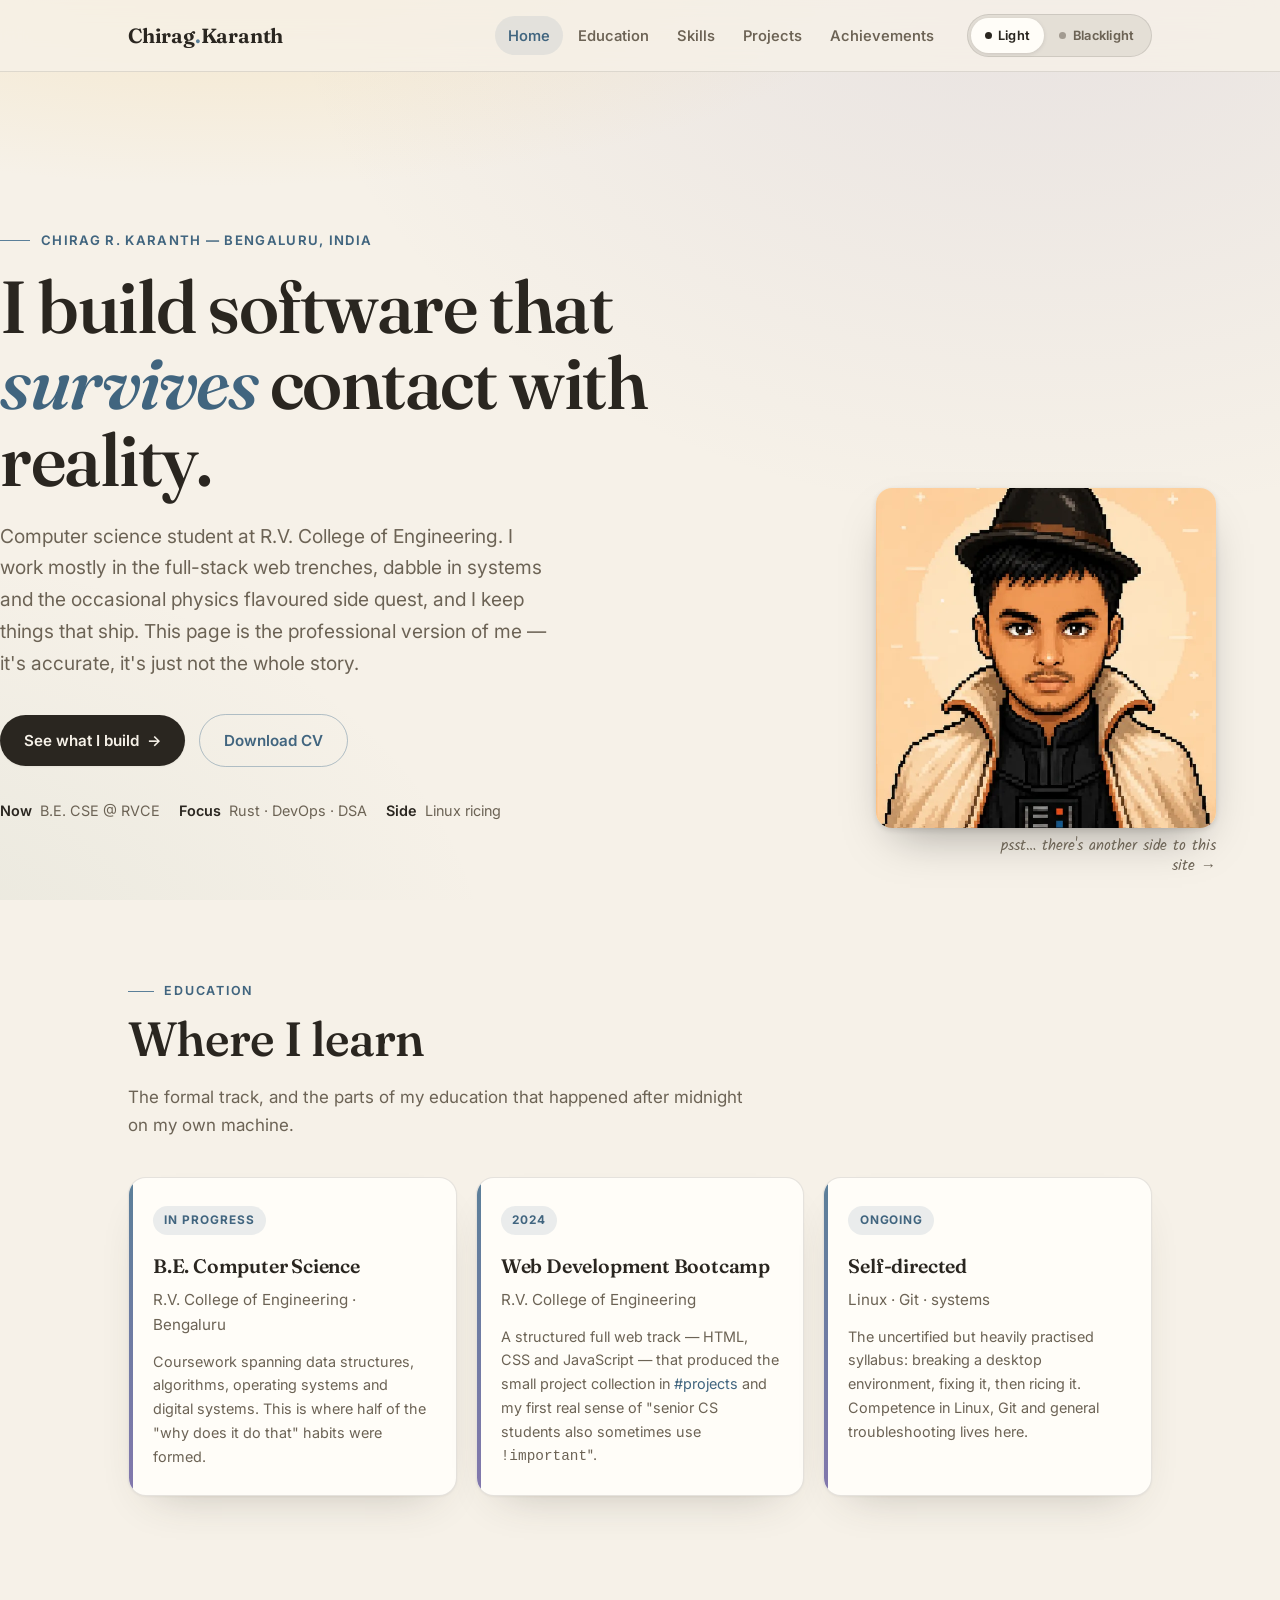
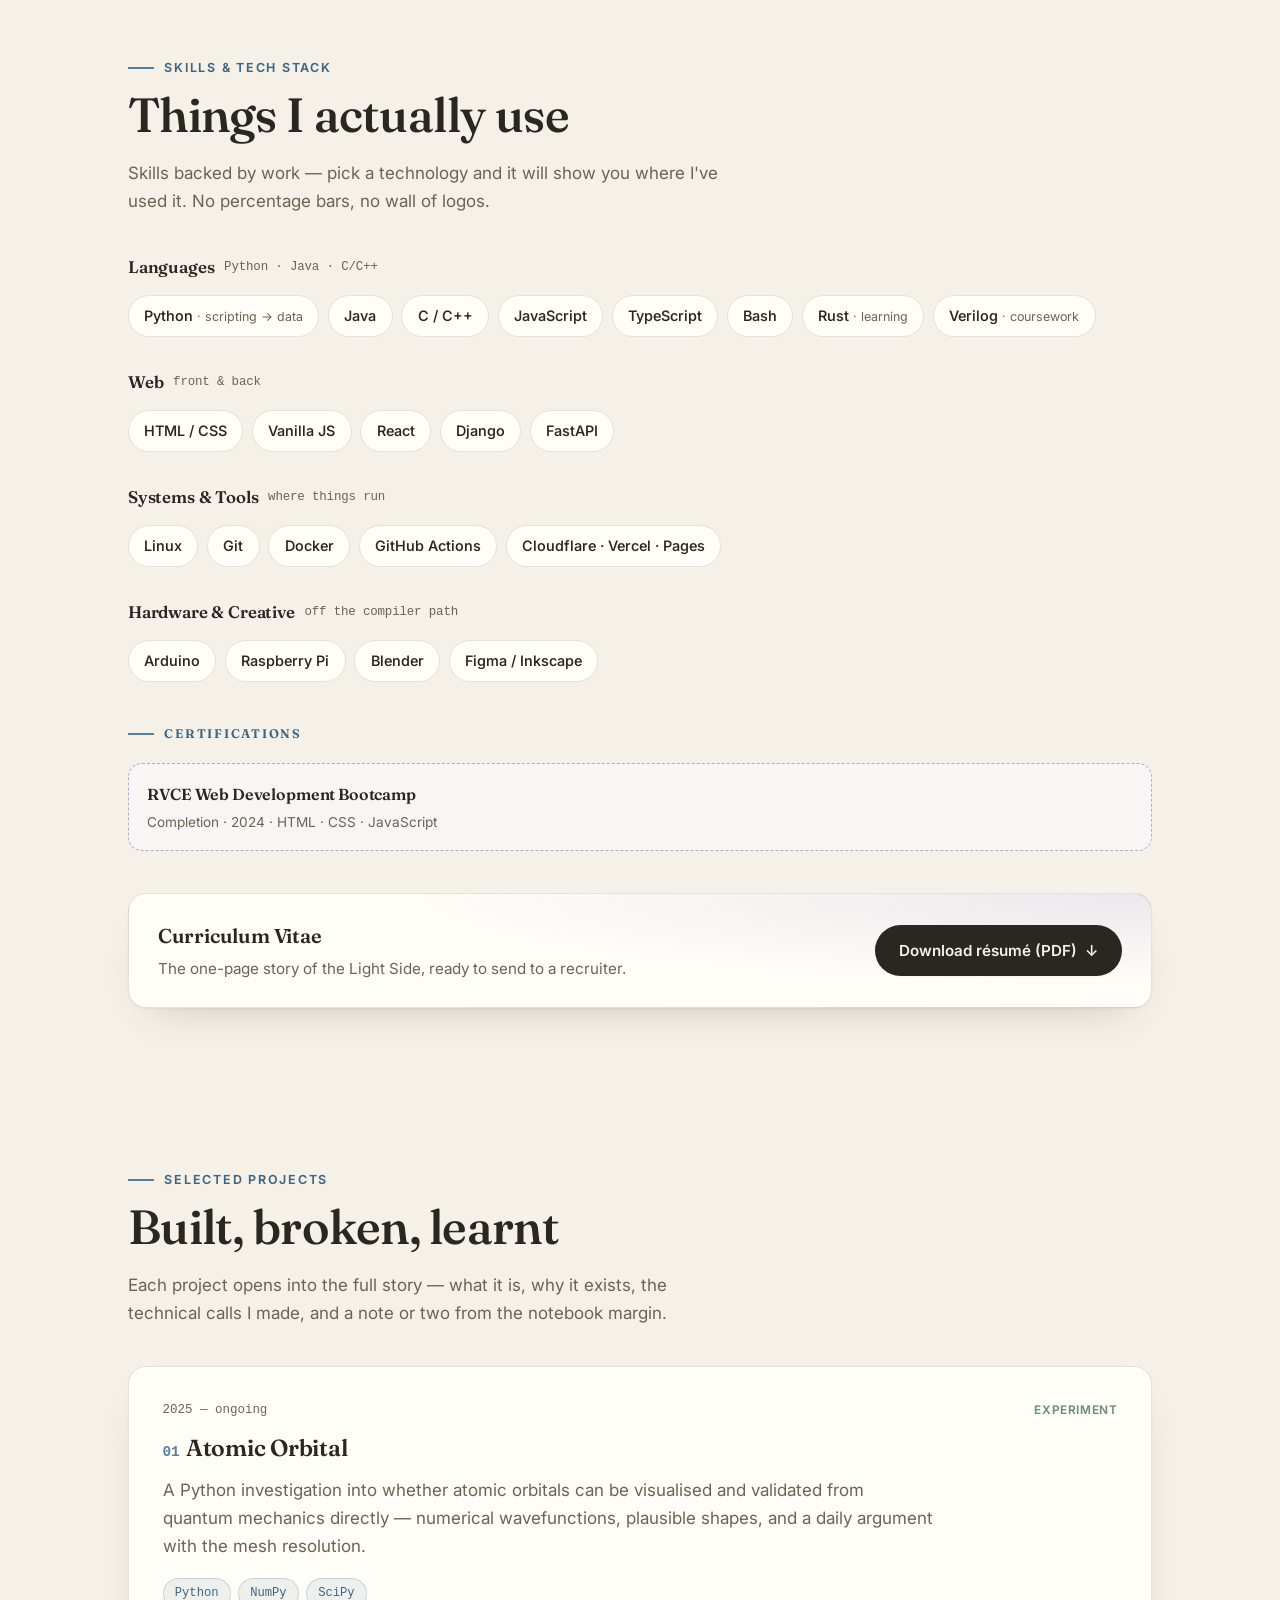
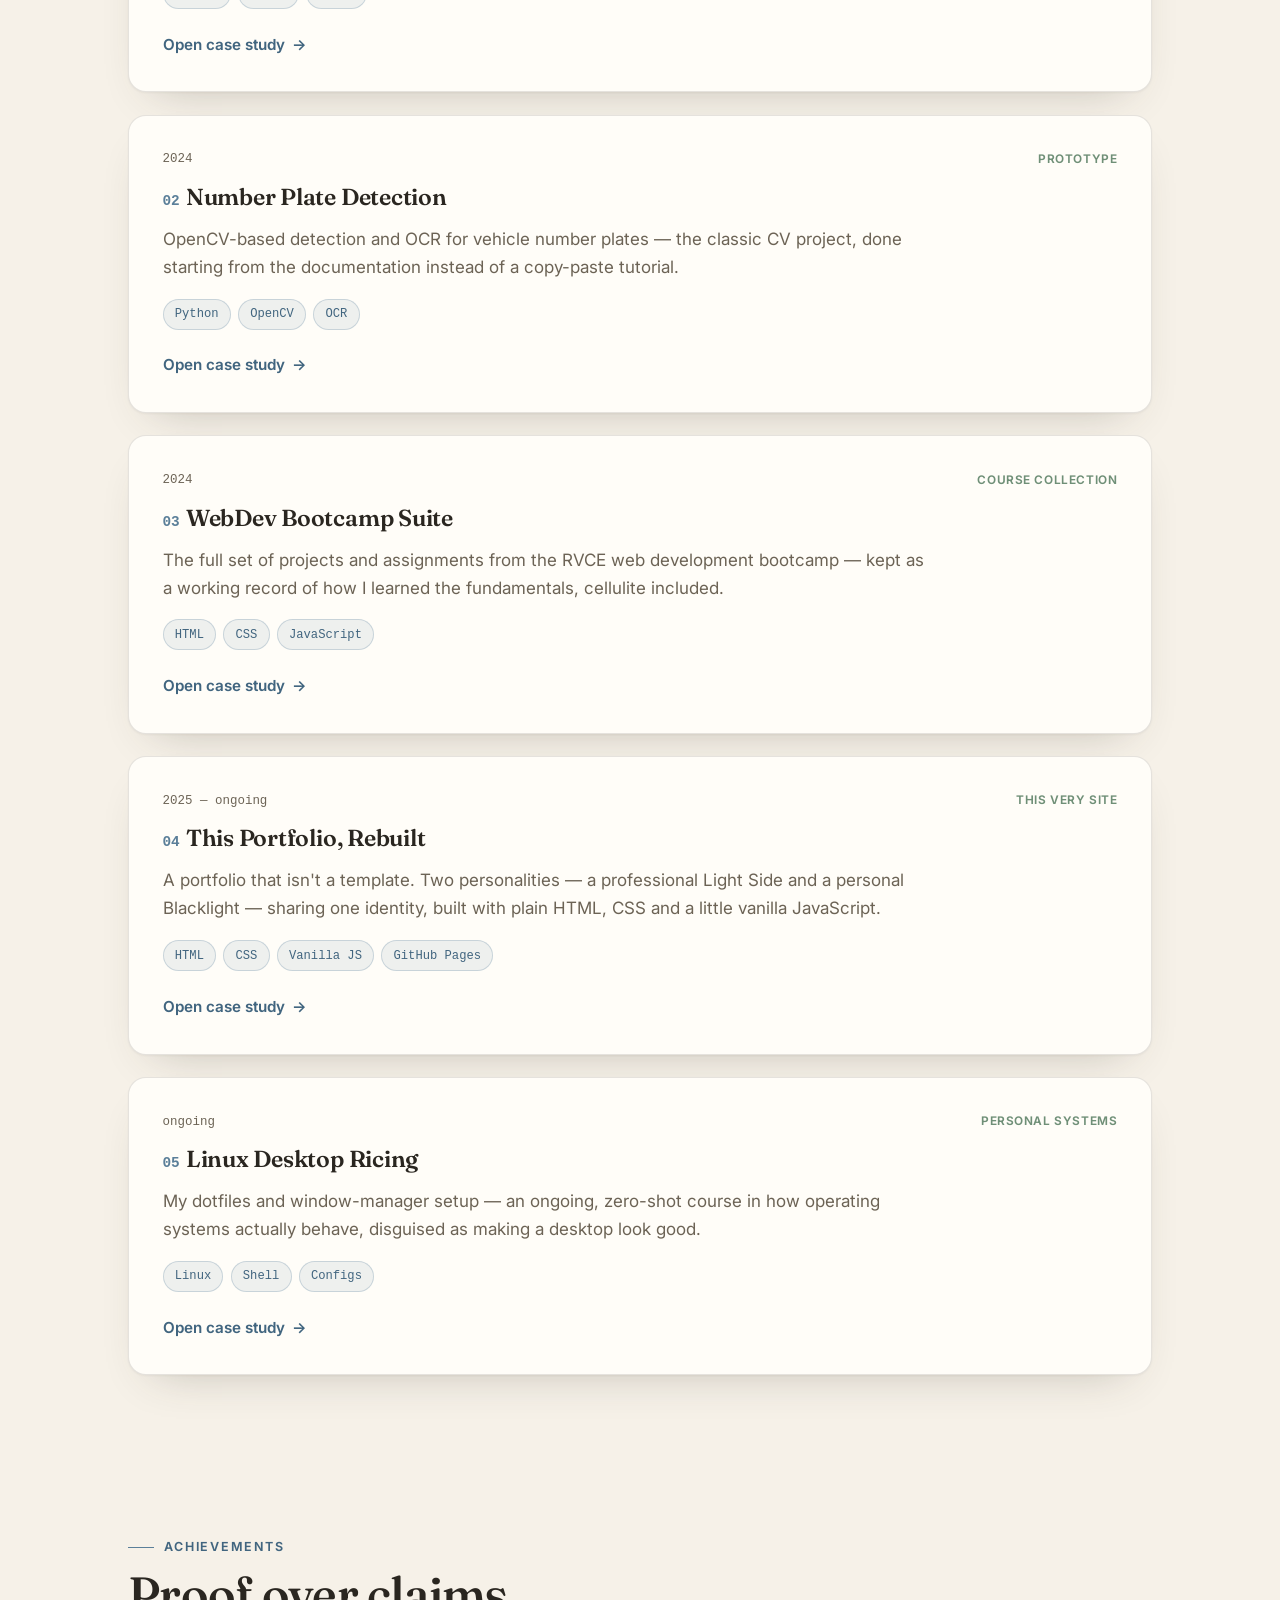
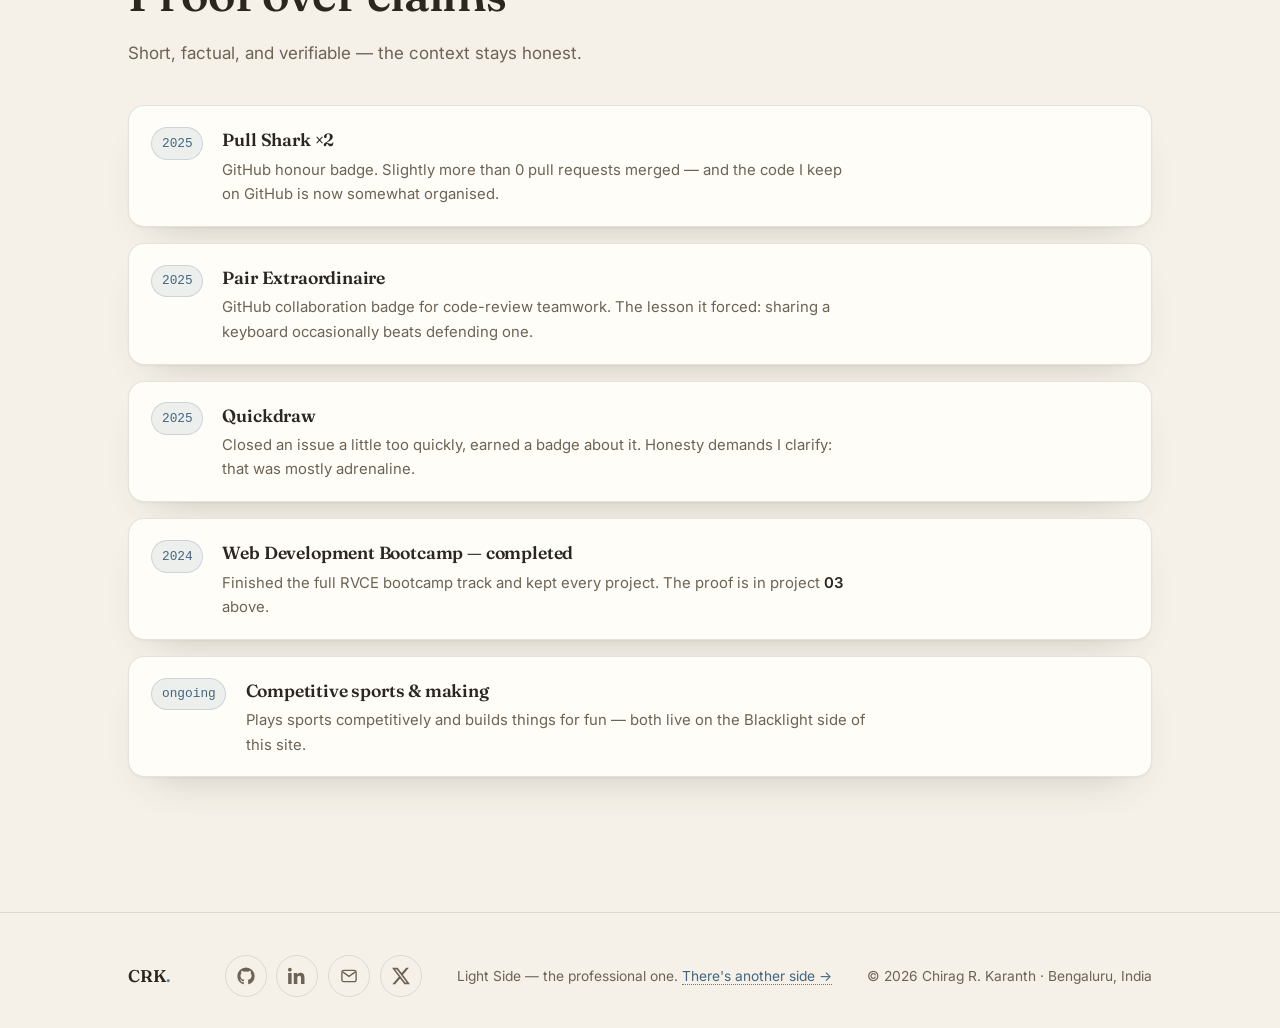
<file: index.html>
<!DOCTYPE html>
<html lang="en" data-side="light">
<head>
  <meta charset="UTF-8">
  <meta name="viewport" content="width=device-width, initial-scale=1.0">
  <title>Chirag R. Karanth — Software & Systems</title>
  <meta name="description" content="Chirag R. Karanth — computer science student and software builder in Bengaluru. Projects, skills, education and things I've actually shipped.">
  <meta name="color-scheme" content="light dark">
  <script>(function(){try{if(sessionStorage.getItem('side-arrive')==='1'){sessionStorage.removeItem('side-arrive');document.documentElement.classList.add('arriving');}}catch(e){}})();</script>
  <link rel="preconnect" href="https://fonts.googleapis.com">
  <link rel="preconnect" href="https://fonts.gstatic.com" crossorigin>
  <link href="https://fonts.googleapis.com/css2?family=Fraunces:opsz,wght@9..144,400;9..144,540;9..144,600&family=Inter:wght@400;500;560;600&family=Kalam:wght@400;700&display=swap" rel="stylesheet">
  <link rel="stylesheet" href="css/base.css">
  <link rel="stylesheet" href="css/light.css">
  <link rel="icon" href="data:image/svg+xml,%3Csvg xmlns='http://www.w3.org/2000/svg' viewBox='0 0 32 32'%3E%3Crect width='32' height='32' rx='8' fill='%23f6f1e8'/%3E%3Ctext x='16' y='22' font-family='Georgia' font-size='17' font-weight='bold' text-anchor='middle' fill='%235b7f99'%3EC%3C/text%3E%3C/svg%3E">
</head>
<body class="side-light">

  <a class="skip-link" href="#main">Skip to content</a>
  <div class="side-wash" id="side-wash" aria-hidden="true"></div>

  <header class="site-head">
    <div class="wrap head-inner">
      <a class="brand" href="#home">Chirag<span class="brand-dot">.</span>Karanth</a>
      <nav class="head-nav" aria-label="Primary">
        <ul>
          <li><a href="#home" aria-current="true">Home</a></li>
          <li><a href="#education">Education</a></li>
          <li><a href="#skills">Skills</a></li>
          <li><a href="#projects">Projects</a></li>
          <li><a href="#achievements">Achievements</a></li>
        </ul>
      </nav>
      <div class="side-switch" role="group" aria-label="Switch display side">
        <a class="side-switch-item" href="index.html" aria-current="true"><span class="sw-dot" aria-hidden="true"></span>Light</a>
        <a class="side-switch-item" href="blacklight.html" data-switch><span class="sw-dot" aria-hidden="true"></span>Blacklight</a>
      </div>
    </div>
  </header>

  <main id="main">

    <!-- ══════════ Home ══════════ -->
    <section class="hero" id="home">
      <div class="hero-copy rv in">
        <p class="hero-eyebrow">Chirag R. Karanth — Bengaluru, India</p>
        <h1>I build software that <em>survives</em> contact with reality.</h1>
        <p class="hero-sub">
          Computer science student at R.V. College of Engineering. I work mostly in the
          full-stack web trenches, dabble in systems and the occasional physics flavoured
          side quest, and I keep things that ship. This page is the professional version of
          me — it's accurate, it's just not the whole story.
        </p>
        <div class="hero-actions">
          <a class="btn" href="#projects">See what I build <span class="btn-arr">→</span></a>
          <a class="btn-ghost" href="assets/resume.pdf" download>Download CV</a>
        </div>
        <p class="hero-quick">
          <span><b>Now</b>&nbsp; B.E. CSE @ RVCE</span>
          <span><b>Focus</b>&nbsp; Rust · DevOps · DSA</span>
          <span><b>Side</b>&nbsp; Linux ricing</span>
        </p>
      </div>

      <div class="hero-visual rv in">
        <div class="hero-slot">
          <a class="tracker" id="side-tracker" href="blacklight.html" aria-label="Switch to the Blacklight side of this site">
            <img id="tracker-img" src="assets/portrait-light.webp" alt="Portrait of Chirag R. Karanth" width="680" height="756">
            <span class="tracker-cap">psst… there's another side to this site →</span>
          </a>
        </div>
      </div>
    </section>

    <!-- ══════════ Education ══════════ -->
    <section id="education" class="rv">
      <div class="wrap">
        <p class="sec-label">Education</p>
        <h2 class="sec-title">Where I learn</h2>
        <p class="sec-lead">The formal track, and the parts of my education that happened after midnight on my own machine.</p>

        <div class="edu-grid">
          <article class="edu">
            <span class="edu-line" aria-hidden="true"></span>
            <span class="edu-tag">in progress</span>
            <h3>B.E. Computer Science</h3>
            <p class="edu-place">R.V. College of Engineering · Bengaluru</p>
            <p class="edu-evidence">Coursework spanning data structures, algorithms, operating systems and digital systems. This is where half of the "why does it do that" habits were formed.</p>
          </article>

          <article class="edu">
            <span class="edu-line" aria-hidden="true"></span>
            <span class="edu-tag">2024</span>
            <h3>Web Development Bootcamp</h3>
            <p class="edu-place">R.V. College of Engineering</p>
            <p class="edu-evidence">A structured full web track — HTML, CSS and JavaScript — that produced the small project collection in <span>#projects</span> and my first real sense of "senior CS students also sometimes use <code>!important</code>".</p>
          </article>

          <article class="edu">
            <span class="edu-line" aria-hidden="true"></span>
            <span class="edu-tag">ongoing</span>
            <h3>Self-directed</h3>
            <p class="edu-place">Linux · Git · systems</p>
            <p class="edu-evidence">The uncertified but heavily practised syllabus: breaking a desktop environment, fixing it, then ricing it. Competence in Linux, Git and general troubleshooting lives here.</p>
          </article>
        </div>
      </div>
    </section>

    <!-- ══════════ Skills + Resume ══════════ -->
    <section id="skills" class="rv">
      <div class="wrap">
        <p class="sec-label">Skills &amp; Tech Stack</p>
        <h2 class="sec-title">Things I actually <span class="ms">use<svg class="ink ink-under" viewBox="0 0 120 22" aria-hidden="true"><path d="M6 16q30 9 60 -3t50 -6"/></svg></span></h2>
        <p class="sec-lead">Skills backed by work — pick a technology and it will show you where I've used it. No percentage bars, no wall of logos.</p>

        <div class="skill-group">
          <h3>Languages <span class="g-count">Python · Java · C/C++</span></h3>
          <div class="skill-chips">
            <button class="skill-chip" data-skill="python">Python <span class="chip-note">· scripting → data</span></button>
            <button class="skill-chip" data-skill="java">Java</button>
            <button class="skill-chip" data-skill="cpp">C / C++</button>
            <button class="skill-chip" data-skill="js">JavaScript</button>
            <button class="skill-chip" data-skill="ts">TypeScript</button>
            <button class="skill-chip" data-skill="bash">Bash</button>
            <button class="skill-chip" data-skill="rust">Rust <span class="chip-note">· learning</span></button>
            <button class="skill-chip" data-skill="verilog">Verilog <span class="chip-note">· coursework</span></button>
          </div>
        </div>

        <div class="skill-group">
          <h3>Web <span class="g-count">front &amp; back</span></h3>
          <div class="skill-chips">
            <button class="skill-chip" data-skill="htmlcss">HTML / CSS</button>
            <button class="skill-chip" data-skill="js">Vanilla JS</button>
            <button class="skill-chip" data-skill="react">React</button>
            <button class="skill-chip" data-skill="django">Django</button>
            <button class="skill-chip" data-skill="fastapi">FastAPI</button>
          </div>
        </div>

        <div class="skill-group">
          <h3>Systems &amp; Tools <span class="g-count">where things run</span></h3>
          <div class="skill-chips">
            <button class="skill-chip" data-skill="linux">Linux</button>
            <button class="skill-chip" data-skill="git">Git</button>
            <button class="skill-chip" data-skill="docker">Docker</button>
            <button class="skill-chip" data-skill="gha">GitHub Actions</button>
            <button class="skill-chip" data-skill="cloud">Cloudflare · Vercel · Pages</button>
          </div>
        </div>

        <div class="skill-group">
          <h3>Hardware &amp; Creative <span class="g-count">off the compiler path</span></h3>
          <div class="skill-chips">
            <button class="skill-chip" data-skill="arduino">Arduino</button>
            <button class="skill-chip" data-skill="raspi">Raspberry Pi</button>
            <button class="skill-chip" data-skill="blender">Blender</button>
            <button class="skill-chip" data-skill="figma">Figma / Inkscape</button>
          </div>
        </div>

        <div class="skill-evidence" id="skill-evidence" hidden>
          <h4 id="ev-title">Select a technology above</h4>
          <div class="ev-list" id="ev-list"></div>
        </div>

        <h3 class="sec-label" style="margin-top:2.6rem;">Certifications</h3>
        <div class="cert-grid">
          <a class="cert" href="https://github.com/Chirag-R-Karanth/WebDevBootcamp" target="_blank" rel="noopener">
            <h4>RVCE Web Development Bootcamp</h4>
            <p>Completion · 2024 · HTML · CSS · JavaScript</p>
          </a>
          <!-- Add more certifications here, e.g.
          <a class="cert" href="...">
            <h4>Name of certificate</h4>
            <p>Issuer · Year · relevance</p>
          </a>
          -->
        </div>

        <div class="resume-band">
          <div>
            <h3>Curriculum Vitae</h3>
            <p>The one-page story of the Light Side, ready to send to a recruiter.</p>
          </div>
          <a class="btn" style="margin-left:auto;" href="assets/resume.pdf" download>
            Download résumé (PDF) <span class="btn-arr">↓</span>
          </a>
        </div>
      </div>
    </section>

    <!-- ══════════ Projects ══════════ -->
    <section id="projects" class="rv">
      <div class="wrap">
        <p class="sec-label">Selected Projects</p>
        <h2 class="sec-title">Built, broken, learnt</h2>
        <p class="sec-lead">Each project opens into the full story — what it is, why it exists, the technical calls I made, and a note or two from the notebook margin.</p>

        <div class="projects-list">

          <article class="project" data-tech="python,numpy,scipy" data-keys="atomic orbital quantum">
            <div class="project-kicker">
              <span class="proj-year">2025 — ongoing</span>
              <span class="proj-status">experiment</span>
            </div>
            <h3><span class="proj-num">01</span>Atomic Orbital</h3>
            <p class="blurb">A Python investigation into whether atomic orbitals can be visualised and validated from quantum mechanics directly — numerical wavefunctions, plausible shapes, and a daily argument with the mesh resolution.</p>
            <div class="proj-tech"><span class="tech-tag">Python</span><span class="tech-tag">NumPy</span><span class="tech-tag">SciPy</span></div>
            <button class="project-open" type="button">Open case study <span class="btn-arr">→</span></button>

            <div class="project-detail" hidden>
              <div class="pd-block">
                <h4>What it is</h4>
                <p>A computational look at the hydrogen / orbital wavefunctions. It validates shape and energy predictions numerically rather than trusting a textbook figure — and renders them so the result is actually worth looking at.</p>
              </div>
              <div class="pd-block">
                <h4>Why it exists</h4>
                <p>The course material stopped at the equations. I wanted to see what they <em>looked</em> like, and to know whether I understood them well enough to implement them.</p>
              </div>
              <div class="pd-block">
                <h4>What I built</h4>
                <ul>
                  <li>A solver core for the wavefunction components.</li>
                  <li>Validation against known orbital results.</li>
                  <li>Render pipeline that turns the maths into something visual.</li>
                </ul>
              </div>
              <div class="pd-block">
                <h4>Technical decisions &amp; current state</h4>
                <p>Kept everything to <code>numpy</code>/<code>scipy</code> so the science stays obvious and the dependencies stay light. Still actively probing — readme honesty included.</p>
              </div>
              <div class="pd-notes">
                <button class="pd-notes-btn" type="button" aria-expanded="false">✎ the real story (field notes)</button>
                <div class="pd-notes-body">
                  <p>This started as "can I render the hydrogen wavefunction without completely losing it?" The repository description literally says <em>"to satisfy my ego"</em> and I am not removing that.</p>
                  <p>Lesson re-learnt: mesh density is a love-hate relationship, and always check your physical units before trusting a pretty picture.</p>
                </div>
              </div>
              <div class="pd-links">
                <a class="btn-ghost" href="https://github.com/Chirag-R-Karanth/Atomic_orbital" target="_blank" rel="noopener">GitHub ↪</a>
              </div>
            </div>
          </article>

          <article class="project" data-tech="python,opencv,ml" data-keys="number plate detection ocr">
            <div class="project-kicker">
              <span class="proj-year">2024</span>
              <span class="proj-status">prototype</span>
            </div>
            <h3><span class="proj-num">02</span>Number Plate Detection</h3>
            <p class="blurb">OpenCV-based detection and OCR for vehicle number plates — the classic CV project, done starting from the documentation instead of a copy-paste tutorial.</p>
            <div class="proj-tech"><span class="tech-tag">Python</span><span class="tech-tag">OpenCV</span><span class="tech-tag">OCR</span></div>
            <button class="project-open" type="button">Open case study <span class="btn-arr">→</span></button>

            <div class="project-detail" hidden>
              <div class="pd-block">
                <h4>What it is</h4>
                <p>Detects a plate region in a photo, isolates it, and runs OCR to pull the registration number. My first real computer-vision pipeline.</p>
              </div>
              <div class="pd-block">
                <h4>Why it exists</h4>
                <p>I wanted a project where the input is messy reality (bad angles, glare, Indian plates) rather than clean demo data.</p>
              </div>
              <div class="pd-block">
                <h4>What I built</h4>
                <ul>
                  <li>Contour-based plate localisation.</li>
                  <li>Preprocessing chain tuned for variable light and focus.</li>
                  <li>OCR post-processing to clean up misread characters.</li>
                </ul>
              </div>
              <div class="pd-block">
                <h4>Current state</h4>
                <p>Solid prototype. Works on bright, straight-on shots; still dreams of handling rain. A good exercise in knowing exactly where each stage loses accuracy.</p>
              </div>
              <div class="pd-notes">
                <button class="pd-notes-btn" type="button" aria-expanded="false">✎ the real story (field notes)</button>
                <div class="pd-notes-body">
                  <p>The first plate I ever pointed this at belonged to my own family's car. The results were… humbling. OCR on regional script variants remains a battle.</p>
                  <p>The best part of this project is that it taught me to debug by inspecting intermediate images instead of hoping.</p>
                </div>
              </div>
              <div class="pd-links">
                <a class="btn-ghost" href="https://github.com/Chirag-R-Karanth/Numberplatedetection" target="_blank" rel="noopener">GitHub ↪</a>
              </div>
            </div>
          </article>

          <article class="project" data-tech="htmlcss,js" data-keys="webdev bootcamp assignments">
            <div class="project-kicker">
              <span class="proj-year">2024</span>
              <span class="proj-status">course collection</span>
            </div>
            <h3><span class="proj-num">03</span>WebDev Bootcamp Suite</h3>
            <p class="blurb">The full set of projects and assignments from the RVCE web development bootcamp — kept as a working record of how I learned the fundamentals, cellulite included.</p>
            <div class="proj-tech"><span class="tech-tag">HTML</span><span class="tech-tag">CSS</span><span class="tech-tag">JavaScript</span></div>
            <button class="project-open" type="button">Open case study <span class="btn-arr">→</span></button>

            <div class="project-detail" hidden>
              <div class="pd-block">
                <h4>What it is</h4>
                <p>A repository collecting every bootcamp assignment — from "center this div" to a reasonably complete front-end piece.</p>
              </div>
              <div class="pd-block">
                <h4>Why it exists</h4>
                <p>Progress is much easier to believe when you can scroll through the evolution. Also — archiving bootcamp code is alarmingly easy to skip.</p>
              </div>
              <div class="pd-block">
                <h4>What it shows</h4>
                <ul>
                  <li>Clean semantic markup.</li>
                  <li>Progressive enhancement — it still works with JS off.</li>
                  <li>Reading documentation before cargo-culting Stack Overflow.</li>
                </ul>
              </div>
              <div class="pd-notes">
                <button class="pd-notes-btn" type="button" aria-expanded="false">✎ the real story (field notes)</button>
                <div class="pd-notes-body">
                  <p>All the classic beginner fears live in here — the "why won't this flex-col center" era, the box-shadow over-admin, the first time flexbox finally clicked.</p>
                </div>
              </div>
              <div class="pd-links">
                <a class="btn-ghost" href="https://github.com/Chirag-R-Karanth/WebDevBootcamp" target="_blank" rel="noopener">GitHub ↪</a>
              </div>
            </div>
          </article>

          <article class="project" data-tech="htmlcss,js,git" data-keys="portfolio dual personality light blacklight">
            <div class="project-kicker">
              <span class="proj-year">2025 — ongoing</span>
              <span class="proj-status">this very site</span>
            </div>
            <h3><span class="proj-num">04</span>This Portfolio, Rebuilt</h3>
            <p class="blurb">A portfolio that isn't a template. Two personalities — a professional Light Side and a personal Blacklight — sharing one identity, built with plain HTML, CSS and a little vanilla JavaScript.</p>
            <div class="proj-tech"><span class="tech-tag">HTML</span><span class="tech-tag">CSS</span><span class="tech-tag">Vanilla JS</span><span class="tech-tag">GitHub Pages</span></div>
            <button class="project-open" type="button">Open case study <span class="btn-arr">→</span></button>

            <div class="project-detail" hidden>
              <div class="pd-block">
                <h4>What it is / why it exists</h4>
                <p>The site you are reading. Built because "developer portfolio" templates all say the same five sentences, and I wanted mine to also be the thing I'm showing off.</p>
              </div>
              <div class="pd-block">
                <h4>What I built</h4>
                <ul>
                  <li>A dual-theme system (Light / Blacklight) from one shared base.</li>
                  <li>A photo map with clusters, drill-down and gallery views.</li>
                  <li>Handwritten annotation layer, expansion-everywhere interactions, zero build step.</li>
                </ul>
              </div>
              <div class="pd-block">
                <h4>Technical decisions</h4>
                <p>No framework — nothing to install, nothing to compile, easy to poke at. Everything from the design tokens to the map layers is vanilla.</p>
              </div>
              <div class="pd-links">
                <a class="btn-ghost" href="https://github.com/Chirag-R-Karanth/Chirag-R-Karanth.github.io" target="_blank" rel="noopener">GitHub ↪</a>
              </div>
            </div>
          </article>

          <article class="project" data-tech="linux,bash,shell" data-keys="linux ricing dotfiles desktop">
            <div class="project-kicker">
              <span class="proj-year">ongoing</span>
              <span class="proj-status">personal systems</span>
            </div>
            <h3><span class="proj-num">05</span>Linux Desktop Ricing</h3>
            <p class="blurb">My dotfiles and window-manager setup — an ongoing, zero-shot course in how operating systems actually behave, disguised as making a desktop look good.</p>
            <div class="proj-tech"><span class="tech-tag">Linux</span><span class="tech-tag">Shell</span><span class="tech-tag">Configs</span></div>
            <button class="project-open" type="button">Open case study <span class="btn-arr">→</span></button>

            <div class="project-detail" hidden>
              <div class="pd-block">
                <h4>What it is</h4>
                <p>A living repository of desktop configuration — window manager, status bars, terminal setup, scripts. Every file is a decision I made and documented by writing it.</p>
              </div>
              <div class="pd-block">
                <h4>Why it counts as a project</h4>
                <p>Ricing is secretly a systems course, just with better visuals: process management, X / Wayland, daemons, autostarts, and the eternal "why does this config not load" loop.</p>
              </div>
              <div class="pd-block">
                <h4>What it teaches</h4>
                <ul>
                  <li>Reading documentation and man pages for fun.</li>
                  <li>Debugging configs by careful elimination.</li>
                  <li>Never trusting a setup script you don't understand.</li>
                </ul>
              </div>
              <div class="pd-notes">
                <button class="pd-notes-btn" type="button" aria-expanded="false">✎ the real story (field notes)</button>
                <div class="pd-notes-body">
                  <p>There is a 3 AM window-manager rabbit hole, and I have fallen into it multiple times. Worth noting that the Blacklight side of this site and the ricing sessions share a timezone: after midnight.</p>
                </div>
              </div>
            </div>
          </article>

        </div>
      </div>
    </section>

    <!-- ══════════ Achievements ══════════ -->
    <section id="achievements" class="rv">
      <div class="wrap">
        <p class="sec-label">Achievements</p>
        <h2 class="sec-title">
          Proof over <span class="ms">claims<svg class="ink ink-ring" viewBox="0 0 120 120" aria-hidden="true"><path class="ink-ring" d="M60 8a52 52 0 1 0 0 104a52 52 0 0 0 0 -104"/><path d="M60 26a34 34 0 1 0 0 68a34 34 0 0 0 0 -68"/></svg></span>
        </h2>
        <p class="sec-lead">Short, factual, and verifiable — the context stays honest.</p>

        <div class="ach-list">
          <div class="ach">
            <span class="ach-year">2025</span>
            <div>
              <h3>Pull Shark ×2</h3>
              <p>GitHub honour badge. Slightly more than 0 pull requests merged — and the code I keep on GitHub is now somewhat organised.</p>
            </div>
          </div>
          <div class="ach">
            <span class="ach-year">2025</span>
            <div>
              <h3>Pair Extraordinaire</h3>
              <p>GitHub collaboration badge for code-review teamwork. The lesson it forced: sharing a keyboard occasionally beats defending one.</p>
            </div>
          </div>
          <div class="ach">
            <span class="ach-year">2025</span>
            <div>
              <h3>Quickdraw</h3>
              <p>Closed an issue a little too quickly, earned a badge about it. Honesty demands I clarify: that was mostly adrenaline.</p>
            </div>
          </div>
          <div class="ach">
            <span class="ach-year">2024</span>
            <div>
              <h3>Web Development Bootcamp — completed</h3>
              <p>Finished the full RVCE bootcamp track and kept every project. The proof is in project <b>03</b> above.</p>
            </div>
          </div>
          <div class="ach">
            <span class="ach-year">ongoing</span>
            <div>
              <h3>Competitive sports &amp; making</h3>
              <p>Plays sports competitively and builds things for fun — both live on the Blacklight side of this site.</p>
            </div>
          </div>
        </div>
      </div>
    </section>

  </main>

  <footer class="foot">
    <div class="wrap foot-inner">
      <p class="foot-brand">CRK<span style="color:var(--accent)">.</span></p>
      <div class="foot-social">
        <a href="https://github.com/Chirag-R-Karanth" target="_blank" rel="noopener" aria-label="GitHub">
          <svg viewBox="0 0 24 24" fill="currentColor" aria-hidden="true"><path d="M12 .5A11.5 11.5 0 0 0 .5 12a11.5 11.5 0 0 0 7.86 10.92c.58.1.79-.25.79-.56v-2c-3.2.7-3.87-1.54-3.87-1.54-.53-1.33-1.28-1.69-1.28-1.69-1.05-.72.08-.7.08-.7 1.16.08 1.77 1.19 1.77 1.19 1.03 1.77 2.7 1.26 3.36.96.1-.75.4-1.26.73-1.55-2.56-.29-5.25-1.28-5.25-5.7 0-1.26.45-2.29 1.19-3.1-.12-.29-.52-1.46.11-3.05 0 0 .97-.31 3.18 1.18a11 11 0 0 1 5.79 0c2.2-1.49 3.17-1.18 3.17-1.18.63 1.59.23 2.76.11 3.05.74.81 1.19 1.84 1.19 3.1 0 4.43-2.7 5.4-5.27 5.69.41.36.78 1.06.78 2.14v3.17c0 .31.21.67.8.56A11.5 11.5 0 0 0 23.5 12 11.5 11.5 0 0 0 12 .5Z"/></svg>
        </a>
        <a href="https://www.linkedin.com/in/chiragrkaranth" target="_blank" rel="noopener" aria-label="LinkedIn">
          <svg viewBox="0 0 24 24" fill="currentColor" aria-hidden="true"><path d="M4.98 3.5C4.98 4.88 3.87 6 2.5 6S0 4.88 0 3.5 1.12 1 2.5 1s2.48 1.12 2.48 2.5ZM.2 8h4.6v14.5H.2V8Zm7.5 0h4.4v2h.06c.61-1.16 2.1-2.38 4.33-2.38 4.63 0 5.49 3.05 5.49 7.01v7.87h-4.6v-6.98c0-1.66-.03-3.8-2.31-3.8-2.32 0-2.67 1.81-2.67 3.68v7.1H7.7V8Z"/></svg>
        </a>
        <a href="mailto:hello@chiragrkaranth.com" aria-label="Email">
          <svg viewBox="0 0 24 24" fill="none" stroke="currentColor" stroke-width="1.8" aria-hidden="true"><rect x="2.5" y="4.5" width="19" height="15" rx="2.5"/><path d="m3.5 6.5 8.5 6 8.5-6"/></svg>
        </a>
        <a href="https://x.com/" target="_blank" rel="noopener" aria-label="X (Twitter)">
          <svg viewBox="0 0 24 24" fill="currentColor" aria-hidden="true"><path d="M18.9 1.15h3.68l-8.04 9.19L24 22.85h-7.41l-5.8-7.58-6.64 7.58H.47l8.6-9.83L0 1.15h7.59l5.24 6.93 6.07-6.93Zm-1.29 19.5h2.04L6.49 3.24H4.3l13.31 17.41Z"/></svg>
        </a>
      </div>
      <p class="foot-note">Light Side — the professional one. <a href="blacklight.html" style="color:var(--accent-ink);border-bottom:1px dotted var(--accent);">There's another side →</a></p>
      <p class="foot-note">© <span id="year">2026</span> Chirag R. Karanth · Bengaluru, India</p>
    </div>
  </footer>

  <div class="ink-veil" id="ink-veil" aria-hidden="true" hidden></div>

  <dialog class="dialog" id="project-dialog" aria-labelledby="pd-title">
    <div class="dialog-panel">
      <div class="dialog-head">
        <div>
          <div class="sec-label">Case study</div>
          <h3 id="pd-title"></h3>
        </div>
        <button class="dialog-close" type="button" aria-label="Close">✕</button>
      </div>
      <div class="dialog-body" id="pd-body"></div>
    </div>
  </dialog>

  <script src="js/data.js" defer></script>
  <script src="js/main.js" defer></script>
  <script src="js/archives.js" defer></script>
  <script src="js/photography.js" defer></script>
</body>
</html>
</file>
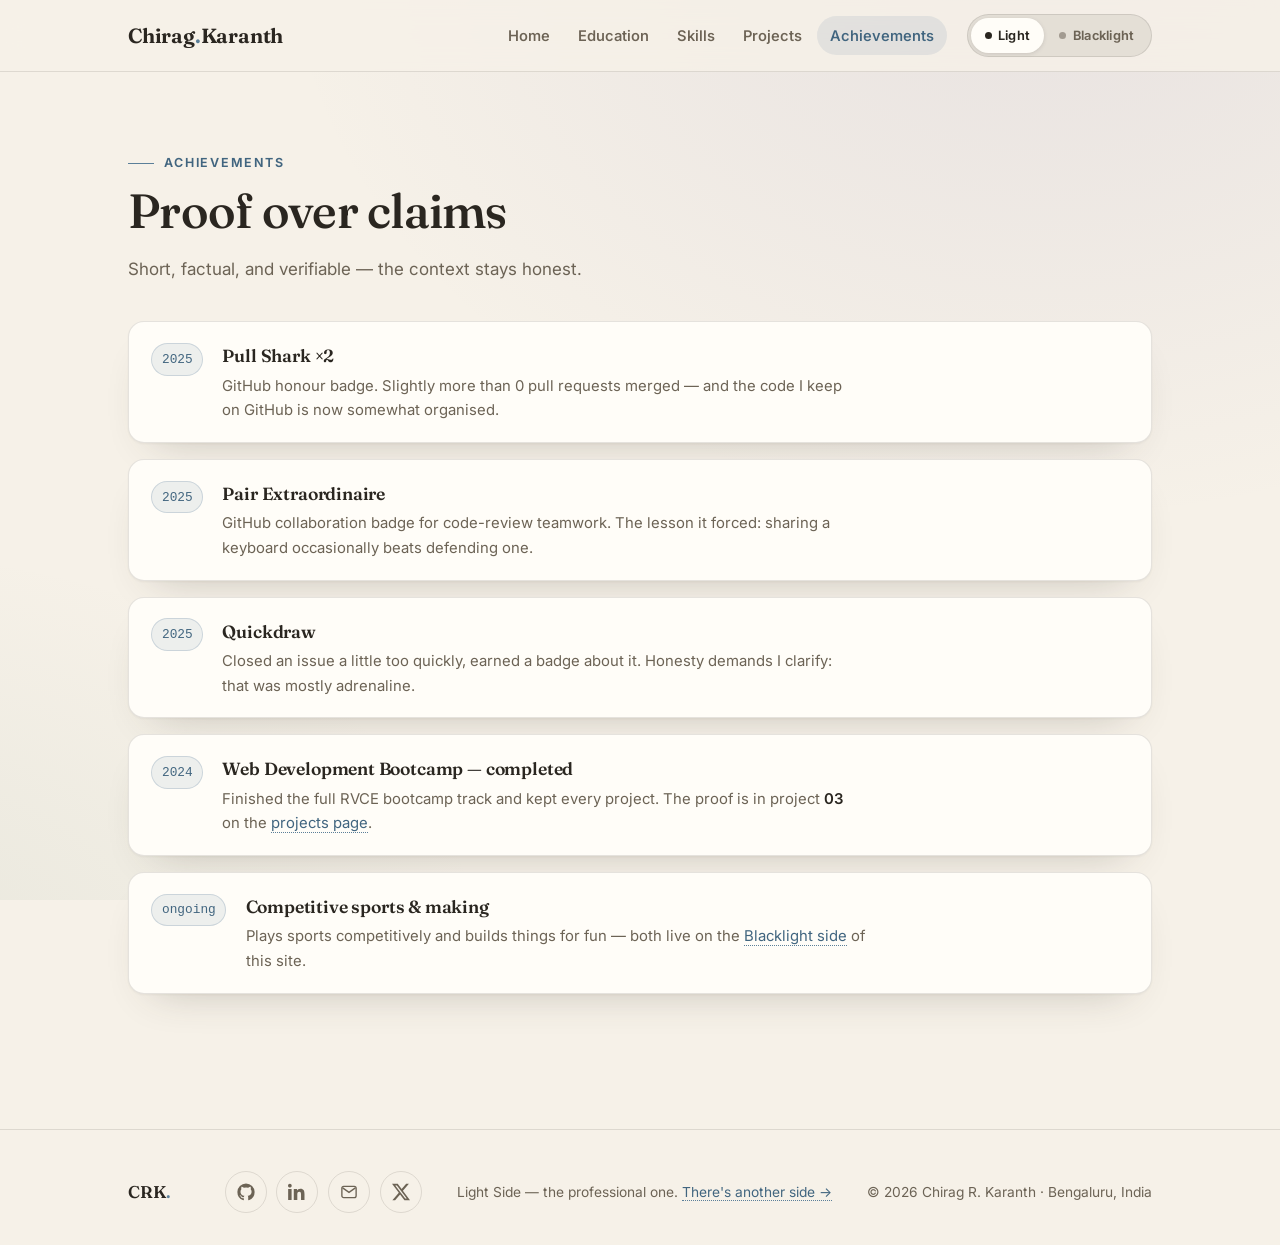
<file: achievements.html>
<!DOCTYPE html>
<html lang="en" data-side="light">
<head>
  <meta charset="UTF-8">
  <meta name="viewport" content="width=device-width, initial-scale=1.0">
  <title>Achievements | Chirag R. Karanth</title>
  <meta name="description" content="Proof over claims — the short, factual, verifiable achievements of Chirag R. Karanth: GitHub honours, bootcamp completion and competitive sports.">
  <meta name="color-scheme" content="light dark">
  <script>(function(){try{if(sessionStorage.getItem('side-arrive')==='1'){sessionStorage.removeItem('side-arrive');document.documentElement.classList.add('arriving');}}catch(e){}document.documentElement.classList.add('js');})();</script>
  <link rel="preconnect" href="https://fonts.googleapis.com">
  <link rel="preconnect" href="https://fonts.gstatic.com" crossorigin>
  <link href="https://fonts.googleapis.com/css2?family=Fraunces:opsz,wght@9..144,400;9..144,540;9..144,600&family=Inter:wght@400;500;560;600&family=Kalam:wght@400;700&display=swap" rel="stylesheet">
  <link rel="stylesheet" href="css/base.css">
  <link rel="stylesheet" href="css/light.css">
  <link rel="icon" href="data:image/svg+xml,%3Csvg xmlns='http://www.w3.org/2000/svg' viewBox='0 0 32 32'%3E%3Crect width='32' height='32' rx='8' fill='%23f6f1e8'/%3E%3Ctext x='16' y='22' font-family='Georgia' font-size='17' font-weight='bold' text-anchor='middle' fill='%235b7f99'%3EC%3C/text%3E%3C/svg%3E">
</head>
<body class="side-light">

  <a class="skip-link" href="#main">Skip to content</a>
  <div class="side-wash" id="side-wash" aria-hidden="true"></div>

  <header class="site-head">
    <div class="wrap head-inner">
      <a class="brand" href="index.html">Chirag<span class="brand-dot">.</span>Karanth</a>
      <nav class="head-nav" aria-label="Primary">
        <ul>
          <li><a href="index.html">Home</a></li>
          <li><a href="education.html">Education</a></li>
          <li><a href="skills.html">Skills</a></li>
          <li><a href="projects.html">Projects</a></li>
          <li><a href="achievements.html" aria-current="true">Achievements</a></li>
        </ul>
      </nav>
      <div class="side-switch" role="group" aria-label="Switch display side">
        <a class="side-switch-item" href="index.html" aria-current="true"><span class="sw-dot" aria-hidden="true"></span>Light</a>
        <a class="side-switch-item" href="blacklight.html" data-switch><span class="sw-dot" aria-hidden="true"></span>Blacklight</a>
      </div>
    </div>
  </header>

  <main id="main">

    <!-- ══════════ Achievements ══════════ -->
    <section id="achievements" class="rv">
      <div class="wrap">
        <p class="sec-label">Achievements</p>
        <h2 class="sec-title">
          Proof over <span class="ms">claims<svg class="ink ink-ring" viewBox="0 0 120 120" aria-hidden="true"><path class="ink-ring" d="M60 8a52 52 0 1 0 0 104a52 52 0 0 0 0 -104"/><path d="M60 26a34 34 0 1 0 0 68a34 34 0 0 0 0 -68"/></svg></span>
        </h2>
        <p class="sec-lead">Short, factual, and verifiable — the context stays honest.</p>

        <div class="ach-list">
          <div class="ach">
            <span class="ach-year">2025</span>
            <div>
              <h3>Pull Shark ×2</h3>
              <p>GitHub honour badge. Slightly more than 0 pull requests merged — and the code I keep on GitHub is now somewhat organised.</p>
            </div>
          </div>
          <div class="ach">
            <span class="ach-year">2025</span>
            <div>
              <h3>Pair Extraordinaire</h3>
              <p>GitHub collaboration badge for code-review teamwork. The lesson it forced: sharing a keyboard occasionally beats defending one.</p>
            </div>
          </div>
          <div class="ach">
            <span class="ach-year">2025</span>
            <div>
              <h3>Quickdraw</h3>
              <p>Closed an issue a little too quickly, earned a badge about it. Honesty demands I clarify: that was mostly adrenaline.</p>
            </div>
          </div>
          <div class="ach">
            <span class="ach-year">2024</span>
            <div>
              <h3>Web Development Bootcamp — completed</h3>
              <p>Finished the full RVCE bootcamp track and kept every project. The proof is in project <b>03</b> on the <a href="projects.html">projects page</a>.</p>
            </div>
          </div>
          <div class="ach">
            <span class="ach-year">ongoing</span>
            <div>
              <h3>Competitive sports &amp; making</h3>
              <p>Plays sports competitively and builds things for fun — both live on the <a href="blacklight.html">Blacklight side</a> of this site.</p>
            </div>
          </div>
        </div>
      </div>
    </section>

  </main>

  <footer class="foot">
    <div class="wrap foot-inner">
      <p class="foot-brand">CRK<span style="color:var(--accent)">.</span></p>
      <div class="foot-social">
        <a href="https://github.com/Chirag-R-Karanth" target="_blank" rel="noopener" aria-label="GitHub">
          <svg viewBox="0 0 24 24" fill="currentColor" aria-hidden="true"><path d="M12 .5A11.5 11.5 0 0 0 .5 12a11.5 11.5 0 0 0 7.86 10.92c.58.1.79-.25.79-.56v-2c-3.2.7-3.87-1.54-3.87-1.54-.53-1.33-1.28-1.69-1.28-1.69-1.05-.72.08-.7.08-.7 1.16.08 1.77 1.19 1.77 1.19 1.03 1.77 2.7 1.26 3.36.96.1-.75.4-1.26.73-1.55-2.56-.29-5.25-1.28-5.25-5.7 0-1.26.45-2.29 1.19-3.1-.12-.29-.52-1.46.11-3.05 0 0 .97-.31 3.18 1.18a11 11 0 0 1 5.79 0c2.2-1.49 3.17-1.18 3.17-1.18.63 1.59.23 2.76.11 3.05.74.81 1.19 1.84 1.19 3.1 0 4.43-2.7 5.4-5.27 5.69.41.36.78 1.06.78 2.14v3.17c0 .31.21.67.8.56A11.5 11.5 0 0 0 23.5 12 11.5 11.5 0 0 0 12 .5Z"/></svg>
        </a>
        <a href="https://www.linkedin.com/in/chiragrkaranth" target="_blank" rel="noopener" aria-label="LinkedIn">
          <svg viewBox="0 0 24 24" fill="currentColor" aria-hidden="true"><path d="M4.98 3.5C4.98 4.88 3.87 6 2.5 6S0 4.88 0 3.5 1.12 1 2.5 1s2.48 1.12 2.48 2.5ZM.2 8h4.6v14.5H.2V8Zm7.5 0h4.4v2h.06c.61-1.16 2.1-2.38 4.33-2.38 4.63 0 5.49 3.05 5.49 7.01v7.87h-4.6v-6.98c0-1.66-.03-3.8-2.31-3.8-2.32 0-2.67 1.81-2.67 3.68v7.1H7.7V8Z"/></svg>
        </a>
        <a href="mailto:hello@chiragrkaranth.com" aria-label="Email">
          <svg viewBox="0 0 24 24" fill="none" stroke="currentColor" stroke-width="1.8" aria-hidden="true"><rect x="2.5" y="4.5" width="19" height="15" rx="2.5"/><path d="m3.5 6.5 8.5 6 8.5-6"/></svg>
        </a>
        <a href="https://x.com/" target="_blank" rel="noopener" aria-label="X (Twitter)">
          <svg viewBox="0 0 24 24" fill="currentColor" aria-hidden="true"><path d="M18.9 1.15h3.68l-8.04 9.19L24 22.85h-7.41l-5.8-7.58-6.64 7.58H.47l8.6-9.83L0 1.15h7.59l5.24 6.93 6.07-6.93Zm-1.29 19.5h2.04L6.49 3.24H4.3l13.31 17.41Z"/></svg>
        </a>
      </div>
      <p class="foot-note">Light Side — the professional one. <a href="blacklight.html" style="color:var(--accent-ink);border-bottom:1px dotted var(--accent);">There's another side →</a></p>
      <p class="foot-note">© <span id="year">2026</span> Chirag R. Karanth · Bengaluru, India</p>
    </div>
  </footer>

  <div class="ink-veil" id="ink-veil" aria-hidden="true" hidden></div>

  <script src="js/hyperspace.js" defer></script>
  <script src="js/main.js" defer></script>
</body>
</html>
</file>
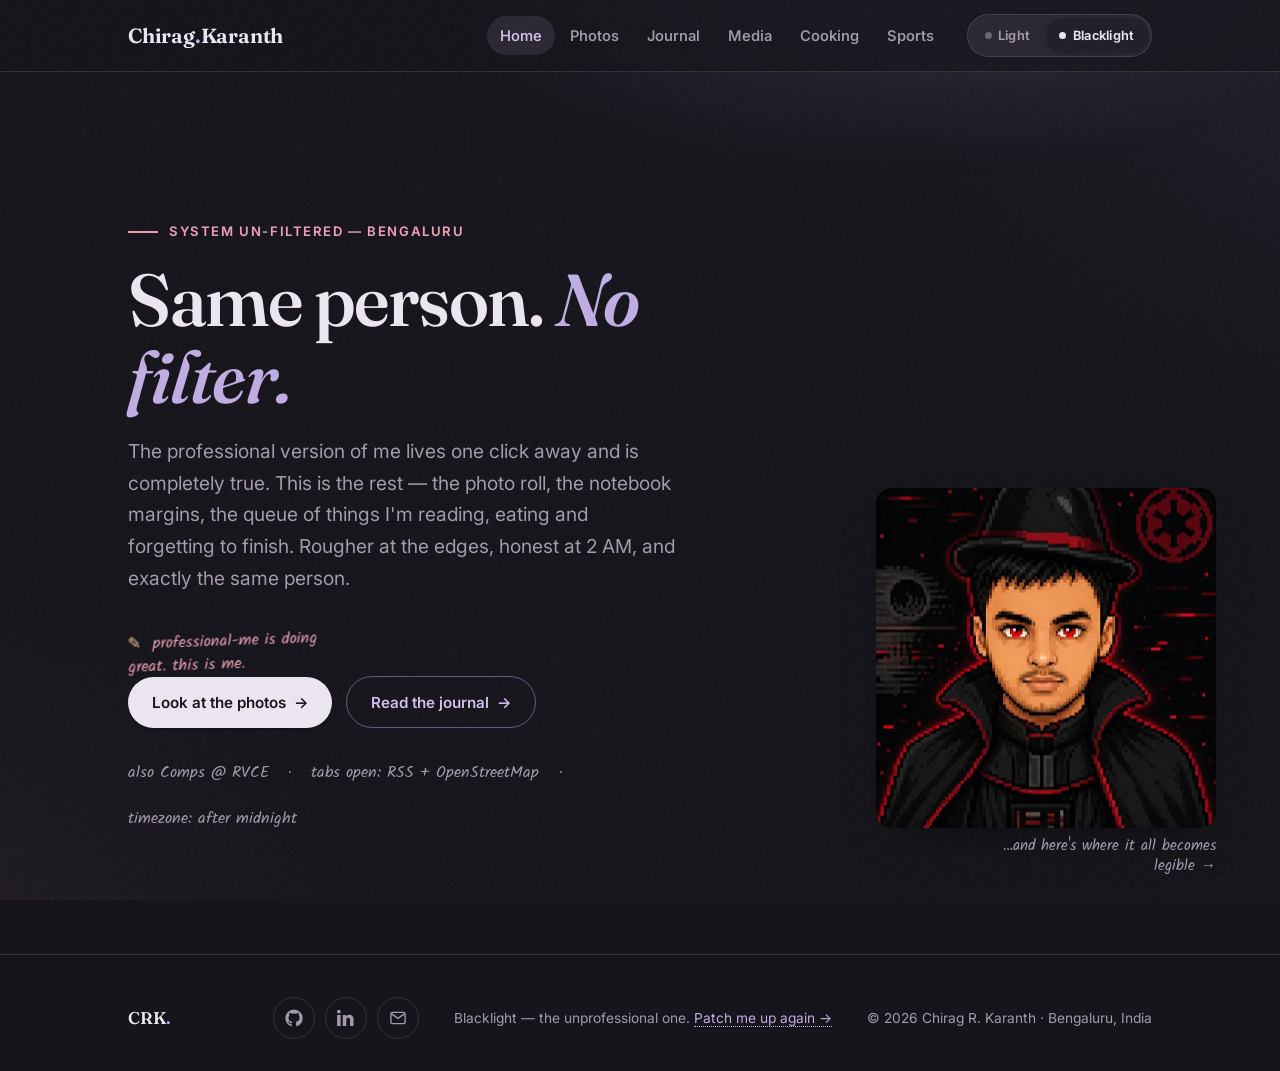
<file: blacklight.html>
<!DOCTYPE html>
<html lang="en" data-side="blacklight">
<head>
  <meta charset="UTF-8">
  <meta name="viewport" content="width=device-width, initial-scale=1.0">
  <title>Chirag R. Karanth — The Unfiltered Version</title>
  <meta name="description" content="The personal side of Chirag R. Karanth — photography and a photo map, a journal, a media archive, cooking and sports.">
  <meta name="color-scheme" content="dark">
  <script>(function(){try{if(sessionStorage.getItem('side-arrive')==='1'){sessionStorage.removeItem('side-arrive');document.documentElement.classList.add('arriving');}}catch(e){}document.documentElement.classList.add('js');})();</script>
  <link rel="preconnect" href="https://fonts.googleapis.com">
  <link rel="preconnect" href="https://fonts.gstatic.com" crossorigin>
  <link href="https://fonts.googleapis.com/css2?family=Fraunces:opsz,wght@9..144,400;9..144,540;9..144,600&family=Inter:wght@400;500;560;600&family=Kalam:wght@400;700&display=swap" rel="stylesheet">
  <link rel="stylesheet" href="css/base.css">
  <link rel="stylesheet" href="css/blacklight.css">
  <link rel="icon" href="data:image/svg+xml,%3Csvg xmlns='http://www.w3.org/2000/svg' viewBox='0 0 32 32'%3E%3Crect width='32' height='32' rx='8' fill='%2316151b'/%3E%3Ctext x='16' y='22' font-family='Georgia' font-size='17' font-weight='bold' text-anchor='middle' fill='%23c0ade4'%3EC%3C/text%3E%3C/svg%3E">
</head>
<body class="side-blacklight">

  <a class="skip-link" href="#main">Skip to content</a>
  <div class="side-wash" id="side-wash" aria-hidden="true"></div>

  <header class="site-head">
    <div class="wrap head-inner">
      <a class="brand" href="blacklight.html">Chirag<span class="brand-dot">.</span>Karanth</a>
      <nav class="head-nav" aria-label="Primary">
        <ul>
          <li><a href="blacklight.html" aria-current="true">Home</a></li>
          <li><a href="photography.html">Photos</a></li>
          <li><a href="blog.html">Journal</a></li>
          <li><a href="media.html">Media</a></li>
          <li><a href="cooking.html">Cooking</a></li>
          <li><a href="sports.html">Sports</a></li>
        </ul>
      </nav>
      <div class="side-switch" role="group" aria-label="Switch display side">
        <a class="side-switch-item" href="index.html" data-switch><span class="sw-dot" aria-hidden="true"></span>Light</a>
        <a class="side-switch-item" href="blacklight.html" aria-current="true"><span class="sw-dot" aria-hidden="true"></span>Blacklight</a>
      </div>
    </div>
  </header>

  <main id="main">

    <!-- ══════════ Home ══════════ -->
    <section class="hero wrap" id="home">
      <div class="hero-copy">
        <p class="hero-eyebrow">system un-filtered — Bengaluru</p>
        <h1>Same person. <em>No filter.</em></h1>
        <p class="hero-sub">
          The professional version of me lives one click away and is completely true. This is the rest — the photo roll,
          the notebook margins, the queue of things I'm reading, eating and forgetting to finish. Rougher at the edges,
          honest at 2 AM, and exactly the same person.
        </p>
        <div class="marginnote" style="left:auto; right:auto; top:auto; position:relative; transform:rotate(-2deg);">
          <span class="tick">✎</span> professional-me is doing great. this is me.
        </div>
        <div class="hero-actions">
          <a class="btn" href="photography.html">Look at the photos <span class="btn-arr">→</span></a>
          <a class="btn-ghost" href="blog.html">Read the journal <span class="btn-arr">→</span></a>
        </div>
        <p class="hero-quick hand" style="color:var(--muted); margin-top:2rem; font-size:1rem; display:flex; gap:1.2rem; flex-wrap:wrap;">
          <span>also Comps @ RVCE</span><span>·</span><span>tabs open: RSS + OpenStreetMap</span><span>·</span><span>timezone: after midnight</span>
        </p>
      </div>

      <div class="hero-visual">
        <div class="hero-slot">
          <a class="tracker" id="side-tracker" href="index.html" aria-label="Switch to the Light side of this site">
            <img id="tracker-img" src="assets/portrait-dark.webp" alt="Portrait of Chirag R. Karanth, taken in warm light" width="680" height="756">
            <span class="tracker-cap" style="color:var(--muted);">…and here's where it all becomes legible →</span>
          </a>
        </div>
        <svg class="doodle" style="top:76%; left:-4%; width:120px; height:60px;" viewBox="0 0 120 60" aria-hidden="true">
          <path d="M4 30 Q 40 8 78 24 T 118 18 M78 24 l-14 -12 M78 24 l-8 14"/>
        </svg>
      </div>
    </section>

  </main>

  <footer class="foot">
    <div class="wrap foot-inner">
      <p class="foot-brand">CRK<span style="color:var(--accent)">.</span></p>
      <div class="foot-social">
        <a href="https://github.com/Chirag-R-Karanth" target="_blank" rel="noopener" aria-label="GitHub">
          <svg viewBox="0 0 24 24" fill="currentColor" aria-hidden="true"><path d="M12 .5A11.5 11.5 0 0 0 .5 12a11.5 11.5 0 0 0 7.86 10.92c.58.1.79-.25.79-.56v-2c-3.2.7-3.87-1.54-3.87-1.54-.53-1.33-1.28-1.69-1.28-1.69-1.05-.72.08-.7.08-.7 1.16.08 1.77 1.19 1.77 1.19 1.03 1.77 2.7 1.26 3.36.96.1-.75.4-1.26.73-1.55-2.56-.29-5.25-1.28-5.25-5.7 0-1.26.45-2.29 1.19-3.1-.12-.29-.52-1.46.11-3.05 0 0 .97-.31 3.18 1.18a11 11 0 0 1 5.79 0c2.2-1.49 3.17-1.18 3.17-1.18.63 1.59.23 2.76.11 3.05.74.81 1.19 1.84 1.19 3.1 0 4.43-2.7 5.4-5.27 5.69.41.36.78 1.06.78 2.14v3.17c0 .31.21.67.8.56A11.5 11.5 0 0 0 23.5 12 11.5 11.5 0 0 0 12 .5Z"/></svg>
        </a>
        <a href="https://www.linkedin.com/in/chiragrkaranth" target="_blank" rel="noopener" aria-label="LinkedIn">
          <svg viewBox="0 0 24 24" fill="currentColor" aria-hidden="true"><path d="M4.98 3.5C4.98 4.88 3.87 6 2.5 6S0 4.88 0 3.5 1.12 1 2.5 1s2.48 1.12 2.48 2.5ZM.2 8h4.6v14.5H.2V8Zm7.5 0h4.4v2h.06c.61-1.16 2.1-2.38 4.33-2.38 4.63 0 5.49 3.05 5.49 7.01v7.87h-4.6v-6.98c0-1.66-.03-3.8-2.31-3.8-2.32 0-2.67 1.81-2.67 3.68v7.1H7.7V8Z"/></svg>
        </a>
        <a href="mailto:hello@chiragrkaranth.com" aria-label="Email">
          <svg viewBox="0 0 24 24" fill="none" stroke="currentColor" stroke-width="1.8" aria-hidden="true"><rect x="2.5" y="4.5" width="19" height="15" rx="2.5"/><path d="m3.5 6.5 8.5 6 8.5-6"/></svg>
        </a>
      </div>
      <p class="foot-note">Blacklight — the unprofessional one. <a href="index.html" style="color:var(--accent);border-bottom:1px dotted var(--accent);">Patch me up again →</a></p>
      <p class="foot-note">© <span id="year">2026</span> Chirag R. Karanth · Bengaluru, India</p>
    </div>
  </footer>

  <div class="ink-veil" id="ink-veil" aria-hidden="true" hidden></div>

  <script src="js/hyperspace.js" defer></script>
  <script src="js/main.js" defer></script>
</body>
</html>
</file>
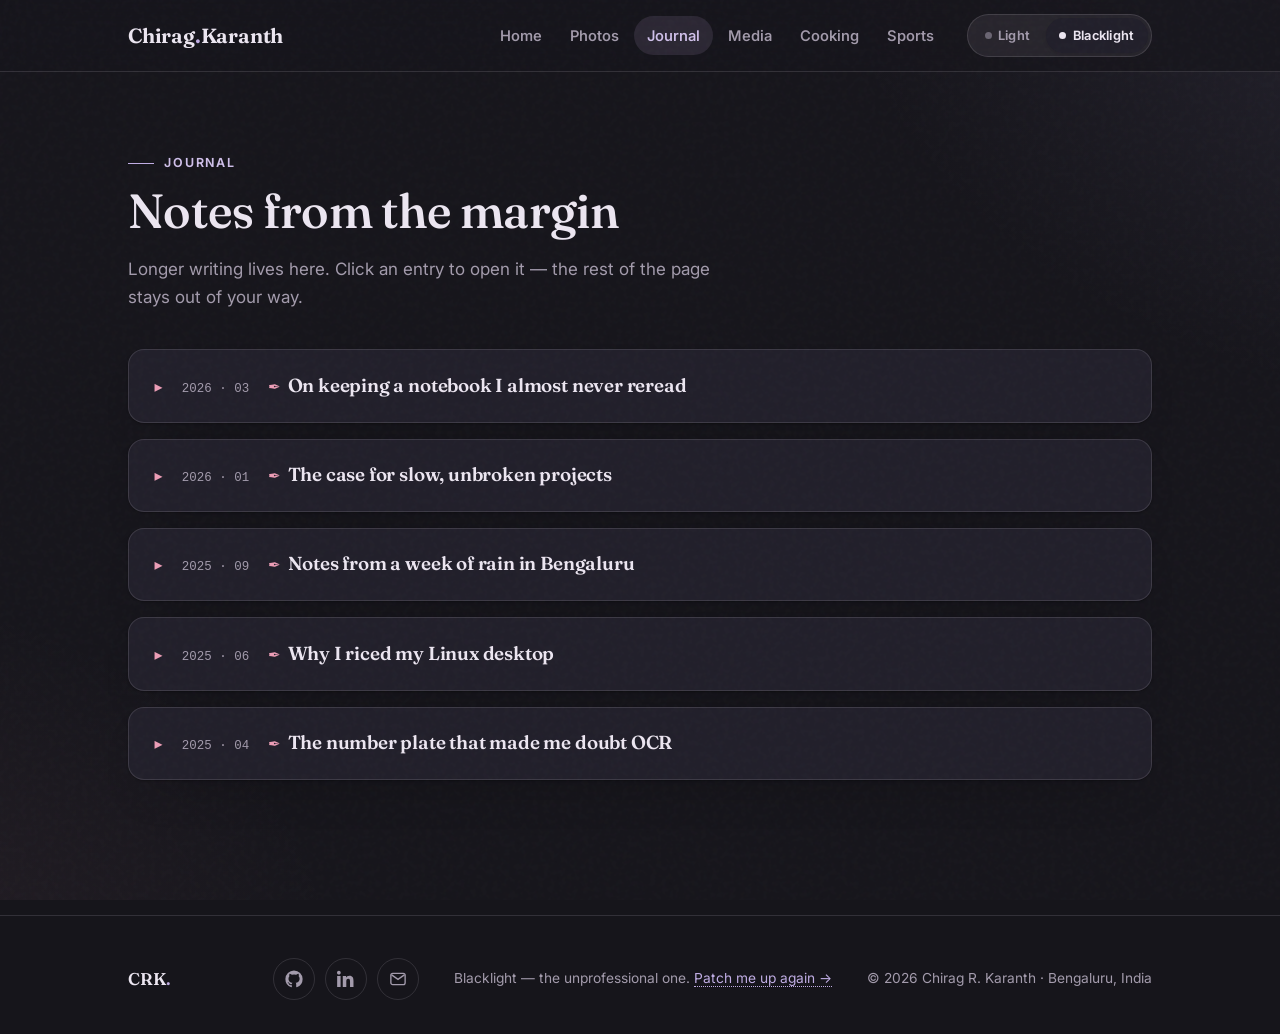
<file: blog.html>
<!DOCTYPE html>
<html lang="en" data-side="blacklight">
<head>
  <meta charset="UTF-8">
  <meta name="viewport" content="width=device-width, initial-scale=1.0">
  <title>Journal | Chirag R. Karanth</title>
  <meta name="description" content="Notes from the margin — longer writing by Chirag R. Karanth: notebooks, slow projects, Bengaluru rain, ricing Linux and doubting OCR.">
  <meta name="color-scheme" content="dark">
  <script>(function(){try{if(sessionStorage.getItem('side-arrive')==='1'){sessionStorage.removeItem('side-arrive');document.documentElement.classList.add('arriving');}}catch(e){}document.documentElement.classList.add('js');})();</script>
  <link rel="preconnect" href="https://fonts.googleapis.com">
  <link rel="preconnect" href="https://fonts.gstatic.com" crossorigin>
  <link href="https://fonts.googleapis.com/css2?family=Fraunces:opsz,wght@9..144,400;9..144,540;9..144,600&family=Inter:wght@400;500;560;600&family=Kalam:wght@400;700&display=swap" rel="stylesheet">
  <link rel="stylesheet" href="css/base.css">
  <link rel="stylesheet" href="css/blacklight.css">
  <link rel="icon" href="data:image/svg+xml,%3Csvg xmlns='http://www.w3.org/2000/svg' viewBox='0 0 32 32'%3E%3Crect width='32' height='32' rx='8' fill='%2316151b'/%3E%3Ctext x='16' y='22' font-family='Georgia' font-size='17' font-weight='bold' text-anchor='middle' fill='%23c0ade4'%3EC%3C/text%3E%3C/svg%3E">
</head>
<body class="side-blacklight">

  <a class="skip-link" href="#main">Skip to content</a>
  <div class="side-wash" id="side-wash" aria-hidden="true"></div>

  <header class="site-head">
    <div class="wrap head-inner">
      <a class="brand" href="blacklight.html">Chirag<span class="brand-dot">.</span>Karanth</a>
      <nav class="head-nav" aria-label="Primary">
        <ul>
          <li><a href="blacklight.html">Home</a></li>
          <li><a href="photography.html">Photos</a></li>
          <li><a href="blog.html" aria-current="true">Journal</a></li>
          <li><a href="media.html">Media</a></li>
          <li><a href="cooking.html">Cooking</a></li>
          <li><a href="sports.html">Sports</a></li>
        </ul>
      </nav>
      <div class="side-switch" role="group" aria-label="Switch display side">
        <a class="side-switch-item" href="index.html" data-switch><span class="sw-dot" aria-hidden="true"></span>Light</a>
        <a class="side-switch-item" href="blacklight.html" aria-current="true"><span class="sw-dot" aria-hidden="true"></span>Blacklight</a>
      </div>
    </div>
  </header>

  <main id="main">

    <!-- ══════════ Blog / Journal ══════════ -->
    <section id="blog" class="rv">
      <div class="wrap">
        <p class="sec-label">Journal</p>
        <h2 class="sec-title">
          Notes from the <span class="ms">margin<svg class="ink ink-ring" viewBox="0 0 120 120" aria-hidden="true"><path class="ink-ring" d="M60 12a48 48 0 1 0 0 96a48 48 0 0 0 0 -96"/></svg></span>
        </h2>
        <p class="sec-lead">Longer writing lives here. Click an entry to open it — the rest of the page stays out of your way.</p>

        <div class="journal">

          <details class="journal-entry">
            <summary class="journal-summary">
              <span class="j-date">2026 · 03</span>
              <h3><span class="hand">✒</span>On keeping a notebook I almost never reread</h3>
            </summary>
            <div class="journal-body">
              <p>I have three notebooks and a shared sense of guilt about all of them. But I've noticed that writing something down isn't really about rereading it — the point is the moment it takes to think, "is this worth a page?" Nearly everything gets a page. Two-AM debugging sessions, a phone number I'll never call, the exact taste of a good filter coffee.</p>
              <p>The pages I do reread are the worst hours. Not because they're deep — because they show that today's "impossible problem" was last week's "will fix after dinner". Nobody believes their own trajectory until their handwriting says so.</p>
              <p>I don't reread the notebooks regularly. But I keep buying them on purpose.</p>
              <p class="j-end">— finished writing this, folded the corner, won't reopen it until I've forgotten it.</p>
            </div>
          </details>

          <details class="journal-entry">
            <summary class="journal-summary">
              <span class="j-date">2026 · 01</span>
              <h3><span class="hand">✒</span>The case for slow, unbroken projects</h3>
            </summary>
            <div class="journal-body">
              <p>Everything I pick up now comes with a deadline I gave it myself. The atomic orbittal thing has no deadline and it's the most patient project I own. It tolerates me re-approaching the same equation three different ways, because nobody is waiting on it.</p>
              <p>I think ambition benefits from being mostly unobserved. The projects that embarrass me at first — the ones started "just to see" — age the best. Meanwhile the demo-ready ones get abandoned the week after the screenshot.</p>
              <p>New rule, borrowed from gardening: keep one thing growing in a place nobody checks.</p>
            </div>
          </details>

          <details class="journal-entry">
            <summary class="journal-summary">
              <span class="j-date">2025 · 09</span>
              <h3><span class="hand">✒</span>Notes from a week of rain in Bengaluru</h3>
            </summary>
            <div class="journal-body">
              <p>The city reorganises itself on the first heavy day. Offices half-empty, chai stands shoulder-deep in custom, and the traffic learns a slower dialect. I spent the week staring out windows and collecting the failure modes of every app I rely on — servers timing out, alerts I'd stopped noticing earlier in the year.</p>
              <p>Rain is a free, unpaid chaos-engineering experiment on your own life. I came out of it with one working umbrella, three damp notebooks, and a healthy respect for the servers that were still up in someone else's city.</p>
              <p class="j-end">— the umbrella is already gone.</p>
            </div>
          </details>

          <details class="journal-entry">
            <summary class="journal-summary">
              <span class="j-date">2025 · 06</span>
              <h3><span class="hand">✒</span>Why I riced my Linux desktop</h3>
            </summary>
            <div class="journal-body">
              <p>It looks like decoration. It is, and that's allowed — but it's also the most productive systems course I never enrolled in. To make a window manager behave you learn autostarts and daemons and the fact that a lock file is never the thing you think it is.</p>
              <p>Then you learn the real lesson: a setup you don't understand will betray you, and the fun is that it teaches you before it breaks for good. My desktop now works because I've broken it forty times in a row.</p>
              <p class="j-end">— current theme taxes the GPU exactly 0%. efficiency.</p>
            </div>
          </details>

          <details class="journal-entry">
            <summary class="journal-summary">
              <span class="j-date">2025 · 04</span>
              <h3><span class="hand">✒</span>The number plate that made me doubt OCR</h3>
            </summary>
            <div class="journal-body">
              <p>My detection project was going brilliantly until I pointed it at real Indian plates and the text refused to be a font. Regional scripts, sun glare, a speck of mud in exactly the wrong pixel. The pipeline was correct; reality was not in the training set.</p>
              <p>I kept it. Shipping a prototype that knows exactly where it's weak is more honest than a demo that pretends every frame is ideal. And honestly — watching the failure is the tutorial.</p>
              <p class="j-end">— it still can't read my own city's plates after dark. someday.</p>
            </div>
          </details>

        </div>
      </div>
    </section>

  </main>

  <footer class="foot">
    <div class="wrap foot-inner">
      <p class="foot-brand">CRK<span style="color:var(--accent)">.</span></p>
      <div class="foot-social">
        <a href="https://github.com/Chirag-R-Karanth" target="_blank" rel="noopener" aria-label="GitHub">
          <svg viewBox="0 0 24 24" fill="currentColor" aria-hidden="true"><path d="M12 .5A11.5 11.5 0 0 0 .5 12a11.5 11.5 0 0 0 7.86 10.92c.58.1.79-.25.79-.56v-2c-3.2.7-3.87-1.54-3.87-1.54-.53-1.33-1.28-1.69-1.28-1.69-1.05-.72.08-.7.08-.7 1.16.08 1.77 1.19 1.77 1.19 1.03 1.77 2.7 1.26 3.36.96.1-.75.4-1.26.73-1.55-2.56-.29-5.25-1.28-5.25-5.7 0-1.26.45-2.29 1.19-3.1-.12-.29-.52-1.46.11-3.05 0 0 .97-.31 3.18 1.18a11 11 0 0 1 5.79 0c2.2-1.49 3.17-1.18 3.17-1.18.63 1.59.23 2.76.11 3.05.74.81 1.19 1.84 1.19 3.1 0 4.43-2.7 5.4-5.27 5.69.41.36.78 1.06.78 2.14v3.17c0 .31.21.67.8.56A11.5 11.5 0 0 0 23.5 12 11.5 11.5 0 0 0 12 .5Z"/></svg>
        </a>
        <a href="https://www.linkedin.com/in/chiragrkaranth" target="_blank" rel="noopener" aria-label="LinkedIn">
          <svg viewBox="0 0 24 24" fill="currentColor" aria-hidden="true"><path d="M4.98 3.5C4.98 4.88 3.87 6 2.5 6S0 4.88 0 3.5 1.12 1 2.5 1s2.48 1.12 2.48 2.5ZM.2 8h4.6v14.5H.2V8Zm7.5 0h4.4v2h.06c.61-1.16 2.1-2.38 4.33-2.38 4.63 0 5.49 3.05 5.49 7.01v7.87h-4.6v-6.98c0-1.66-.03-3.8-2.31-3.8-2.32 0-2.67 1.81-2.67 3.68v7.1H7.7V8Z"/></svg>
        </a>
        <a href="mailto:hello@chiragrkaranth.com" aria-label="Email">
          <svg viewBox="0 0 24 24" fill="none" stroke="currentColor" stroke-width="1.8" aria-hidden="true"><rect x="2.5" y="4.5" width="19" height="15" rx="2.5"/><path d="m3.5 6.5 8.5 6 8.5-6"/></svg>
        </a>
      </div>
      <p class="foot-note">Blacklight — the unprofessional one. <a href="index.html" style="color:var(--accent);border-bottom:1px dotted var(--accent);">Patch me up again →</a></p>
      <p class="foot-note">© <span id="year">2026</span> Chirag R. Karanth · Bengaluru, India</p>
    </div>
  </footer>

  <div class="ink-veil" id="ink-veil" aria-hidden="true" hidden></div>

  <script src="js/hyperspace.js" defer></script>
  <script src="js/main.js" defer></script>
</body>
</html>
</file>
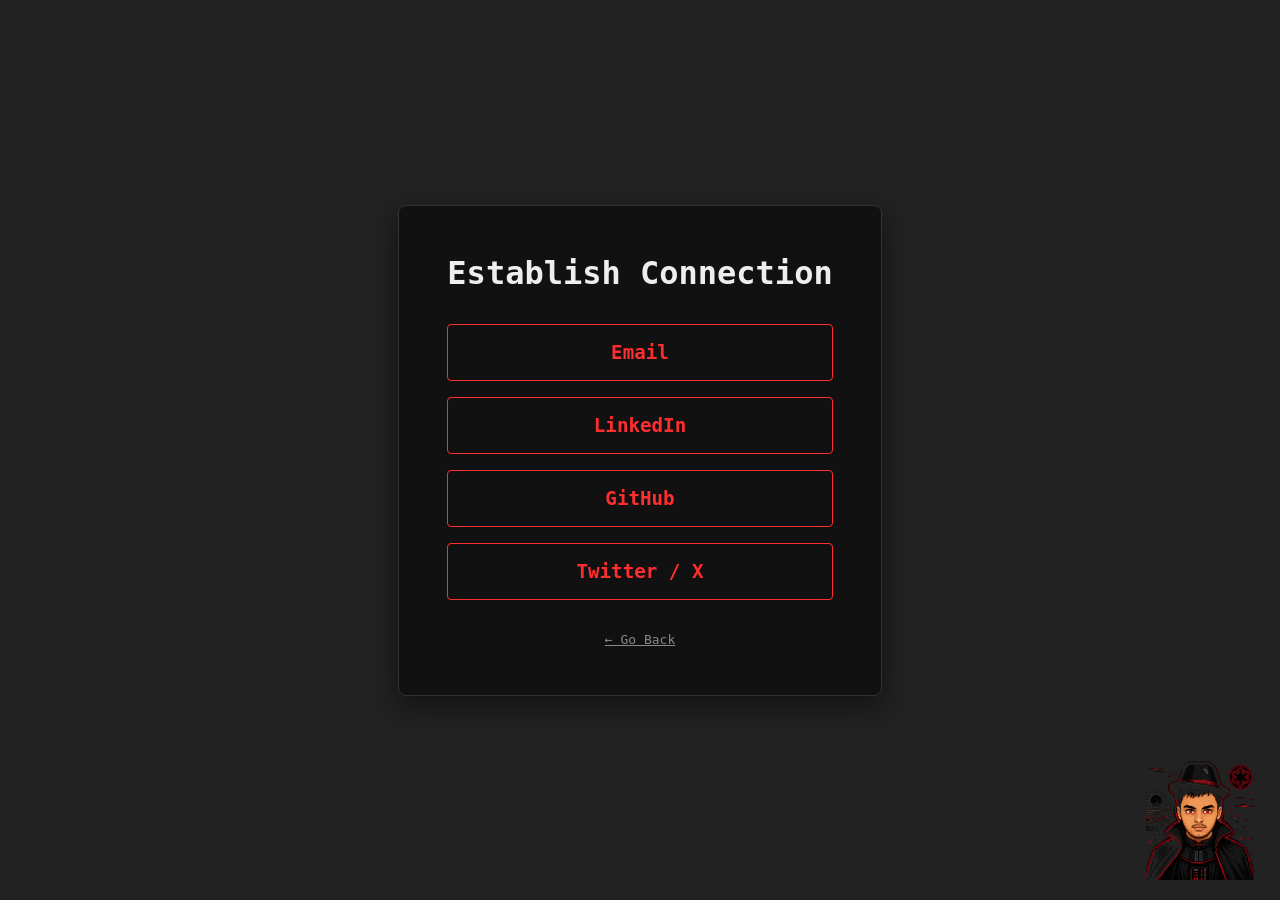
<file: contact.html>
<!DOCTYPE html>
<html lang="en">
<head>
    <meta charset="UTF-8">
    <meta name="viewport" content="width=device-width, initial-scale=1.0">
    <title>Contact | Chirag R Karanth</title>
    <link rel="stylesheet" href="css/shared.css">
    <style>
        /* Neutral Styling for Contact Page */
        body {
            background-color: #222;
            color: #eee;
            font-family: monospace;
            display: flex;
            align-items: center;
            justify-content: center;
            height: 100vh;
        }
        .contact-card {
            background-color: #111;
            padding: 3rem;
            border-radius: 8px;
            box-shadow: 0 10px 30px rgba(0,0,0,0.5);
            text-align: center;
            border: 1px solid #333;
        }
        h1 {
            margin-bottom: 2rem;
            font-size: 2rem;
        }
        .contact-links {
            display: flex;
            flex-direction: column;
            gap: 1rem;
        }
        .contact-links a {
            display: block;
            padding: 1rem;
            border: 1px solid #555;
            border-radius: 4px;
            font-size: 1.2rem;
            transition: all 0.2s;
        }
        .contact-links a:hover {
            background-color: #eee;
            color: #111;
        }
    </style>
</head>
<body>
    <div class="contact-card">
        <h1>Establish Connection</h1>
        <div class="contact-links">
            <a href="mailto:placeholder@example.com">Email</a>
            <a href="https://linkedin.com/in/placeholder" target="_blank">LinkedIn</a>
            <a href="https://github.com/placeholder" target="_blank">GitHub</a>
            <a href="https://twitter.com/placeholder" target="_blank">Twitter / X</a>
        </div>
        <div style="margin-top: 2rem;">
            <a href="javascript:history.back()" style="color: #888; text-decoration: underline;">&larr; Go Back</a>
        </div>
    </div>

    <!-- Contact page still needs avatar toggle -->
    <div id="avatar-container" style="position: fixed; bottom: 20px; right: 20px; width: 120px; cursor: pointer;"></div>

    <script>
        // Check if user came from light or dark to keep the state, default dark for neutral
        const isDark = document.referrer.includes('blacklight') || 
                       document.referrer.includes('sports') || 
                       document.referrer.includes('cooking') || 
                       document.referrer.includes('photography') || 
                       document.referrer.includes('blog') || 
                       document.referrer.includes('doodles');
        
        if (!isDark && document.referrer !== '') {
            document.body.classList.add('light-side');
            // override neutral styles to look more like light side
            document.body.style.backgroundColor = '#FFE7D1';
            document.body.style.color = '#1a1a1a';
            const card = document.querySelector('.contact-card');
            card.style.backgroundColor = '#fff8f2';
            card.style.borderColor = 'rgba(192, 133, 90, 0.2)';
            card.style.boxShadow = '0 4px 12px rgba(0, 0, 0, 0.08)';
            const links = document.querySelectorAll('.contact-links a');
            links.forEach(link => {
                link.style.borderColor = '#c0855a';
                link.style.color = '#c0855a';
                link.onmouseover = () => { link.style.backgroundColor = '#c0855a'; link.style.color = '#fff8f2'; };
                link.onmouseout = () => { link.style.backgroundColor = 'transparent'; link.style.color = '#c0855a'; };
            });
        } else {
            document.body.classList.add('dark-side');
            const links = document.querySelectorAll('.contact-links a');
            links.forEach(link => {
                link.style.borderColor = '#FF2E2E';
                link.style.color = '#FF2E2E';
                link.onmouseover = () => { link.style.backgroundColor = '#FF2E2E'; link.style.color = '#050505'; };
                link.onmouseout = () => { link.style.backgroundColor = 'transparent'; link.style.color = '#FF2E2E'; };
            });
        }
    </script>

    
    <script src="js/hyperspace.js"></script>
    <script src="js/toggle.js"></script>
</body>
</html>
</file>
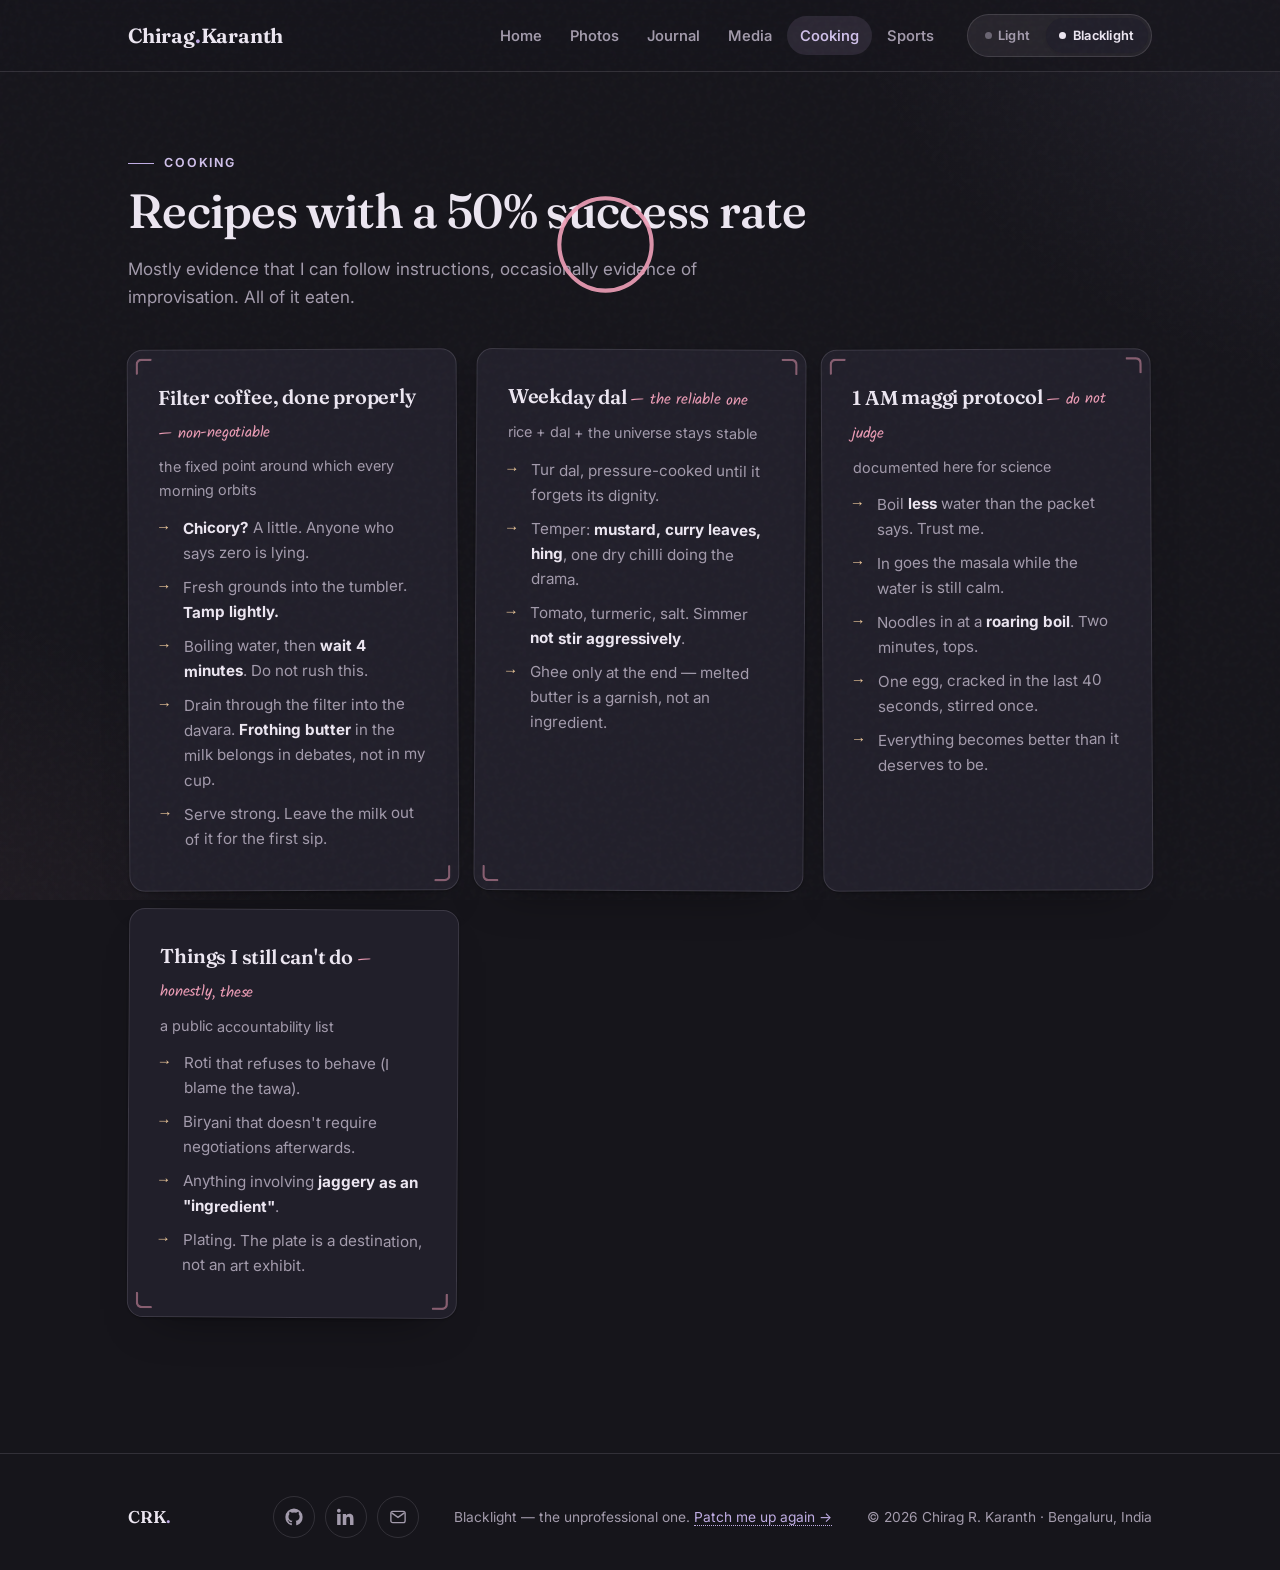
<file: cooking.html>
<!DOCTYPE html>
<html lang="en" data-side="blacklight">
<head>
  <meta charset="UTF-8">
  <meta name="viewport" content="width=device-width, initial-scale=1.0">
  <title>Cooking | Chirag R. Karanth</title>
  <meta name="description" content="Recipes with a 50% success rate — filter coffee done properly, reliable weekday dal, the 1 AM maggi protocol and an honest list of things still beyond me.">
  <meta name="color-scheme" content="dark">
  <script>(function(){try{if(sessionStorage.getItem('side-arrive')==='1'){sessionStorage.removeItem('side-arrive');document.documentElement.classList.add('arriving');}}catch(e){}document.documentElement.classList.add('js');})();</script>
  <link rel="preconnect" href="https://fonts.googleapis.com">
  <link rel="preconnect" href="https://fonts.gstatic.com" crossorigin>
  <link href="https://fonts.googleapis.com/css2?family=Fraunces:opsz,wght@9..144,400;9..144,540;9..144,600&family=Inter:wght@400;500;560;600&family=Kalam:wght@400;700&display=swap" rel="stylesheet">
  <link rel="stylesheet" href="css/base.css">
  <link rel="stylesheet" href="css/blacklight.css">
  <link rel="icon" href="data:image/svg+xml,%3Csvg xmlns='http://www.w3.org/2000/svg' viewBox='0 0 32 32'%3E%3Crect width='32' height='32' rx='8' fill='%2316151b'/%3E%3Ctext x='16' y='22' font-family='Georgia' font-size='17' font-weight='bold' text-anchor='middle' fill='%23c0ade4'%3EC%3C/text%3E%3C/svg%3E">
</head>
<body class="side-blacklight">

  <a class="skip-link" href="#main">Skip to content</a>
  <div class="side-wash" id="side-wash" aria-hidden="true"></div>

  <header class="site-head">
    <div class="wrap head-inner">
      <a class="brand" href="blacklight.html">Chirag<span class="brand-dot">.</span>Karanth</a>
      <nav class="head-nav" aria-label="Primary">
        <ul>
          <li><a href="blacklight.html">Home</a></li>
          <li><a href="photography.html">Photos</a></li>
          <li><a href="blog.html">Journal</a></li>
          <li><a href="media.html">Media</a></li>
          <li><a href="cooking.html" aria-current="true">Cooking</a></li>
          <li><a href="sports.html">Sports</a></li>
        </ul>
      </nav>
      <div class="side-switch" role="group" aria-label="Switch display side">
        <a class="side-switch-item" href="index.html" data-switch><span class="sw-dot" aria-hidden="true"></span>Light</a>
        <a class="side-switch-item" href="blacklight.html" aria-current="true"><span class="sw-dot" aria-hidden="true"></span>Blacklight</a>
      </div>
    </div>
  </header>

  <main id="main">

    <!-- ══════════ Cooking ══════════ -->
    <section id="cooking" class="rv">
      <div class="wrap">
        <p class="sec-label">Cooking</p>
        <h2 class="sec-title">Recipes with a 50% <span class="ms">success<svg class="ink ink-ring" viewBox="0 0 120 120" aria-hidden="true"><path class="ink-ring" d="M60 8a52 52 0 1 0 0 104a52 52 0 0 0 0 -104"/><path d="M60 26a34 34 0 1 0 0 68a34 34 0 0 0 0 -68"/></svg></span> rate</h2>
        <p class="sec-lead">Mostly evidence that I can follow instructions, occasionally evidence of improvisation. All of it eaten.</p>

        <div class="two-col">
          <article class="card--note">
            <svg class="card-corner tl" viewBox="0 0 16 16" aria-hidden="true"><path d="M1 15V6a5 5 0 0 1 5-5h9" fill="none" stroke="currentColor" stroke-width="2.4" stroke-linecap="round"/></svg>
            <svg class="card-corner br" viewBox="0 0 16 16" aria-hidden="true"><path d="M15 1v9a5 5 0 0 1-5 5H1" fill="none" stroke="currentColor" stroke-width="2.4" stroke-linecap="round"/></svg>
            <h3>Filter coffee, done properly <span class="hand" style="color:var(--pink);font-size:.95rem;">— non-negotiable</span></h3>
            <p class="sub">the fixed point around which every morning orbits</p>
            <ol class="recipe-steps">
              <li><b>Chicory?</b> A little. Anyone who says zero is lying.</li>
              <li>Fresh grounds into the tumbler. <b>Tamp lightly.</b></li>
              <li>Boiling water, then <b>wait 4 minutes</b>. Do not rush this.</li>
              <li>Drain through the filter into the davara. <b>Frothing butter</b> in the milk belongs in debates, not in my cup.</li>
              <li>Serve strong. Leave the milk out of it for the first sip.</li>
            </ol>
          </article>

          <article class="card--note">
            <svg class="card-corner tr" viewBox="0 0 16 16" aria-hidden="true"><path d="M15 15V6a5 5 0 0 0-5-5H1" fill="none" stroke="currentColor" stroke-width="2.4" stroke-linecap="round"/></svg>
            <svg class="card-corner bl" viewBox="0 0 16 16" aria-hidden="true"><path d="M1 1v9a5 5 0 0 0 5 5h9" fill="none" stroke="currentColor" stroke-width="2.4" stroke-linecap="round"/></svg>
            <h3>Weekday dal <span class="hand" style="color:var(--pink);font-size:.95rem;">— the reliable one</span></h3>
            <p class="sub">rice + dal + the universe stays stable</p>
            <ol class="recipe-steps">
              <li>Tur dal, pressure-cooked until it forgets its dignity.</li>
              <li>Temper: <b>mustard, curry leaves, hing</b>, one dry chilli doing the drama.</li>
              <li>Tomato, turmeric, salt. Simmer <b>not stir aggressively</b>.</li>
              <li>Ghee only at the end — melted butter is a garnish, not an ingredient.</li>
            </ol>
          </article>

          <article class="card--note">
            <svg class="card-corner tl" viewBox="0 0 16 16" aria-hidden="true"><path d="M1 15V6a5 5 0 0 1 5-5h9" fill="none" stroke="currentColor" stroke-width="2.4" stroke-linecap="round"/></svg>
            <svg class="card-corner tr" viewBox="0 0 16 16" aria-hidden="true"><path d="M15 15V6a5 5 0 0 0-5-5H1" fill="none" stroke="currentColor" stroke-width="2.4" stroke-linecap="round"/></svg>
            <h3>1 AM maggi protocol <span class="hand" style="color:var(--pink);font-size:.95rem;">— do not judge</span></h3>
            <p class="sub">documented here for science</p>
            <ol class="recipe-steps">
              <li>Boil <b>less</b> water than the packet says. Trust me.</li>
              <li>In goes the masala while the water is still calm.</li>
              <li>Noodles in at a <b>roaring boil</b>. Two minutes, tops.</li>
              <li>One egg, cracked in the last 40 seconds, stirred once.</li>
              <li>Everything becomes better than it deserves to be.</li>
            </ol>
          </article>

          <article class="card--note">
            <svg class="card-corner br" viewBox="0 0 16 16" aria-hidden="true"><path d="M15 1v9a5 5 0 0 1-5 5H1" fill="none" stroke="currentColor" stroke-width="2.4" stroke-linecap="round"/></svg>
            <svg class="card-corner bl" viewBox="0 0 16 16" aria-hidden="true"><path d="M1 1v9a5 5 0 0 0 5 5h9" fill="none" stroke="currentColor" stroke-width="2.4" stroke-linecap="round"/></svg>
            <h3>Things I still can't do <span class="hand" style="color:var(--pink);font-size:.95rem;">— honestly, these</span></h3>
            <p class="sub">a public accountability list</p>
            <ul class="recipe-steps">
              <li>Roti that refuses to behave (I blame the tawa).</li>
              <li>Biryani that doesn't require negotiations afterwards.</li>
              <li>Anything involving <b>jaggery as an "ingredient"</b>.</li>
              <li>Plating. The plate is a destination, not an art exhibit.</li>
            </ul>
          </article>
        </div>
      </div>
    </section>

  </main>

  <footer class="foot">
    <div class="wrap foot-inner">
      <p class="foot-brand">CRK<span style="color:var(--accent)">.</span></p>
      <div class="foot-social">
        <a href="https://github.com/Chirag-R-Karanth" target="_blank" rel="noopener" aria-label="GitHub">
          <svg viewBox="0 0 24 24" fill="currentColor" aria-hidden="true"><path d="M12 .5A11.5 11.5 0 0 0 .5 12a11.5 11.5 0 0 0 7.86 10.92c.58.1.79-.25.79-.56v-2c-3.2.7-3.87-1.54-3.87-1.54-.53-1.33-1.28-1.69-1.28-1.69-1.05-.72.08-.7.08-.7 1.16.08 1.77 1.19 1.77 1.19 1.03 1.77 2.7 1.26 3.36.96.1-.75.4-1.26.73-1.55-2.56-.29-5.25-1.28-5.25-5.7 0-1.26.45-2.29 1.19-3.1-.12-.29-.52-1.46.11-3.05 0 0 .97-.31 3.18 1.18a11 11 0 0 1 5.79 0c2.2-1.49 3.17-1.18 3.17-1.18.63 1.59.23 2.76.11 3.05.74.81 1.19 1.84 1.19 3.1 0 4.43-2.7 5.4-5.27 5.69.41.36.78 1.06.78 2.14v3.17c0 .31.21.67.8.56A11.5 11.5 0 0 0 23.5 12 11.5 11.5 0 0 0 12 .5Z"/></svg>
        </a>
        <a href="https://www.linkedin.com/in/chiragrkaranth" target="_blank" rel="noopener" aria-label="LinkedIn">
          <svg viewBox="0 0 24 24" fill="currentColor" aria-hidden="true"><path d="M4.98 3.5C4.98 4.88 3.87 6 2.5 6S0 4.88 0 3.5 1.12 1 2.5 1s2.48 1.12 2.48 2.5ZM.2 8h4.6v14.5H.2V8Zm7.5 0h4.4v2h.06c.61-1.16 2.1-2.38 4.33-2.38 4.63 0 5.49 3.05 5.49 7.01v7.87h-4.6v-6.98c0-1.66-.03-3.8-2.31-3.8-2.32 0-2.67 1.81-2.67 3.68v7.1H7.7V8Z"/></svg>
        </a>
        <a href="mailto:hello@chiragrkaranth.com" aria-label="Email">
          <svg viewBox="0 0 24 24" fill="none" stroke="currentColor" stroke-width="1.8" aria-hidden="true"><rect x="2.5" y="4.5" width="19" height="15" rx="2.5"/><path d="m3.5 6.5 8.5 6 8.5-6"/></svg>
        </a>
      </div>
      <p class="foot-note">Blacklight — the unprofessional one. <a href="index.html" style="color:var(--accent);border-bottom:1px dotted var(--accent);">Patch me up again →</a></p>
      <p class="foot-note">© <span id="year">2026</span> Chirag R. Karanth · Bengaluru, India</p>
    </div>
  </footer>

  <div class="ink-veil" id="ink-veil" aria-hidden="true" hidden></div>

  <script src="js/hyperspace.js" defer></script>
  <script src="js/main.js" defer></script>
</body>
</html>
</file>
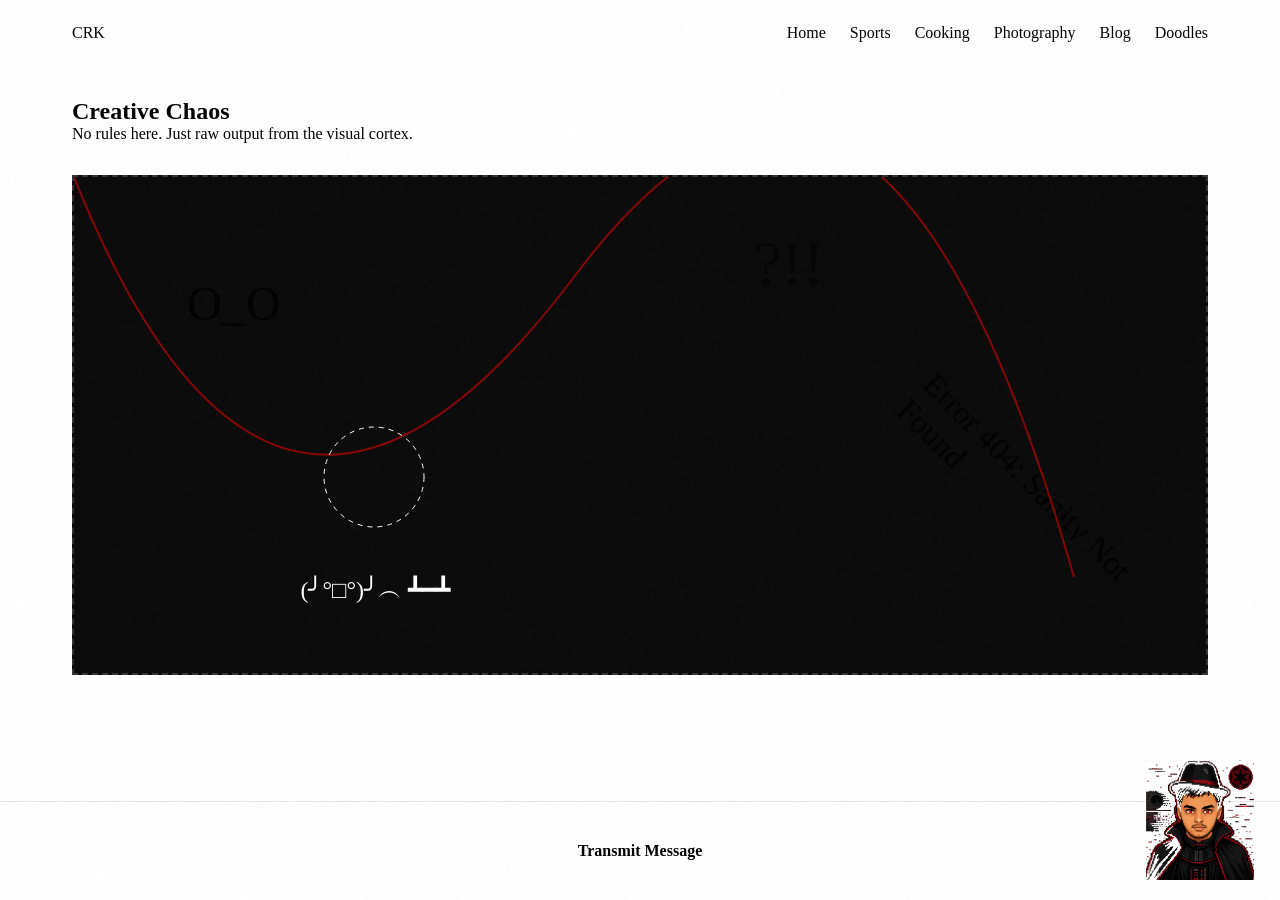
<file: doodles.html>
<!DOCTYPE html>
<html lang="en">
<head>
    <meta charset="UTF-8">
    <meta name="viewport" content="width=device-width, initial-scale=1.0">
    <title>Doodles | System Override</title>
    <link rel="stylesheet" href="css/shared.css">
    <link rel="stylesheet" href="css/blacklight.css">
</head>
<body class="dark-side">
    <nav>
        <div class="logo scrawl">CRK</div>
        <ul>
            <li><a href="blacklight.html">Home</a></li>
            <li><a href="sports.html">Sports</a></li>
            <li><a href="cooking.html">Cooking</a></li>
            <li><a href="photography.html">Photography</a></li>
            <li><a href="blog.html">Blog</a></li>
            <li><a href="doodles.html" class="active">Doodles</a></li>
        </ul>
    </nav>

    <main>
        <section>
            <h2>Creative Chaos</h2>
            <p>No rules here. Just raw output from the visual cortex.</p>
            
            <div style="margin-top: 2rem; position: relative; height: 500px; border: 2px dashed #333; overflow: hidden; background: #0a0a0a;">
                <div class="scrawl" style="position: absolute; top: 20%; left: 10%; font-size: 3rem;">O_O</div>
                <div class="scrawl" style="position: absolute; top: 60%; left: 70%; font-size: 2rem; transform: rotate(45deg);">Error 404: Sanity Not Found</div>
                <div class="scrawl" style="position: absolute; top: 80%; left: 20%; font-size: 1.5rem; color: #fff;">(╯°□°)╯︵ ┻━┻</div>
                <div class="scrawl" style="position: absolute; top: 10%; left: 60%; font-size: 4rem; opacity: 0.5;">?!!</div>
                <svg width="100%" height="100%" style="position: absolute; pointer-events: none;">
                    <path d="M 0 0 Q 200 500 500 100 T 1000 400" fill="none" stroke="red" stroke-width="2" opacity="0.5" />
                    <circle cx="300" cy="300" r="50" fill="none" stroke="#fff" stroke-dasharray="5,5" />
                </svg>
            </div>
        </section>
    </main>

    <footer>
        <div class="contact-links">
            <a href="contact.html">Transmit Message</a>
        </div>
    </footer>

    <div id="avatar-container"></div>

    
    <script src="js/hyperspace.js"></script>
    <script src="js/toggle.js"></script>
</body>
</html>
</file>
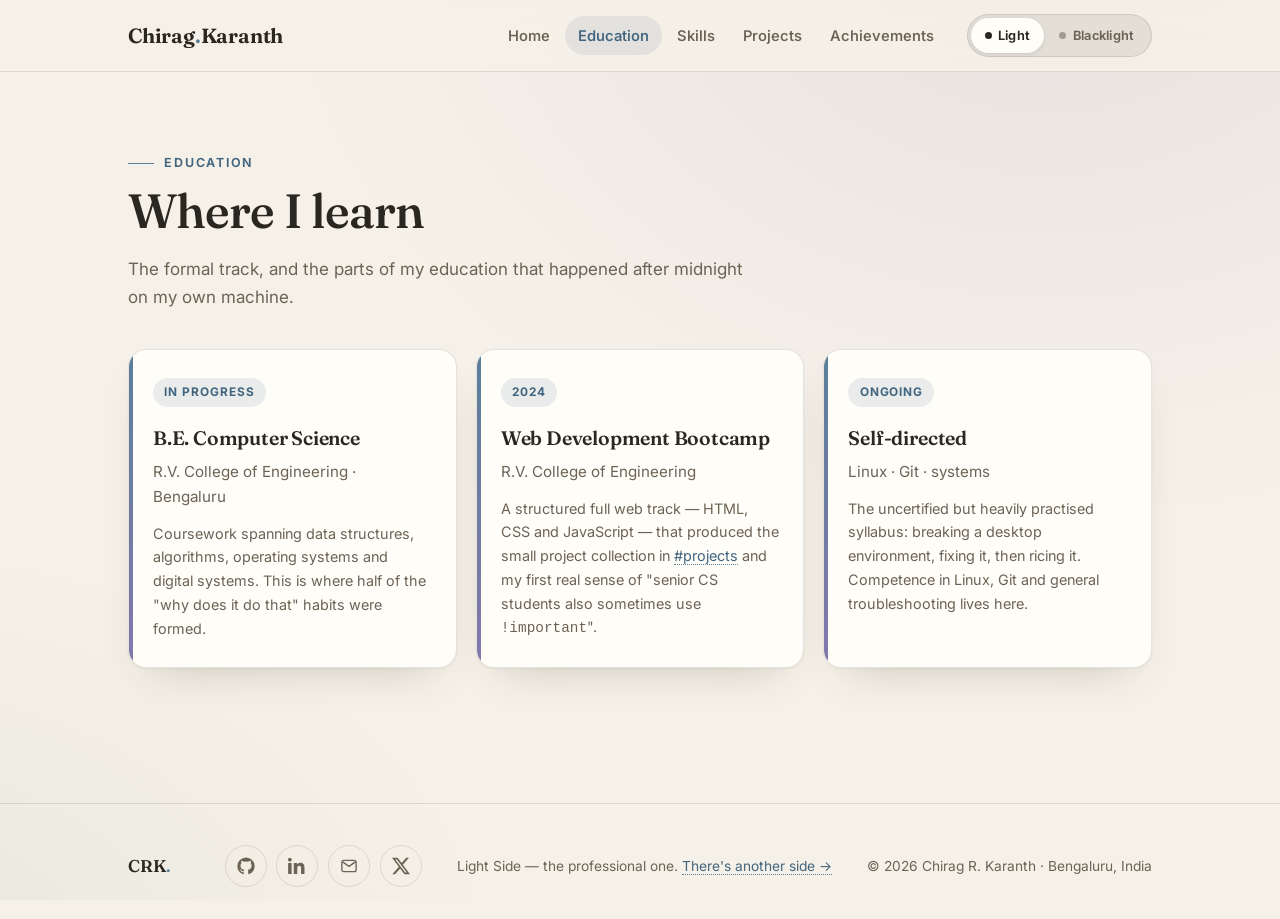
<file: education.html>
<!DOCTYPE html>
<html lang="en" data-side="light">
<head>
  <meta charset="UTF-8">
  <meta name="viewport" content="width=device-width, initial-scale=1.0">
  <title>Education | Chirag R. Karanth</title>
  <meta name="description" content="Where Chirag R. Karanth studies: B.E. Computer Science at R.V. College of Engineering, a web development bootcamp, and the self-directed Linux/Git syllabus.">
  <meta name="color-scheme" content="light dark">
  <script>(function(){try{if(sessionStorage.getItem('side-arrive')==='1'){sessionStorage.removeItem('side-arrive');document.documentElement.classList.add('arriving');}}catch(e){}document.documentElement.classList.add('js');})();</script>
  <link rel="preconnect" href="https://fonts.googleapis.com">
  <link rel="preconnect" href="https://fonts.gstatic.com" crossorigin>
  <link href="https://fonts.googleapis.com/css2?family=Fraunces:opsz,wght@9..144,400;9..144,540;9..144,600&family=Inter:wght@400;500;560;600&family=Kalam:wght@400;700&display=swap" rel="stylesheet">
  <link rel="stylesheet" href="css/base.css">
  <link rel="stylesheet" href="css/light.css">
  <link rel="icon" href="data:image/svg+xml,%3Csvg xmlns='http://www.w3.org/2000/svg' viewBox='0 0 32 32'%3E%3Crect width='32' height='32' rx='8' fill='%23f6f1e8'/%3E%3Ctext x='16' y='22' font-family='Georgia' font-size='17' font-weight='bold' text-anchor='middle' fill='%235b7f99'%3EC%3C/text%3E%3C/svg%3E">
</head>
<body class="side-light">

  <a class="skip-link" href="#main">Skip to content</a>
  <div class="side-wash" id="side-wash" aria-hidden="true"></div>

  <header class="site-head">
    <div class="wrap head-inner">
      <a class="brand" href="index.html">Chirag<span class="brand-dot">.</span>Karanth</a>
      <nav class="head-nav" aria-label="Primary">
        <ul>
          <li><a href="index.html">Home</a></li>
          <li><a href="education.html" aria-current="true">Education</a></li>
          <li><a href="skills.html">Skills</a></li>
          <li><a href="projects.html">Projects</a></li>
          <li><a href="achievements.html">Achievements</a></li>
        </ul>
      </nav>
      <div class="side-switch" role="group" aria-label="Switch display side">
        <a class="side-switch-item" href="index.html" aria-current="true"><span class="sw-dot" aria-hidden="true"></span>Light</a>
        <a class="side-switch-item" href="blacklight.html" data-switch><span class="sw-dot" aria-hidden="true"></span>Blacklight</a>
      </div>
    </div>
  </header>

  <main id="main">

    <!-- ══════════ Education ══════════ -->
    <section id="education" class="rv">
      <div class="wrap">
        <p class="sec-label">Education</p>
        <h2 class="sec-title">Where I learn</h2>
        <p class="sec-lead">The formal track, and the parts of my education that happened after midnight on my own machine.</p>

        <div class="edu-grid">
          <article class="edu">
            <span class="edu-line" aria-hidden="true"></span>
            <span class="edu-tag">in progress</span>
            <h3>B.E. Computer Science</h3>
            <p class="edu-place">R.V. College of Engineering · Bengaluru</p>
            <p class="edu-evidence">Coursework spanning data structures, algorithms, operating systems and digital systems. This is where half of the "why does it do that" habits were formed.</p>
          </article>

          <article class="edu">
            <span class="edu-line" aria-hidden="true"></span>
            <span class="edu-tag">2024</span>
            <h3>Web Development Bootcamp</h3>
            <p class="edu-place">R.V. College of Engineering</p>
            <p class="edu-evidence">A structured full web track — HTML, CSS and JavaScript — that produced the small project collection in <a href="projects.html">#projects</a> and my first real sense of "senior CS students also sometimes use <code>!important</code>".</p>
          </article>

          <article class="edu">
            <span class="edu-line" aria-hidden="true"></span>
            <span class="edu-tag">ongoing</span>
            <h3>Self-directed</h3>
            <p class="edu-place">Linux · Git · systems</p>
            <p class="edu-evidence">The uncertified but heavily practised syllabus: breaking a desktop environment, fixing it, then ricing it. Competence in Linux, Git and general troubleshooting lives here.</p>
          </article>
        </div>
      </div>
    </section>

  </main>

  <footer class="foot">
    <div class="wrap foot-inner">
      <p class="foot-brand">CRK<span style="color:var(--accent)">.</span></p>
      <div class="foot-social">
        <a href="https://github.com/Chirag-R-Karanth" target="_blank" rel="noopener" aria-label="GitHub">
          <svg viewBox="0 0 24 24" fill="currentColor" aria-hidden="true"><path d="M12 .5A11.5 11.5 0 0 0 .5 12a11.5 11.5 0 0 0 7.86 10.92c.58.1.79-.25.79-.56v-2c-3.2.7-3.87-1.54-3.87-1.54-.53-1.33-1.28-1.69-1.28-1.69-1.05-.72.08-.7.08-.7 1.16.08 1.77 1.19 1.77 1.19 1.03 1.77 2.7 1.26 3.36.96.1-.75.4-1.26.73-1.55-2.56-.29-5.25-1.28-5.25-5.7 0-1.26.45-2.29 1.19-3.1-.12-.29-.52-1.46.11-3.05 0 0 .97-.31 3.18 1.18a11 11 0 0 1 5.79 0c2.2-1.49 3.17-1.18 3.17-1.18.63 1.59.23 2.76.11 3.05.74.81 1.19 1.84 1.19 3.1 0 4.43-2.7 5.4-5.27 5.69.41.36.78 1.06.78 2.14v3.17c0 .31.21.67.8.56A11.5 11.5 0 0 0 23.5 12 11.5 11.5 0 0 0 12 .5Z"/></svg>
        </a>
        <a href="https://www.linkedin.com/in/chiragrkaranth" target="_blank" rel="noopener" aria-label="LinkedIn">
          <svg viewBox="0 0 24 24" fill="currentColor" aria-hidden="true"><path d="M4.98 3.5C4.98 4.88 3.87 6 2.5 6S0 4.88 0 3.5 1.12 1 2.5 1s2.48 1.12 2.48 2.5ZM.2 8h4.6v14.5H.2V8Zm7.5 0h4.4v2h.06c.61-1.16 2.1-2.38 4.33-2.38 4.63 0 5.49 3.05 5.49 7.01v7.87h-4.6v-6.98c0-1.66-.03-3.8-2.31-3.8-2.32 0-2.67 1.81-2.67 3.68v7.1H7.7V8Z"/></svg>
        </a>
        <a href="mailto:hello@chiragrkaranth.com" aria-label="Email">
          <svg viewBox="0 0 24 24" fill="none" stroke="currentColor" stroke-width="1.8" aria-hidden="true"><rect x="2.5" y="4.5" width="19" height="15" rx="2.5"/><path d="m3.5 6.5 8.5 6 8.5-6"/></svg>
        </a>
        <a href="https://x.com/" target="_blank" rel="noopener" aria-label="X (Twitter)">
          <svg viewBox="0 0 24 24" fill="currentColor" aria-hidden="true"><path d="M18.9 1.15h3.68l-8.04 9.19L24 22.85h-7.41l-5.8-7.58-6.64 7.58H.47l8.6-9.83L0 1.15h7.59l5.24 6.93 6.07-6.93Zm-1.29 19.5h2.04L6.49 3.24H4.3l13.31 17.41Z"/></svg>
        </a>
      </div>
      <p class="foot-note">Light Side — the professional one. <a href="blacklight.html" style="color:var(--accent-ink);border-bottom:1px dotted var(--accent);">There's another side →</a></p>
      <p class="foot-note">© <span id="year">2026</span> Chirag R. Karanth · Bengaluru, India</p>
    </div>
  </footer>

  <div class="ink-veil" id="ink-veil" aria-hidden="true" hidden></div>

  <script src="js/hyperspace.js" defer></script>
  <script src="js/main.js" defer></script>
</body>
</html>
</file>
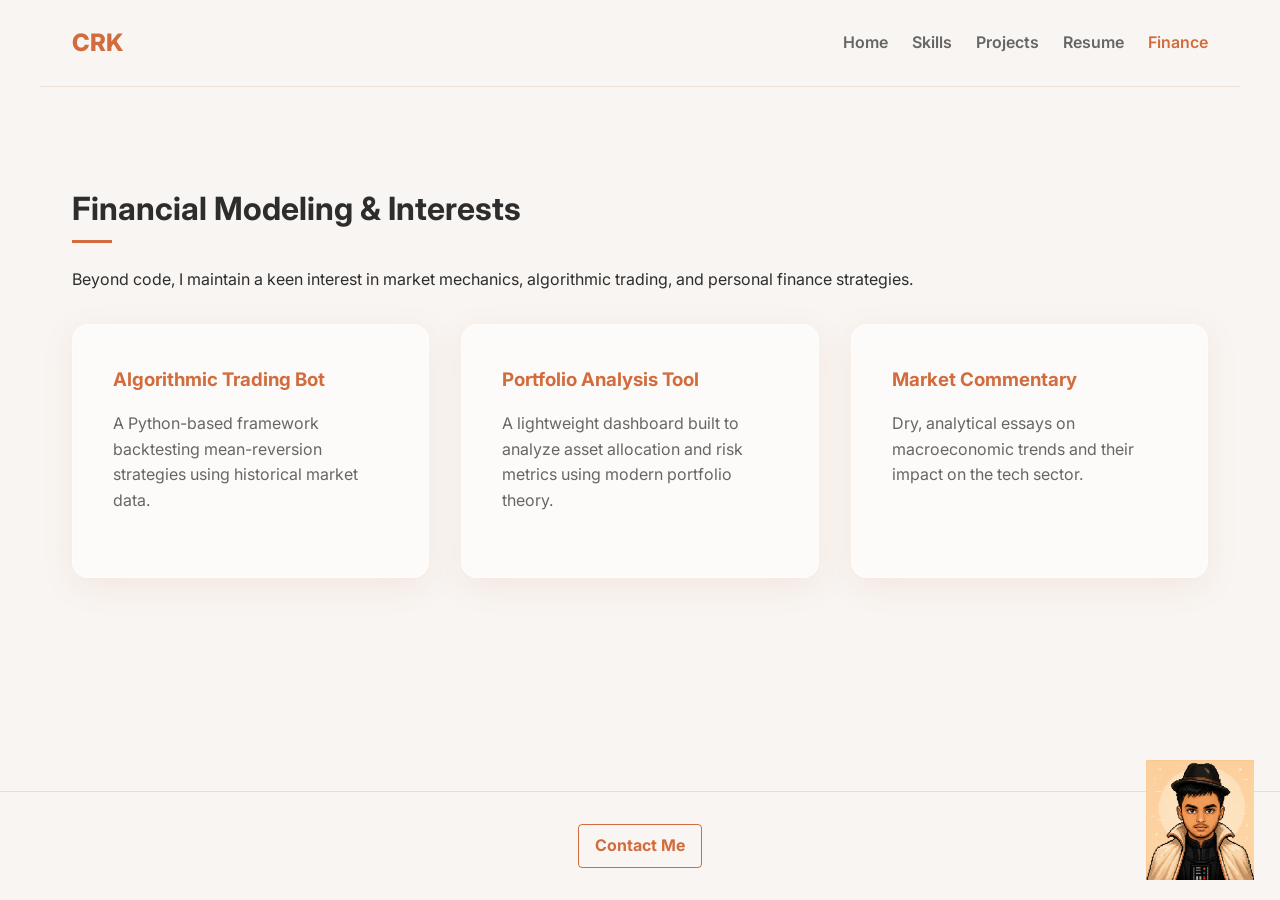
<file: finance.html>
<!DOCTYPE html>
<html lang="en">
<head>
    <meta charset="UTF-8">
    <meta name="viewport" content="width=device-width, initial-scale=1.0">
    <title>Finance | Chirag R Karanth</title>
    <link rel="stylesheet" href="css/shared.css">
    <link rel="stylesheet" href="css/style.css">
</head>
<body class="light-side">
    <nav>
        <div class="logo">CRK</div>
        <ul>
            <li><a href="index.html">Home</a></li>
            <li><a href="skills.html">Skills</a></li>
            <li><a href="projects.html">Projects</a></li>
            <li><a href="resume.html">Resume</a></li>
            <li><a href="finance.html" class="active">Finance</a></li>
        </ul>
    </nav>

    <main>
        <section>
            <h2>Financial Modeling & Interests</h2>
            <p>Beyond code, I maintain a keen interest in market mechanics, algorithmic trading, and personal finance strategies.</p>
            
            <div class="grid" style="margin-top: 2rem;">
                <div class="card">
                    <h3>Algorithmic Trading Bot</h3>
                    <p>A Python-based framework backtesting mean-reversion strategies using historical market data.</p>
                </div>
                <div class="card">
                    <h3>Portfolio Analysis Tool</h3>
                    <p>A lightweight dashboard built to analyze asset allocation and risk metrics using modern portfolio theory.</p>
                </div>
                <div class="card">
                    <h3>Market Commentary</h3>
                    <p>Dry, analytical essays on macroeconomic trends and their impact on the tech sector.</p>
                </div>
            </div>
        </section>
    </main>

    <footer>
        <div class="contact-links">
            <a href="contact.html">Contact Me</a>
        </div>
    </footer>

    <div id="avatar-container"></div>

    
    <script src="js/hyperspace.js"></script>
    <script src="js/toggle.js"></script>
</body>
</html>
</file>
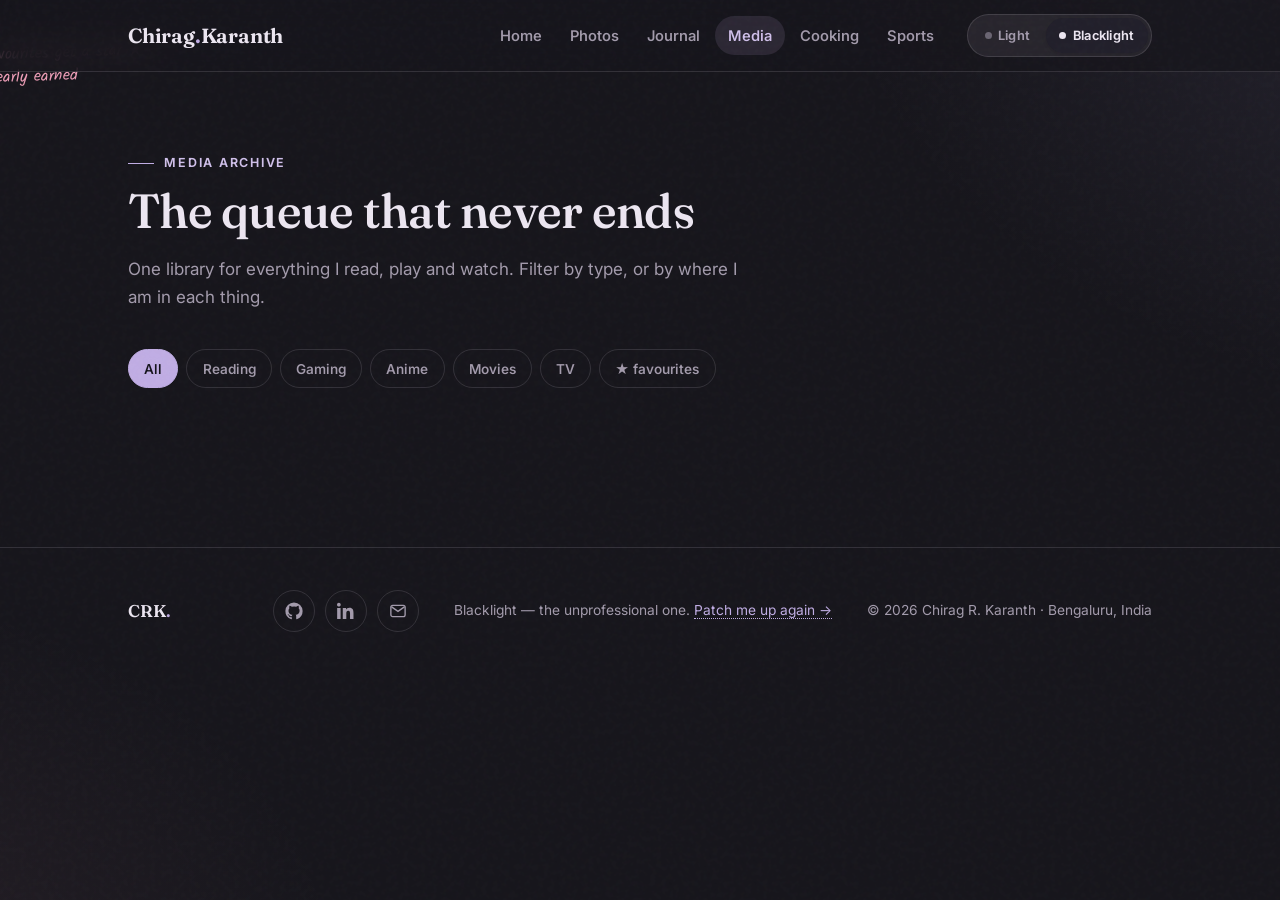
<file: media.html>
<!DOCTYPE html>
<html lang="en" data-side="blacklight">
<head>
  <meta charset="UTF-8">
  <meta name="viewport" content="width=device-width, initial-scale=1.0">
  <title>Media Archive | Chirag R. Karanth</title>
  <meta name="description" content="The queue that never ends — books, games, anime, films and TV on Chirag R. Karanth's shelf, filterable by type and favourites.">
  <meta name="color-scheme" content="dark">
  <script>(function(){try{if(sessionStorage.getItem('side-arrive')==='1'){sessionStorage.removeItem('side-arrive');document.documentElement.classList.add('arriving');}}catch(e){}document.documentElement.classList.add('js');})();</script>
  <link rel="preconnect" href="https://fonts.googleapis.com">
  <link rel="preconnect" href="https://fonts.gstatic.com" crossorigin>
  <link href="https://fonts.googleapis.com/css2?family=Fraunces:opsz,wght@9..144,400;9..144,540;9..144,600&family=Inter:wght@400;500;560;600&family=Kalam:wght@400;700&display=swap" rel="stylesheet">
  <link rel="stylesheet" href="css/base.css">
  <link rel="stylesheet" href="css/blacklight.css">
  <link rel="icon" href="data:image/svg+xml,%3Csvg xmlns='http://www.w3.org/2000/svg' viewBox='0 0 32 32'%3E%3Crect width='32' height='32' rx='8' fill='%2316151b'/%3E%3Ctext x='16' y='22' font-family='Georgia' font-size='17' font-weight='bold' text-anchor='middle' fill='%23c0ade4'%3EC%3C/text%3E%3C/svg%3E">
</head>
<body class="side-blacklight">

  <a class="skip-link" href="#main">Skip to content</a>
  <div class="side-wash" id="side-wash" aria-hidden="true"></div>

  <header class="site-head">
    <div class="wrap head-inner">
      <a class="brand" href="blacklight.html">Chirag<span class="brand-dot">.</span>Karanth</a>
      <nav class="head-nav" aria-label="Primary">
        <ul>
          <li><a href="blacklight.html">Home</a></li>
          <li><a href="photography.html">Photos</a></li>
          <li><a href="blog.html">Journal</a></li>
          <li><a href="media.html" aria-current="true">Media</a></li>
          <li><a href="cooking.html">Cooking</a></li>
          <li><a href="sports.html">Sports</a></li>
        </ul>
      </nav>
      <div class="side-switch" role="group" aria-label="Switch display side">
        <a class="side-switch-item" href="index.html" data-switch><span class="sw-dot" aria-hidden="true"></span>Light</a>
        <a class="side-switch-item" href="blacklight.html" aria-current="true"><span class="sw-dot" aria-hidden="true"></span>Blacklight</a>
      </div>
    </div>
  </header>

  <main id="main">

    <!-- ══════════ Media Archive ══════════ -->
    <section id="media" class="rv">
      <div class="wrap">
        <p class="sec-label">Media Archive</p>
        <h2 class="sec-title">The <span class="ms">queue<svg class="ink ink-under" viewBox="0 0 120 22" aria-hidden="true"><path d="M6 16q30 9 60 -3t50 -6"/></svg></span> that never ends</h2>
        <p class="sec-lead">One library for everything I read, play and watch. Filter by type, or by where I am in each thing.</p>

        <div class="media-filters" id="media-filters" role="group" aria-label="Filter media archive"></div>
        <p class="media-count" id="media-count"></p>
        <div class="media-grid" id="media-grid"></div>
        <p class="marginnote note-l" style="top:-2rem;">favourites get a star ★ — clearly earned</p>
      </div>
    </section>

  </main>

  <footer class="foot">
    <div class="wrap foot-inner">
      <p class="foot-brand">CRK<span style="color:var(--accent)">.</span></p>
      <div class="foot-social">
        <a href="https://github.com/Chirag-R-Karanth" target="_blank" rel="noopener" aria-label="GitHub">
          <svg viewBox="0 0 24 24" fill="currentColor" aria-hidden="true"><path d="M12 .5A11.5 11.5 0 0 0 .5 12a11.5 11.5 0 0 0 7.86 10.92c.58.1.79-.25.79-.56v-2c-3.2.7-3.87-1.54-3.87-1.54-.53-1.33-1.28-1.69-1.28-1.69-1.05-.72.08-.7.08-.7 1.16.08 1.77 1.19 1.77 1.19 1.03 1.77 2.7 1.26 3.36.96.1-.75.4-1.26.73-1.55-2.56-.29-5.25-1.28-5.25-5.7 0-1.26.45-2.29 1.19-3.1-.12-.29-.52-1.46.11-3.05 0 0 .97-.31 3.18 1.18a11 11 0 0 1 5.79 0c2.2-1.49 3.17-1.18 3.17-1.18.63 1.59.23 2.76.11 3.05.74.81 1.19 1.84 1.19 3.1 0 4.43-2.7 5.4-5.27 5.69.41.36.78 1.06.78 2.14v3.17c0 .31.21.67.8.56A11.5 11.5 0 0 0 23.5 12 11.5 11.5 0 0 0 12 .5Z"/></svg>
        </a>
        <a href="https://www.linkedin.com/in/chiragrkaranth" target="_blank" rel="noopener" aria-label="LinkedIn">
          <svg viewBox="0 0 24 24" fill="currentColor" aria-hidden="true"><path d="M4.98 3.5C4.98 4.88 3.87 6 2.5 6S0 4.88 0 3.5 1.12 1 2.5 1s2.48 1.12 2.48 2.5ZM.2 8h4.6v14.5H.2V8Zm7.5 0h4.4v2h.06c.61-1.16 2.1-2.38 4.33-2.38 4.63 0 5.49 3.05 5.49 7.01v7.87h-4.6v-6.98c0-1.66-.03-3.8-2.31-3.8-2.32 0-2.67 1.81-2.67 3.68v7.1H7.7V8Z"/></svg>
        </a>
        <a href="mailto:hello@chiragrkaranth.com" aria-label="Email">
          <svg viewBox="0 0 24 24" fill="none" stroke="currentColor" stroke-width="1.8" aria-hidden="true"><rect x="2.5" y="4.5" width="19" height="15" rx="2.5"/><path d="m3.5 6.5 8.5 6 8.5-6"/></svg>
        </a>
      </div>
      <p class="foot-note">Blacklight — the unprofessional one. <a href="index.html" style="color:var(--accent);border-bottom:1px dotted var(--accent);">Patch me up again →</a></p>
      <p class="foot-note">© <span id="year">2026</span> Chirag R. Karanth · Bengaluru, India</p>
    </div>
  </footer>

  <div class="ink-veil" id="ink-veil" aria-hidden="true" hidden></div>

  <script src="js/hyperspace.js" defer></script>
  <script src="js/data.js" defer></script>
  <script src="js/main.js" defer></script>
  <script src="js/archives.js" defer></script>
</body>
</html>
</file>
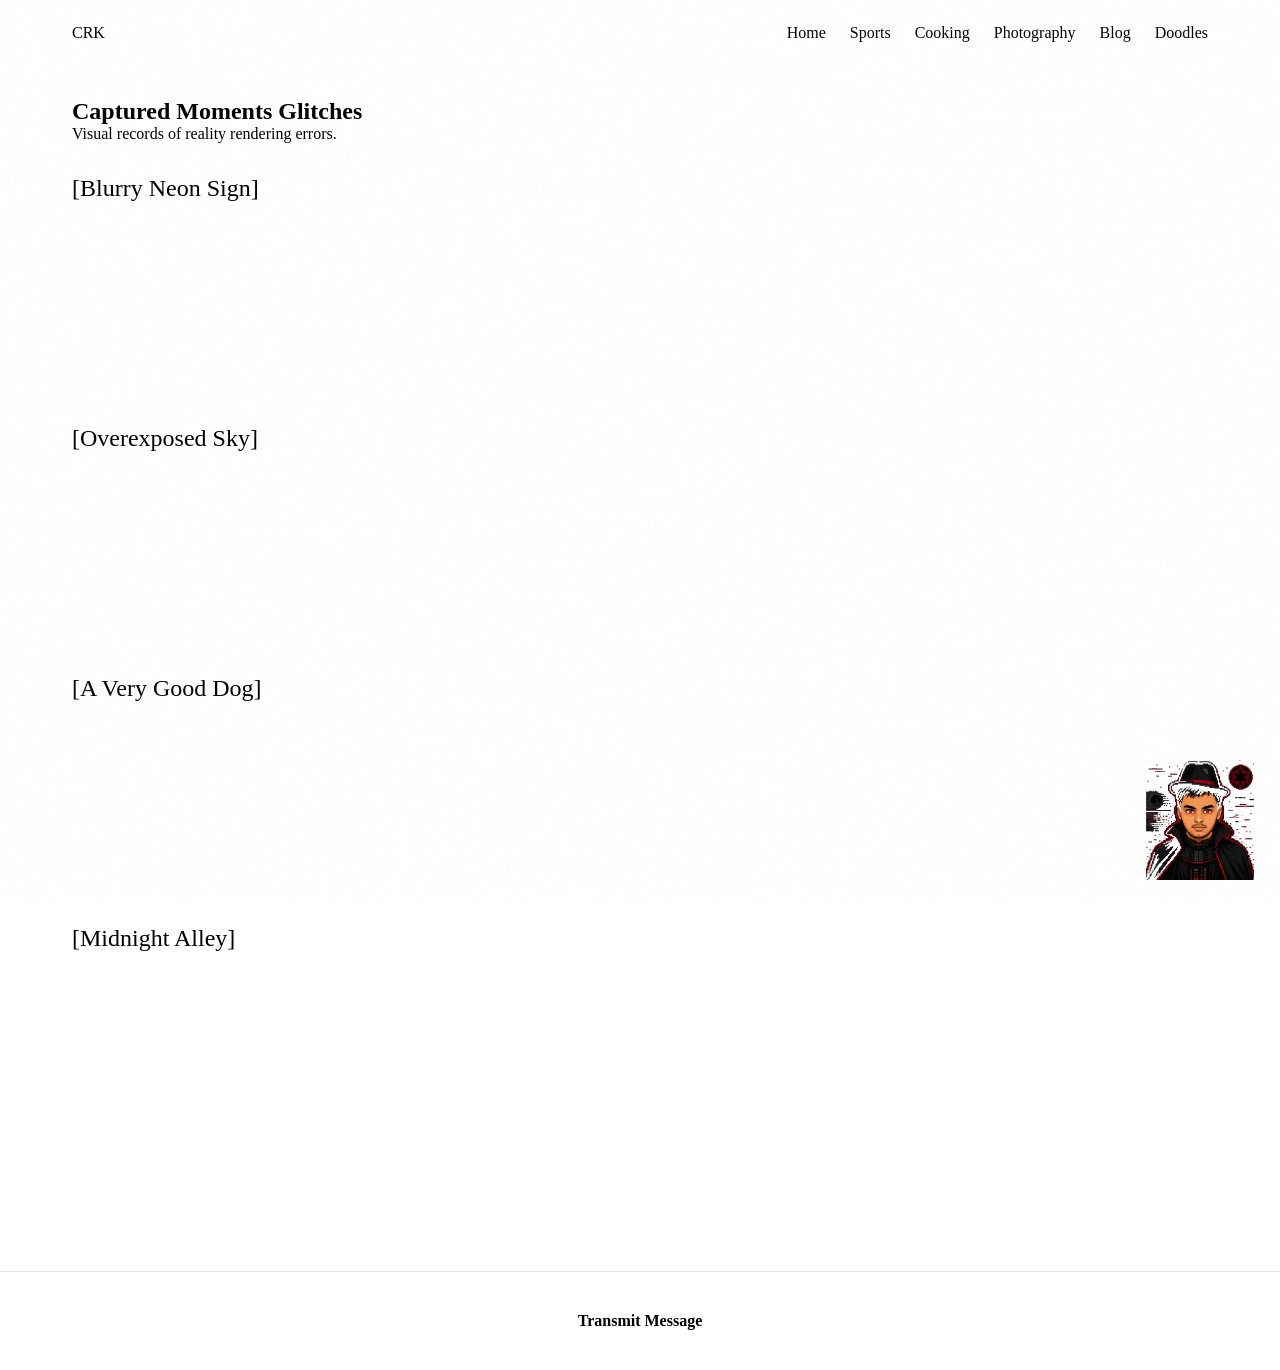
<file: photography.html>
<!DOCTYPE html>
<html lang="en">
<head>
    <meta charset="UTF-8">
    <meta name="viewport" content="width=device-width, initial-scale=1.0">
    <title>Photography | System Override</title>
    <link rel="stylesheet" href="css/shared.css">
    <link rel="stylesheet" href="css/blacklight.css">
</head>
<body class="dark-side">
    <nav>
        <div class="logo scrawl">CRK</div>
        <ul>
            <li><a href="blacklight.html">Home</a></li>
            <li><a href="sports.html">Sports</a></li>
            <li><a href="cooking.html">Cooking</a></li>
            <li><a href="photography.html" class="active">Photography</a></li>
            <li><a href="blog.html">Blog</a></li>
            <li><a href="doodles.html">Doodles</a></li>
        </ul>
    </nav>

    <main>
        <section>
            <h2>Captured <span class="crossed-out">Moments</span> Glitches</h2>
            <p>Visual records of reality rendering errors.</p>
            
            <div class="grid" style="margin-top: 2rem;">
                <div class="photo-placeholder" style="width: 100%; height: 250px;">
                    <div class="doodle-overlay" style="font-size: 1.5rem;">[Blurry Neon Sign]</div>
                </div>
                <div class="photo-placeholder" style="width: 100%; height: 250px;">
                    <div class="doodle-overlay" style="font-size: 1.5rem;">[Overexposed Sky]</div>
                </div>
                <div class="photo-placeholder" style="width: 100%; height: 250px;">
                    <div class="doodle-overlay" style="font-size: 1.5rem;">[A Very Good Dog]</div>
                </div>
                <div class="photo-placeholder" style="width: 100%; height: 250px;">
                    <div class="doodle-overlay" style="font-size: 1.5rem;">[Midnight Alley]</div>
                </div>
            </div>
        </section>
    </main>

    <footer>
        <div class="contact-links">
            <a href="contact.html">Transmit Message</a>
        </div>
    </footer>

    <div id="avatar-container"></div>

    
    <script src="js/hyperspace.js"></script>
    <script src="js/toggle.js"></script>
</body>
</html>
</file>
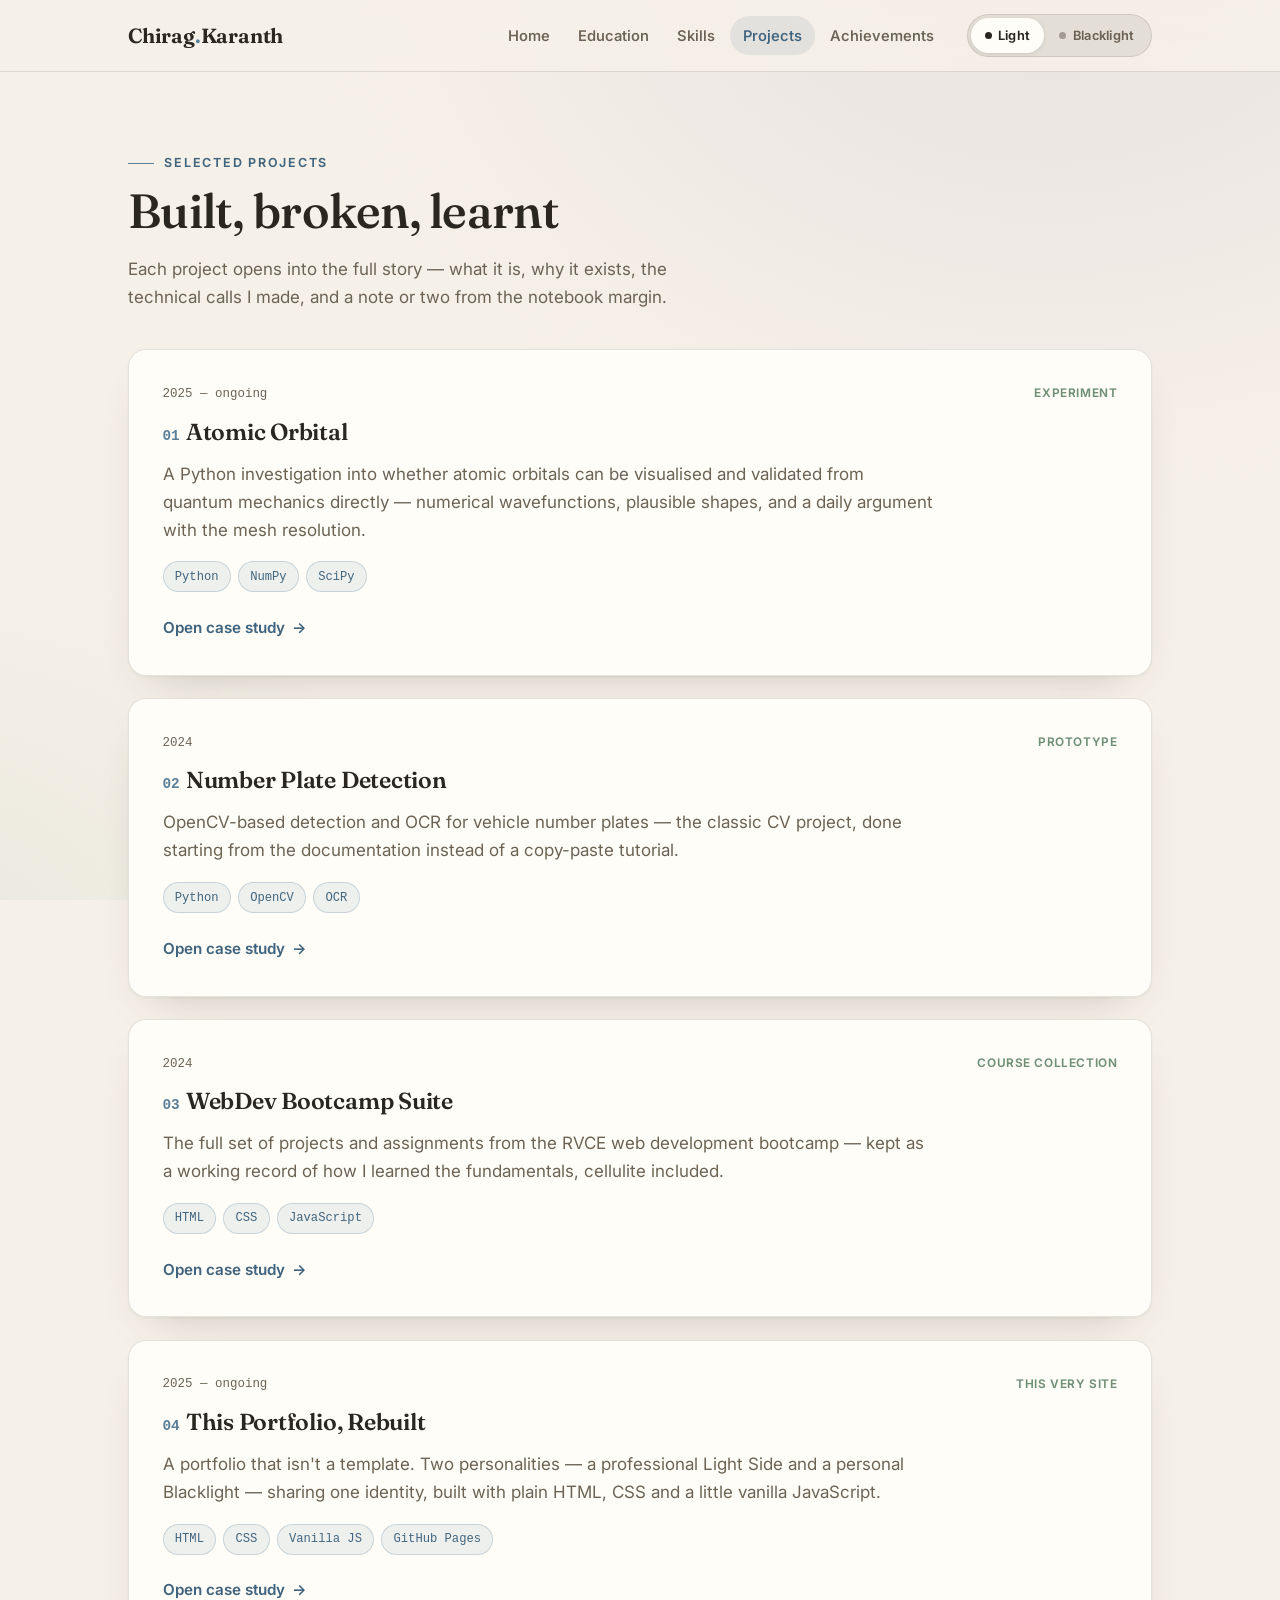
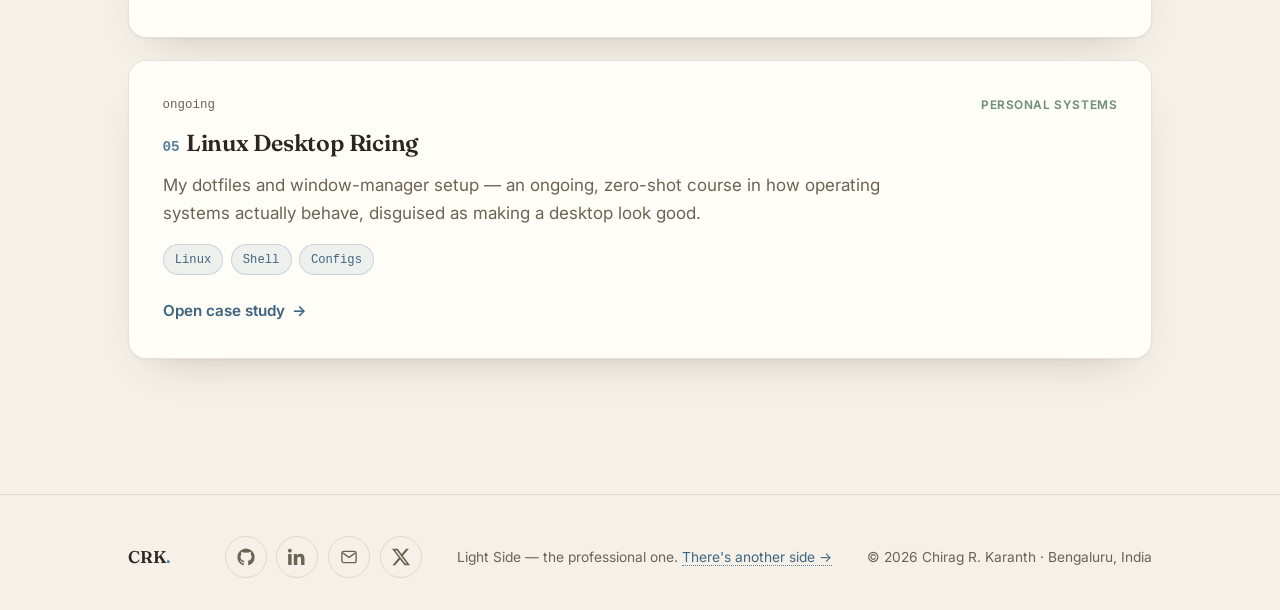
<file: projects.html>
<!DOCTYPE html>
<html lang="en" data-side="light">
<head>
  <meta charset="UTF-8">
  <meta name="viewport" content="width=device-width, initial-scale=1.0">
  <title>Projects | Chirag R. Karanth</title>
  <meta name="description" content="Selected projects by Chirag R. Karanth — atomic orbital visualisation, number plate detection, the web dev bootcamp suite, this rebuilt portfolio and Linux ricing.">
  <meta name="color-scheme" content="light dark">
  <script>(function(){try{if(sessionStorage.getItem('side-arrive')==='1'){sessionStorage.removeItem('side-arrive');document.documentElement.classList.add('arriving');}}catch(e){}document.documentElement.classList.add('js');})();</script>
  <link rel="preconnect" href="https://fonts.googleapis.com">
  <link rel="preconnect" href="https://fonts.gstatic.com" crossorigin>
  <link href="https://fonts.googleapis.com/css2?family=Fraunces:opsz,wght@9..144,400;9..144,540;9..144,600&family=Inter:wght@400;500;560;600&family=Kalam:wght@400;700&display=swap" rel="stylesheet">
  <link rel="stylesheet" href="css/base.css">
  <link rel="stylesheet" href="css/light.css">
  <link rel="icon" href="data:image/svg+xml,%3Csvg xmlns='http://www.w3.org/2000/svg' viewBox='0 0 32 32'%3E%3Crect width='32' height='32' rx='8' fill='%23f6f1e8'/%3E%3Ctext x='16' y='22' font-family='Georgia' font-size='17' font-weight='bold' text-anchor='middle' fill='%235b7f99'%3EC%3C/text%3E%3C/svg%3E">
</head>
<body class="side-light">

  <a class="skip-link" href="#main">Skip to content</a>
  <div class="side-wash" id="side-wash" aria-hidden="true"></div>

  <header class="site-head">
    <div class="wrap head-inner">
      <a class="brand" href="index.html">Chirag<span class="brand-dot">.</span>Karanth</a>
      <nav class="head-nav" aria-label="Primary">
        <ul>
          <li><a href="index.html">Home</a></li>
          <li><a href="education.html">Education</a></li>
          <li><a href="skills.html">Skills</a></li>
          <li><a href="projects.html" aria-current="true">Projects</a></li>
          <li><a href="achievements.html">Achievements</a></li>
        </ul>
      </nav>
      <div class="side-switch" role="group" aria-label="Switch display side">
        <a class="side-switch-item" href="index.html" aria-current="true"><span class="sw-dot" aria-hidden="true"></span>Light</a>
        <a class="side-switch-item" href="blacklight.html" data-switch><span class="sw-dot" aria-hidden="true"></span>Blacklight</a>
      </div>
    </div>
  </header>

  <main id="main">

    <!-- ══════════ Projects ══════════ -->
    <section id="projects" class="rv">
      <div class="wrap">
        <p class="sec-label">Selected Projects</p>
        <h2 class="sec-title">Built, broken, learnt</h2>
        <p class="sec-lead">Each project opens into the full story — what it is, why it exists, the technical calls I made, and a note or two from the notebook margin.</p>

        <div class="projects-list">

          <article class="project" data-tech="python,numpy,scipy" data-keys="atomic orbital quantum">
            <div class="project-kicker">
              <span class="proj-year">2025 — ongoing</span>
              <span class="proj-status">experiment</span>
            </div>
            <h3><span class="proj-num">01</span>Atomic Orbital</h3>
            <p class="blurb">A Python investigation into whether atomic orbitals can be visualised and validated from quantum mechanics directly — numerical wavefunctions, plausible shapes, and a daily argument with the mesh resolution.</p>
            <div class="proj-tech"><span class="tech-tag">Python</span><span class="tech-tag">NumPy</span><span class="tech-tag">SciPy</span></div>
            <button class="project-open" type="button">Open case study <span class="btn-arr">→</span></button>

            <div class="project-detail" hidden>
              <div class="pd-block">
                <h4>What it is</h4>
                <p>A computational look at the hydrogen / orbital wavefunctions. It validates shape and energy predictions numerically rather than trusting a textbook figure — and renders them so the result is actually worth looking at.</p>
              </div>
              <div class="pd-block">
                <h4>Why it exists</h4>
                <p>The course material stopped at the equations. I wanted to see what they <em>looked</em> like, and to know whether I understood them well enough to implement them.</p>
              </div>
              <div class="pd-block">
                <h4>What I built</h4>
                <ul>
                  <li>A solver core for the wavefunction components.</li>
                  <li>Validation against known orbital results.</li>
                  <li>Render pipeline that turns the maths into something visual.</li>
                </ul>
              </div>
              <div class="pd-block">
                <h4>Technical decisions &amp; current state</h4>
                <p>Kept everything to <code>numpy</code>/<code>scipy</code> so the science stays obvious and the dependencies stay light. Still actively probing — readme honesty included.</p>
              </div>
              <div class="pd-notes">
                <button class="pd-notes-btn" type="button" aria-expanded="false">✎ the real story (field notes)</button>
                <div class="pd-notes-body">
                  <p>This started as "can I render the hydrogen wavefunction without completely losing it?" The repository description literally says <em>"to satisfy my ego"</em> and I am not removing that.</p>
                  <p>Lesson re-learnt: mesh density is a love-hate relationship, and always check your physical units before trusting a pretty picture.</p>
                </div>
              </div>
              <div class="pd-links">
                <a class="btn-ghost" href="https://github.com/Chirag-R-Karanth/Atomic_orbital" target="_blank" rel="noopener">GitHub ↪</a>
              </div>
            </div>
          </article>

          <article class="project" data-tech="python,opencv,ml" data-keys="number plate detection ocr">
            <div class="project-kicker">
              <span class="proj-year">2024</span>
              <span class="proj-status">prototype</span>
            </div>
            <h3><span class="proj-num">02</span>Number Plate Detection</h3>
            <p class="blurb">OpenCV-based detection and OCR for vehicle number plates — the classic CV project, done starting from the documentation instead of a copy-paste tutorial.</p>
            <div class="proj-tech"><span class="tech-tag">Python</span><span class="tech-tag">OpenCV</span><span class="tech-tag">OCR</span></div>
            <button class="project-open" type="button">Open case study <span class="btn-arr">→</span></button>

            <div class="project-detail" hidden>
              <div class="pd-block">
                <h4>What it is</h4>
                <p>Detects a plate region in a photo, isolates it, and runs OCR to pull the registration number. My first real computer-vision pipeline.</p>
              </div>
              <div class="pd-block">
                <h4>Why it exists</h4>
                <p>I wanted a project where the input is messy reality (bad angles, glare, Indian plates) rather than clean demo data.</p>
              </div>
              <div class="pd-block">
                <h4>What I built</h4>
                <ul>
                  <li>Contour-based plate localisation.</li>
                  <li>Preprocessing chain tuned for variable light and focus.</li>
                  <li>OCR post-processing to clean up misread characters.</li>
                </ul>
              </div>
              <div class="pd-block">
                <h4>Current state</h4>
                <p>Solid prototype. Works on bright, straight-on shots; still dreams of handling rain. A good exercise in knowing exactly where each stage loses accuracy.</p>
              </div>
              <div class="pd-notes">
                <button class="pd-notes-btn" type="button" aria-expanded="false">✎ the real story (field notes)</button>
                <div class="pd-notes-body">
                  <p>The first plate I ever pointed this at belonged to my own family's car. The results were… humbling. OCR on regional script variants remains a battle.</p>
                  <p>The best part of this project is that it taught me to debug by inspecting intermediate images instead of hoping.</p>
                </div>
              </div>
              <div class="pd-links">
                <a class="btn-ghost" href="https://github.com/Chirag-R-Karanth/Numberplatedetection" target="_blank" rel="noopener">GitHub ↪</a>
              </div>
            </div>
          </article>

          <article class="project" data-tech="htmlcss,js" data-keys="webdev bootcamp assignments">
            <div class="project-kicker">
              <span class="proj-year">2024</span>
              <span class="proj-status">course collection</span>
            </div>
            <h3><span class="proj-num">03</span>WebDev Bootcamp Suite</h3>
            <p class="blurb">The full set of projects and assignments from the RVCE web development bootcamp — kept as a working record of how I learned the fundamentals, cellulite included.</p>
            <div class="proj-tech"><span class="tech-tag">HTML</span><span class="tech-tag">CSS</span><span class="tech-tag">JavaScript</span></div>
            <button class="project-open" type="button">Open case study <span class="btn-arr">→</span></button>

            <div class="project-detail" hidden>
              <div class="pd-block">
                <h4>What it is</h4>
                <p>A repository collecting every bootcamp assignment — from "center this div" to a reasonably complete front-end piece.</p>
              </div>
              <div class="pd-block">
                <h4>Why it exists</h4>
                <p>Progress is much easier to believe when you can scroll through the evolution. Also — archiving bootcamp code is alarmingly easy to skip.</p>
              </div>
              <div class="pd-block">
                <h4>What it shows</h4>
                <ul>
                  <li>Clean semantic markup.</li>
                  <li>Progressive enhancement — it still works with JS off.</li>
                  <li>Reading documentation before cargo-culting Stack Overflow.</li>
                </ul>
              </div>
              <div class="pd-notes">
                <button class="pd-notes-btn" type="button" aria-expanded="false">✎ the real story (field notes)</button>
                <div class="pd-notes-body">
                  <p>All the classic beginner fears live in here — the "why won't this flex-col center" era, the box-shadow over-admin, the first time flexbox finally clicked.</p>
                </div>
              </div>
              <div class="pd-links">
                <a class="btn-ghost" href="https://github.com/Chirag-R-Karanth/WebDevBootcamp" target="_blank" rel="noopener">GitHub ↪</a>
              </div>
            </div>
          </article>

          <article class="project" data-tech="htmlcss,js,git" data-keys="portfolio dual personality light blacklight">
            <div class="project-kicker">
              <span class="proj-year">2025 — ongoing</span>
              <span class="proj-status">this very site</span>
            </div>
            <h3><span class="proj-num">04</span>This Portfolio, Rebuilt</h3>
            <p class="blurb">A portfolio that isn't a template. Two personalities — a professional Light Side and a personal Blacklight — sharing one identity, built with plain HTML, CSS and a little vanilla JavaScript.</p>
            <div class="proj-tech"><span class="tech-tag">HTML</span><span class="tech-tag">CSS</span><span class="tech-tag">Vanilla JS</span><span class="tech-tag">GitHub Pages</span></div>
            <button class="project-open" type="button">Open case study <span class="btn-arr">→</span></button>

            <div class="project-detail" hidden>
              <div class="pd-block">
                <h4>What it is / why it exists</h4>
                <p>The site you are reading. Built because "developer portfolio" templates all say the same five sentences, and I wanted mine to also be the thing I'm showing off.</p>
              </div>
              <div class="pd-block">
                <h4>What I built</h4>
                <ul>
                  <li>A dual-theme system (Light / Blacklight) from one shared base.</li>
                  <li>A photo map with clusters, drill-down and gallery views.</li>
                  <li>Handwritten annotation layer, expansion-everywhere interactions, zero build step.</li>
                </ul>
              </div>
              <div class="pd-block">
                <h4>Technical decisions</h4>
                <p>No framework — nothing to install, nothing to compile, easy to poke at. Everything from the design tokens to the map layers is vanilla.</p>
              </div>
              <div class="pd-links">
                <a class="btn-ghost" href="https://github.com/Chirag-R-Karanth/Chirag-R-Karanth.github.io" target="_blank" rel="noopener">GitHub ↪</a>
              </div>
            </div>
          </article>

          <article class="project" data-tech="linux,bash,shell" data-keys="linux ricing dotfiles desktop">
            <div class="project-kicker">
              <span class="proj-year">ongoing</span>
              <span class="proj-status">personal systems</span>
            </div>
            <h3><span class="proj-num">05</span>Linux Desktop Ricing</h3>
            <p class="blurb">My dotfiles and window-manager setup — an ongoing, zero-shot course in how operating systems actually behave, disguised as making a desktop look good.</p>
            <div class="proj-tech"><span class="tech-tag">Linux</span><span class="tech-tag">Shell</span><span class="tech-tag">Configs</span></div>
            <button class="project-open" type="button">Open case study <span class="btn-arr">→</span></button>

            <div class="project-detail" hidden>
              <div class="pd-block">
                <h4>What it is</h4>
                <p>A living repository of desktop configuration — window manager, status bars, terminal setup, scripts. Every file is a decision I made and documented by writing it.</p>
              </div>
              <div class="pd-block">
                <h4>Why it counts as a project</h4>
                <p>Ricing is secretly a systems course, just with better visuals: process management, X / Wayland, daemons, autostarts, and the eternal "why does this config not load" loop.</p>
              </div>
              <div class="pd-block">
                <h4>What it teaches</h4>
                <ul>
                  <li>Reading documentation and man pages for fun.</li>
                  <li>Debugging configs by careful elimination.</li>
                  <li>Never trusting a setup script you don't understand.</li>
                </ul>
              </div>
              <div class="pd-notes">
                <button class="pd-notes-btn" type="button" aria-expanded="false">✎ the real story (field notes)</button>
                <div class="pd-notes-body">
                  <p>There is a 3 AM window-manager rabbit hole, and I have fallen into it multiple times. Worth noting that the Blacklight side of this site and the ricing sessions share a timezone: after midnight.</p>
                </div>
              </div>
            </div>
          </article>

        </div>
      </div>
    </section>

  </main>

  <footer class="foot">
    <div class="wrap foot-inner">
      <p class="foot-brand">CRK<span style="color:var(--accent)">.</span></p>
      <div class="foot-social">
        <a href="https://github.com/Chirag-R-Karanth" target="_blank" rel="noopener" aria-label="GitHub">
          <svg viewBox="0 0 24 24" fill="currentColor" aria-hidden="true"><path d="M12 .5A11.5 11.5 0 0 0 .5 12a11.5 11.5 0 0 0 7.86 10.92c.58.1.79-.25.79-.56v-2c-3.2.7-3.87-1.54-3.87-1.54-.53-1.33-1.28-1.69-1.28-1.69-1.05-.72.08-.7.08-.7 1.16.08 1.77 1.19 1.77 1.19 1.03 1.77 2.7 1.26 3.36.96.1-.75.4-1.26.73-1.55-2.56-.29-5.25-1.28-5.25-5.7 0-1.26.45-2.29 1.19-3.1-.12-.29-.52-1.46.11-3.05 0 0 .97-.31 3.18 1.18a11 11 0 0 1 5.79 0c2.2-1.49 3.17-1.18 3.17-1.18.63 1.59.23 2.76.11 3.05.74.81 1.19 1.84 1.19 3.1 0 4.43-2.7 5.4-5.27 5.69.41.36.78 1.06.78 2.14v3.17c0 .31.21.67.8.56A11.5 11.5 0 0 0 23.5 12 11.5 11.5 0 0 0 12 .5Z"/></svg>
        </a>
        <a href="https://www.linkedin.com/in/chiragrkaranth" target="_blank" rel="noopener" aria-label="LinkedIn">
          <svg viewBox="0 0 24 24" fill="currentColor" aria-hidden="true"><path d="M4.98 3.5C4.98 4.88 3.87 6 2.5 6S0 4.88 0 3.5 1.12 1 2.5 1s2.48 1.12 2.48 2.5ZM.2 8h4.6v14.5H.2V8Zm7.5 0h4.4v2h.06c.61-1.16 2.1-2.38 4.33-2.38 4.63 0 5.49 3.05 5.49 7.01v7.87h-4.6v-6.98c0-1.66-.03-3.8-2.31-3.8-2.32 0-2.67 1.81-2.67 3.68v7.1H7.7V8Z"/></svg>
        </a>
        <a href="mailto:hello@chiragrkaranth.com" aria-label="Email">
          <svg viewBox="0 0 24 24" fill="none" stroke="currentColor" stroke-width="1.8" aria-hidden="true"><rect x="2.5" y="4.5" width="19" height="15" rx="2.5"/><path d="m3.5 6.5 8.5 6 8.5-6"/></svg>
        </a>
        <a href="https://x.com/" target="_blank" rel="noopener" aria-label="X (Twitter)">
          <svg viewBox="0 0 24 24" fill="currentColor" aria-hidden="true"><path d="M18.9 1.15h3.68l-8.04 9.19L24 22.85h-7.41l-5.8-7.58-6.64 7.58H.47l8.6-9.83L0 1.15h7.59l5.24 6.93 6.07-6.93Zm-1.29 19.5h2.04L6.49 3.24H4.3l13.31 17.41Z"/></svg>
        </a>
      </div>
      <p class="foot-note">Light Side — the professional one. <a href="blacklight.html" style="color:var(--accent-ink);border-bottom:1px dotted var(--accent);">There's another side →</a></p>
      <p class="foot-note">© <span id="year">2026</span> Chirag R. Karanth · Bengaluru, India</p>
    </div>
  </footer>

  <div class="ink-veil" id="ink-veil" aria-hidden="true" hidden></div>

  <dialog class="dialog" id="project-dialog" aria-labelledby="pd-title">
    <div class="dialog-panel">
      <div class="dialog-head">
        <div>
          <div class="sec-label">Case study</div>
          <h3 id="pd-title"></h3>
        </div>
        <button class="dialog-close" type="button" aria-label="Close">✕</button>
      </div>
      <div class="dialog-body" id="pd-body"></div>
    </div>
  </dialog>

  <script src="js/hyperspace.js" defer></script>
  <script src="js/main.js" defer></script>
</body>
</html>
</file>
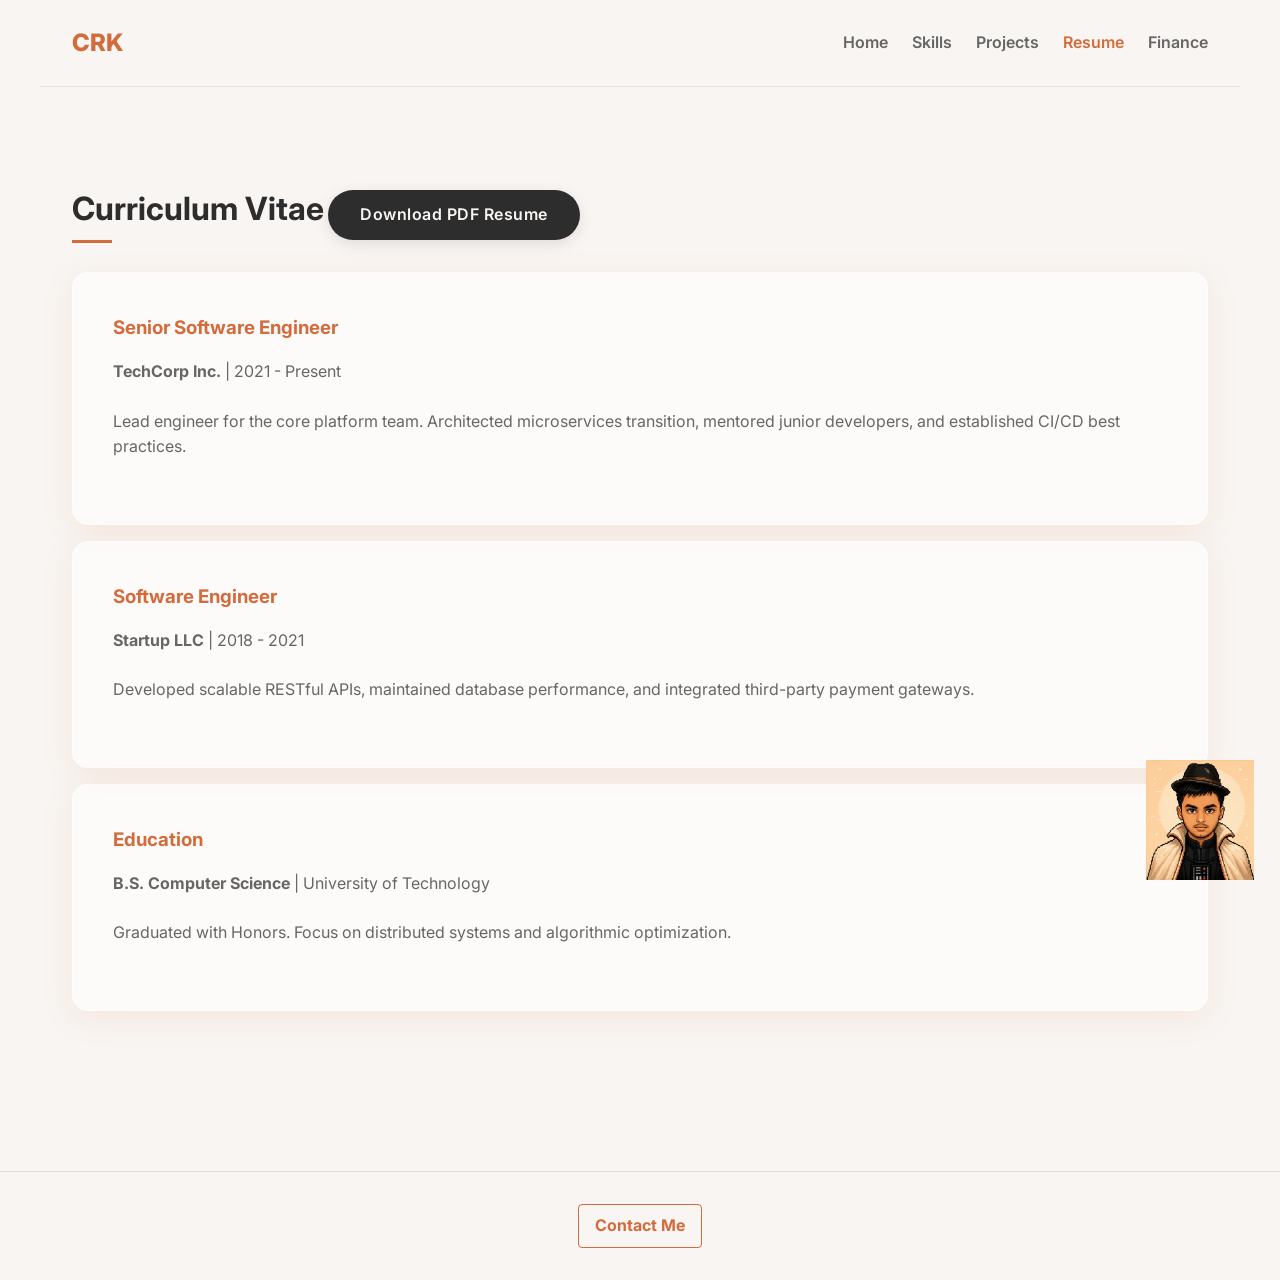
<file: resume.html>
<!DOCTYPE html>
<html lang="en">
<head>
    <meta charset="UTF-8">
    <meta name="viewport" content="width=device-width, initial-scale=1.0">
    <title>Resume | Chirag R Karanth</title>
    <link rel="stylesheet" href="css/shared.css">
    <link rel="stylesheet" href="css/style.css">
</head>
<body class="light-side">
    <nav>
        <div class="logo">CRK</div>
        <ul>
            <li><a href="index.html">Home</a></li>
            <li><a href="skills.html">Skills</a></li>
            <li><a href="projects.html">Projects</a></li>
            <li><a href="resume.html" class="active">Resume</a></li>
            <li><a href="finance.html">Finance</a></li>
        </ul>
    </nav>

    <main>
        <section>
            <h2>Curriculum Vitae</h2>
            <a href="#" class="btn" style="margin-bottom: 2rem;">Download PDF Resume</a>
            
            <div class="card">
                <h3>Senior Software Engineer</h3>
                <p><strong>TechCorp Inc.</strong> | 2021 - Present</p>
                <p>Lead engineer for the core platform team. Architected microservices transition, mentored junior developers, and established CI/CD best practices.</p>
            </div>
            
            <div class="card" style="margin-top: 1rem;">
                <h3>Software Engineer</h3>
                <p><strong>Startup LLC</strong> | 2018 - 2021</p>
                <p>Developed scalable RESTful APIs, maintained database performance, and integrated third-party payment gateways.</p>
            </div>

            <div class="card" style="margin-top: 1rem;">
                <h3>Education</h3>
                <p><strong>B.S. Computer Science</strong> | University of Technology</p>
                <p>Graduated with Honors. Focus on distributed systems and algorithmic optimization.</p>
            </div>
        </section>
    </main>

    <footer>
        <div class="contact-links">
            <a href="contact.html">Contact Me</a>
        </div>
    </footer>

    <div id="avatar-container"></div>

    
    <script src="js/hyperspace.js"></script>
    <script src="js/toggle.js"></script>
</body>
</html>
</file>
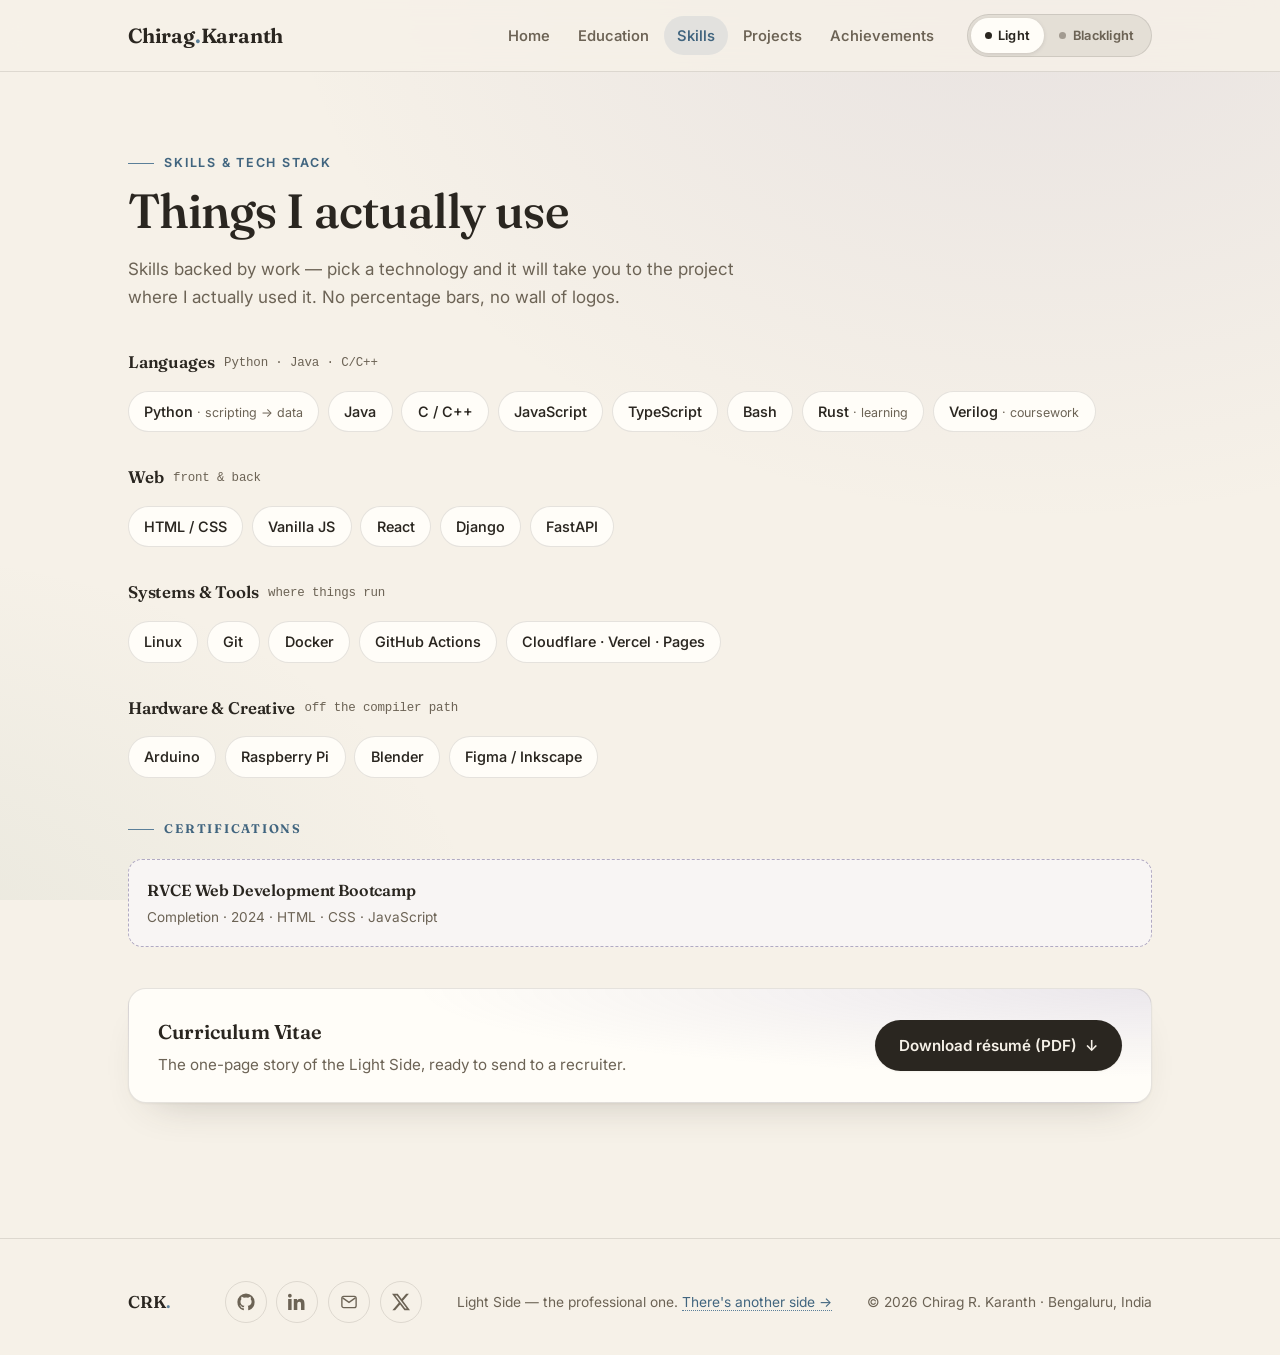
<file: skills.html>
<!DOCTYPE html>
<html lang="en" data-side="light">
<head>
  <meta charset="UTF-8">
  <meta name="viewport" content="width=device-width, initial-scale=1.0">
  <title>Skills | Chirag R. Karanth</title>
  <meta name="description" content="The skills and tech stack Chirag R. Karanth actually uses — Python, Java, C/C++, Rust, web, systems, hardware — each one backed by a shipped project.">
  <meta name="color-scheme" content="light dark">
  <script>(function(){try{if(sessionStorage.getItem('side-arrive')==='1'){sessionStorage.removeItem('side-arrive');document.documentElement.classList.add('arriving');}}catch(e){}document.documentElement.classList.add('js');})();</script>
  <link rel="preconnect" href="https://fonts.googleapis.com">
  <link rel="preconnect" href="https://fonts.gstatic.com" crossorigin>
  <link href="https://fonts.googleapis.com/css2?family=Fraunces:opsz,wght@9..144,400;9..144,540;9..144,600&family=Inter:wght@400;500;560;600&family=Kalam:wght@400;700&display=swap" rel="stylesheet">
  <link rel="stylesheet" href="css/base.css">
  <link rel="stylesheet" href="css/light.css">
  <link rel="icon" href="data:image/svg+xml,%3Csvg xmlns='http://www.w3.org/2000/svg' viewBox='0 0 32 32'%3E%3Crect width='32' height='32' rx='8' fill='%23f6f1e8'/%3E%3Ctext x='16' y='22' font-family='Georgia' font-size='17' font-weight='bold' text-anchor='middle' fill='%235b7f99'%3EC%3C/text%3E%3C/svg%3E">
</head>
<body class="side-light">

  <a class="skip-link" href="#main">Skip to content</a>
  <div class="side-wash" id="side-wash" aria-hidden="true"></div>

  <header class="site-head">
    <div class="wrap head-inner">
      <a class="brand" href="index.html">Chirag<span class="brand-dot">.</span>Karanth</a>
      <nav class="head-nav" aria-label="Primary">
        <ul>
          <li><a href="index.html">Home</a></li>
          <li><a href="education.html">Education</a></li>
          <li><a href="skills.html" aria-current="true">Skills</a></li>
          <li><a href="projects.html">Projects</a></li>
          <li><a href="achievements.html">Achievements</a></li>
        </ul>
      </nav>
      <div class="side-switch" role="group" aria-label="Switch display side">
        <a class="side-switch-item" href="index.html" aria-current="true"><span class="sw-dot" aria-hidden="true"></span>Light</a>
        <a class="side-switch-item" href="blacklight.html" data-switch><span class="sw-dot" aria-hidden="true"></span>Blacklight</a>
      </div>
    </div>
  </header>

  <main id="main">

    <!-- ══════════ Skills + Resume ══════════ -->
    <section id="skills" class="rv">
      <div class="wrap">
        <p class="sec-label">Skills &amp; Tech Stack</p>
        <h2 class="sec-title">Things I actually <span class="ms">use<svg class="ink ink-under" viewBox="0 0 120 22" aria-hidden="true"><path d="M6 16q30 9 60 -3t50 -6"/></svg></span></h2>
        <p class="sec-lead">Skills backed by work — pick a technology and it will take you to the project where I actually used it. No percentage bars, no wall of logos.</p>

        <div class="skill-group">
          <h3>Languages <span class="g-count">Python · Java · C/C++</span></h3>
          <div class="skill-chips">
            <button class="skill-chip" data-skill="python">Python <span class="chip-note">· scripting → data</span></button>
            <button class="skill-chip" data-skill="java">Java</button>
            <button class="skill-chip" data-skill="cpp">C / C++</button>
            <button class="skill-chip" data-skill="js">JavaScript</button>
            <button class="skill-chip" data-skill="ts">TypeScript</button>
            <button class="skill-chip" data-skill="bash">Bash</button>
            <button class="skill-chip" data-skill="rust">Rust <span class="chip-note">· learning</span></button>
            <button class="skill-chip" data-skill="verilog">Verilog <span class="chip-note">· coursework</span></button>
          </div>
        </div>

        <div class="skill-group">
          <h3>Web <span class="g-count">front &amp; back</span></h3>
          <div class="skill-chips">
            <button class="skill-chip" data-skill="htmlcss">HTML / CSS</button>
            <button class="skill-chip" data-skill="js">Vanilla JS</button>
            <button class="skill-chip" data-skill="react">React</button>
            <button class="skill-chip" data-skill="django">Django</button>
            <button class="skill-chip" data-skill="fastapi">FastAPI</button>
          </div>
        </div>

        <div class="skill-group">
          <h3>Systems &amp; Tools <span class="g-count">where things run</span></h3>
          <div class="skill-chips">
            <button class="skill-chip" data-skill="linux">Linux</button>
            <button class="skill-chip" data-skill="git">Git</button>
            <button class="skill-chip" data-skill="docker">Docker</button>
            <button class="skill-chip" data-skill="gha">GitHub Actions</button>
            <button class="skill-chip" data-skill="cloud">Cloudflare · Vercel · Pages</button>
          </div>
        </div>

        <div class="skill-group">
          <h3>Hardware &amp; Creative <span class="g-count">off the compiler path</span></h3>
          <div class="skill-chips">
            <button class="skill-chip" data-skill="arduino">Arduino</button>
            <button class="skill-chip" data-skill="raspi">Raspberry Pi</button>
            <button class="skill-chip" data-skill="blender">Blender</button>
            <button class="skill-chip" data-skill="figma">Figma / Inkscape</button>
          </div>
        </div>

        <h3 class="sec-label" style="margin-top:2.6rem;">Certifications</h3>
        <div class="cert-grid">
          <a class="cert" href="https://github.com/Chirag-R-Karanth/WebDevBootcamp" target="_blank" rel="noopener">
            <h4>RVCE Web Development Bootcamp</h4>
            <p>Completion · 2024 · HTML · CSS · JavaScript</p>
          </a>
          <!-- Add more certifications here, e.g.
          <a class="cert" href="...">
            <h4>Name of certificate</h4>
            <p>Issuer · Year · relevance</p>
          </a>
          -->
        </div>

        <div class="resume-band">
          <div>
            <h3>Curriculum Vitae</h3>
            <p>The one-page story of the Light Side, ready to send to a recruiter.</p>
          </div>
          <a class="btn" style="margin-left:auto;" href="assets/resume.pdf" download>
            Download résumé (PDF) <span class="btn-arr">↓</span>
          </a>
        </div>
      </div>
    </section>

  </main>

  <footer class="foot">
    <div class="wrap foot-inner">
      <p class="foot-brand">CRK<span style="color:var(--accent)">.</span></p>
      <div class="foot-social">
        <a href="https://github.com/Chirag-R-Karanth" target="_blank" rel="noopener" aria-label="GitHub">
          <svg viewBox="0 0 24 24" fill="currentColor" aria-hidden="true"><path d="M12 .5A11.5 11.5 0 0 0 .5 12a11.5 11.5 0 0 0 7.86 10.92c.58.1.79-.25.79-.56v-2c-3.2.7-3.87-1.54-3.87-1.54-.53-1.33-1.28-1.69-1.28-1.69-1.05-.72.08-.7.08-.7 1.16.08 1.77 1.19 1.77 1.19 1.03 1.77 2.7 1.26 3.36.96.1-.75.4-1.26.73-1.55-2.56-.29-5.25-1.28-5.25-5.7 0-1.26.45-2.29 1.19-3.1-.12-.29-.52-1.46.11-3.05 0 0 .97-.31 3.18 1.18a11 11 0 0 1 5.79 0c2.2-1.49 3.17-1.18 3.17-1.18.63 1.59.23 2.76.11 3.05.74.81 1.19 1.84 1.19 3.1 0 4.43-2.7 5.4-5.27 5.69.41.36.78 1.06.78 2.14v3.17c0 .31.21.67.8.56A11.5 11.5 0 0 0 23.5 12 11.5 11.5 0 0 0 12 .5Z"/></svg>
        </a>
        <a href="https://www.linkedin.com/in/chiragrkaranth" target="_blank" rel="noopener" aria-label="LinkedIn">
          <svg viewBox="0 0 24 24" fill="currentColor" aria-hidden="true"><path d="M4.98 3.5C4.98 4.88 3.87 6 2.5 6S0 4.88 0 3.5 1.12 1 2.5 1s2.48 1.12 2.48 2.5ZM.2 8h4.6v14.5H.2V8Zm7.5 0h4.4v2h.06c.61-1.16 2.1-2.38 4.33-2.38 4.63 0 5.49 3.05 5.49 7.01v7.87h-4.6v-6.98c0-1.66-.03-3.8-2.31-3.8-2.32 0-2.67 1.81-2.67 3.68v7.1H7.7V8Z"/></svg>
        </a>
        <a href="mailto:hello@chiragrkaranth.com" aria-label="Email">
          <svg viewBox="0 0 24 24" fill="none" stroke="currentColor" stroke-width="1.8" aria-hidden="true"><rect x="2.5" y="4.5" width="19" height="15" rx="2.5"/><path d="m3.5 6.5 8.5 6 8.5-6"/></svg>
        </a>
        <a href="https://x.com/" target="_blank" rel="noopener" aria-label="X (Twitter)">
          <svg viewBox="0 0 24 24" fill="currentColor" aria-hidden="true"><path d="M18.9 1.15h3.68l-8.04 9.19L24 22.85h-7.41l-5.8-7.58-6.64 7.58H.47l8.6-9.83L0 1.15h7.59l5.24 6.93 6.07-6.93Zm-1.29 19.5h2.04L6.49 3.24H4.3l13.31 17.41Z"/></svg>
        </a>
      </div>
      <p class="foot-note">Light Side — the professional one. <a href="blacklight.html" style="color:var(--accent-ink);border-bottom:1px dotted var(--accent);">There's another side →</a></p>
      <p class="foot-note">© <span id="year">2026</span> Chirag R. Karanth · Bengaluru, India</p>
    </div>
  </footer>

  <div class="ink-veil" id="ink-veil" aria-hidden="true" hidden></div>

  <script src="js/hyperspace.js" defer></script>
  <script src="js/main.js" defer></script>
</body>
</html>
</file>
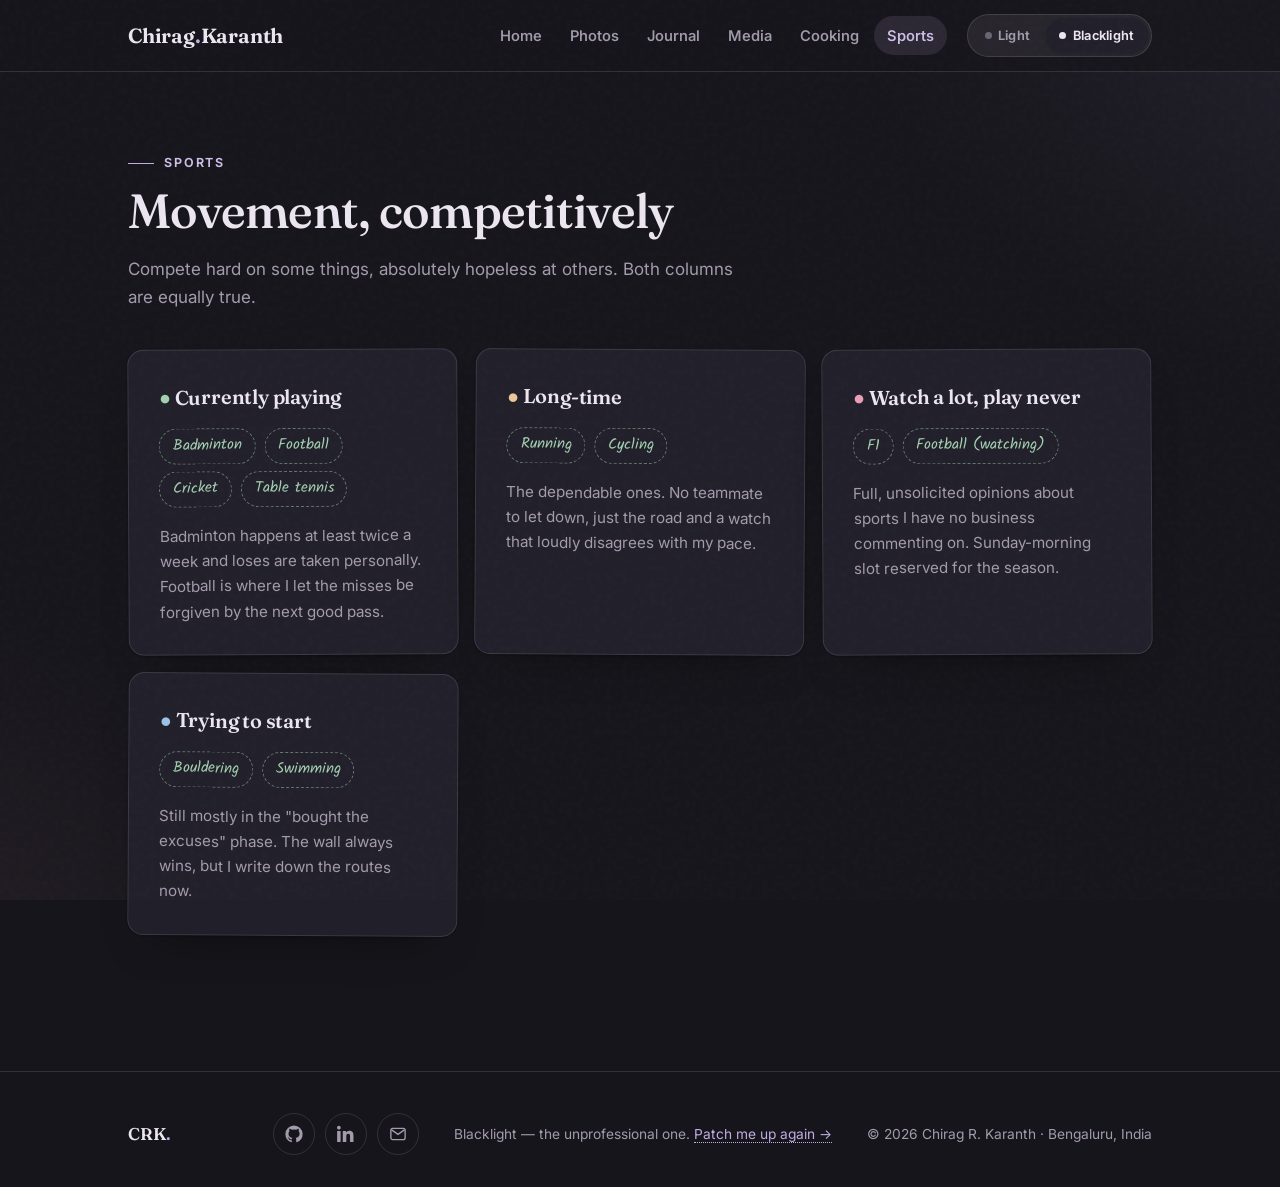
<file: sports.html>
<!DOCTYPE html>
<html lang="en" data-side="blacklight">
<head>
  <meta charset="UTF-8">
  <meta name="viewport" content="width=device-width, initial-scale=1.0">
  <title>Sports | Chirag R. Karanth</title>
  <meta name="description" content="Movement, competitively — badminton, football, cricket, table tennis, running and cycling. Plus the sports I only watch and the ones I'm still trying to start.">
  <meta name="color-scheme" content="dark">
  <script>(function(){try{if(sessionStorage.getItem('side-arrive')==='1'){sessionStorage.removeItem('side-arrive');document.documentElement.classList.add('arriving');}}catch(e){}document.documentElement.classList.add('js');})();</script>
  <link rel="preconnect" href="https://fonts.googleapis.com">
  <link rel="preconnect" href="https://fonts.gstatic.com" crossorigin>
  <link href="https://fonts.googleapis.com/css2?family=Fraunces:opsz,wght@9..144,400;9..144,540;9..144,600&family=Inter:wght@400;500;560;600&family=Kalam:wght@400;700&display=swap" rel="stylesheet">
  <link rel="stylesheet" href="css/base.css">
  <link rel="stylesheet" href="css/blacklight.css">
  <link rel="icon" href="data:image/svg+xml,%3Csvg xmlns='http://www.w3.org/2000/svg' viewBox='0 0 32 32'%3E%3Crect width='32' height='32' rx='8' fill='%2316151b'/%3E%3Ctext x='16' y='22' font-family='Georgia' font-size='17' font-weight='bold' text-anchor='middle' fill='%23c0ade4'%3EC%3C/text%3E%3C/svg%3E">
</head>
<body class="side-blacklight">

  <a class="skip-link" href="#main">Skip to content</a>
  <div class="side-wash" id="side-wash" aria-hidden="true"></div>

  <header class="site-head">
    <div class="wrap head-inner">
      <a class="brand" href="blacklight.html">Chirag<span class="brand-dot">.</span>Karanth</a>
      <nav class="head-nav" aria-label="Primary">
        <ul>
          <li><a href="blacklight.html">Home</a></li>
          <li><a href="photography.html">Photos</a></li>
          <li><a href="blog.html">Journal</a></li>
          <li><a href="media.html">Media</a></li>
          <li><a href="cooking.html">Cooking</a></li>
          <li><a href="sports.html" aria-current="true">Sports</a></li>
        </ul>
      </nav>
      <div class="side-switch" role="group" aria-label="Switch display side">
        <a class="side-switch-item" href="index.html" data-switch><span class="sw-dot" aria-hidden="true"></span>Light</a>
        <a class="side-switch-item" href="blacklight.html" aria-current="true"><span class="sw-dot" aria-hidden="true"></span>Blacklight</a>
      </div>
    </div>
  </header>

  <main id="main">

    <!-- ══════════ Sports ══════════ -->
    <section id="sports" class="rv">
      <div class="wrap">
        <p class="sec-label">Sports</p>
        <h2 class="sec-title">Movement, <span class="ms">competitively<svg class="ink ink-under" viewBox="0 0 120 22" aria-hidden="true"><path d="M6 16q30 9 60 -3t50 -6"/></svg></span></h2>
        <p class="sec-lead">Compete hard on some things, absolutely hopeless at others. Both columns are equally true.</p>

        <div class="two-col">
          <article class="card--note">
            <h3><span class="hand" style="color:var(--green);">●</span> Currently playing</h3>
            <p>
              <span class="sport-pill">Badminton</span>
              <span class="sport-pill">Football</span>
              <span class="sport-pill">Cricket</span>
              <span class="sport-pill">Table tennis</span>
            </p>
            <p style="margin-top:.8rem;">Badminton happens at least twice a week and loses are taken personally. Football is where I let the misses be forgiven by the next good pass.</p>
          </article>

          <article class="card--note">
            <h3><span class="hand" style="color:var(--peach);">●</span> Long-time</h3>
            <p>
              <span class="sport-pill">Running</span>
              <span class="sport-pill">Cycling</span>
            </p>
            <p style="margin-top:.8rem;">The dependable ones. No teammate to let down, just the road and a watch that loudly disagrees with my pace.</p>
          </article>

          <article class="card--note">
            <h3><span class="hand" style="color:var(--pink);">●</span> Watch a lot, play never</h3>
            <p>
              <span class="sport-pill">F1</span>
              <span class="sport-pill">Football (watching)</span>
            </p>
            <p style="margin-top:.8rem;">Full, unsolicited opinions about sports I have no business commenting on. Sunday-morning slot reserved for the season.</p>
          </article>

          <article class="card--note">
            <h3><span class="hand" style="color:var(--blue);">●</span> Trying to start</h3>
            <p>
              <span class="sport-pill">Bouldering</span>
              <span class="sport-pill">Swimming</span>
            </p>
            <p style="margin-top:.8rem;">Still mostly in the "bought the excuses" phase. The wall always wins, but I write down the routes now.</p>
          </article>
        </div>
      </div>
    </section>

  </main>

  <footer class="foot">
    <div class="wrap foot-inner">
      <p class="foot-brand">CRK<span style="color:var(--accent)">.</span></p>
      <div class="foot-social">
        <a href="https://github.com/Chirag-R-Karanth" target="_blank" rel="noopener" aria-label="GitHub">
          <svg viewBox="0 0 24 24" fill="currentColor" aria-hidden="true"><path d="M12 .5A11.5 11.5 0 0 0 .5 12a11.5 11.5 0 0 0 7.86 10.92c.58.1.79-.25.79-.56v-2c-3.2.7-3.87-1.54-3.87-1.54-.53-1.33-1.28-1.69-1.28-1.69-1.05-.72.08-.7.08-.7 1.16.08 1.77 1.19 1.77 1.19 1.03 1.77 2.7 1.26 3.36.96.1-.75.4-1.26.73-1.55-2.56-.29-5.25-1.28-5.25-5.7 0-1.26.45-2.29 1.19-3.1-.12-.29-.52-1.46.11-3.05 0 0 .97-.31 3.18 1.18a11 11 0 0 1 5.79 0c2.2-1.49 3.17-1.18 3.17-1.18.63 1.59.23 2.76.11 3.05.74.81 1.19 1.84 1.19 3.1 0 4.43-2.7 5.4-5.27 5.69.41.36.78 1.06.78 2.14v3.17c0 .31.21.67.8.56A11.5 11.5 0 0 0 23.5 12 11.5 11.5 0 0 0 12 .5Z"/></svg>
        </a>
        <a href="https://www.linkedin.com/in/chiragrkaranth" target="_blank" rel="noopener" aria-label="LinkedIn">
          <svg viewBox="0 0 24 24" fill="currentColor" aria-hidden="true"><path d="M4.98 3.5C4.98 4.88 3.87 6 2.5 6S0 4.88 0 3.5 1.12 1 2.5 1s2.48 1.12 2.48 2.5ZM.2 8h4.6v14.5H.2V8Zm7.5 0h4.4v2h.06c.61-1.16 2.1-2.38 4.33-2.38 4.63 0 5.49 3.05 5.49 7.01v7.87h-4.6v-6.98c0-1.66-.03-3.8-2.31-3.8-2.32 0-2.67 1.81-2.67 3.68v7.1H7.7V8Z"/></svg>
        </a>
        <a href="mailto:hello@chiragrkaranth.com" aria-label="Email">
          <svg viewBox="0 0 24 24" fill="none" stroke="currentColor" stroke-width="1.8" aria-hidden="true"><rect x="2.5" y="4.5" width="19" height="15" rx="2.5"/><path d="m3.5 6.5 8.5 6 8.5-6"/></svg>
        </a>
      </div>
      <p class="foot-note">Blacklight — the unprofessional one. <a href="index.html" style="color:var(--accent);border-bottom:1px dotted var(--accent);">Patch me up again →</a></p>
      <p class="foot-note">© <span id="year">2026</span> Chirag R. Karanth · Bengaluru, India</p>
    </div>
  </footer>

  <div class="ink-veil" id="ink-veil" aria-hidden="true" hidden></div>

  <script src="js/hyperspace.js" defer></script>
  <script src="js/main.js" defer></script>
</body>
</html>
</file>
<file: css/base.css>
/* base.css — reset, layout, shared atoms (used by both sides) */

*,
*::before,
*::after { box-sizing: border-box; margin: 0; padding: 0; }

:root {
  /* Fallbacks — real tokens are set per side in light.css / blacklight.css */
  --bg: #f6f1e8;
  --bg-2: #efe7d8;
  --elev: #fffdf8;
  --text: #2a2620;
  --muted: #6c6355;
  --accent: #567a94;
  --accent-ink: #446776;
  --lav: #8b80b6;
  --green: #6f8f77;
  --pink: #c96a8d;
  --peach: #caa06e;
  --blue: #5f86ad;
  --line-on: rgba(42, 38, 32, .14);
  --scrim: rgba(42, 38, 32, .45);
  --radius: 18px;
  --shadow-card: 0 1px 2px rgba(42, 38, 32, .05), 0 18px 42px -24px rgba(42, 38, 32, .28);
  --shadow-pop: 0 24px 64px -28px rgba(42, 38, 32, .4);
  --font-body: 'Inter', system-ui, -apple-system, 'Segoe UI', sans-serif;
  --font-display: 'Fraunces', Georgia, serif;
  --font-hand: 'Kalam', 'Segoe Script', cursive;
  --font-mono: ui-monospace, 'SF Mono', 'Cascadia Code', Menlo, Consolas, monospace;
  --ease: cubic-bezier(.22, .61, .36, 1);
  --tracker-p: 0;
  --tracker-size: clamp(240px, 30vw, 340px);
}

html { scroll-behavior: smooth; -webkit-text-size-adjust: 100%; }

body {
  font-family: var(--font-body);
  font-size: 1.0625rem;
  line-height: 1.65;
  color: var(--text);
  background-color: var(--bg);
  min-height: 100vh;
  display: flex;
  flex-direction: column;
  transition: background-color .4s var(--ease), color .4s var(--ease);
  overflow-x: hidden;
}

img, video, svg { max-width: 100%; display: block; }
a { color: inherit; text-decoration: none; }
button { font: inherit; color: inherit; background: none; border: 0; cursor: pointer; }
ul { list-style: none; }
::selection { background: color-mix(in srgb, var(--accent) 25%, transparent); }

:focus-visible { outline: 3px solid color-mix(in srgb, var(--accent) 70%, transparent); outline-offset: 3px; border-radius: 4px; }

.skip-link {
  position: fixed; top: -100px; left: 1rem; z-index: 200;
  background: var(--text); color: var(--bg);
  padding: .6rem 1rem; border-radius: 8px; font-weight: 600;
  transition: top .2s;
}
.skip-link:focus { top: .75rem; }

.wrap { width: 100%; max-width: 1120px; margin-inline: auto; padding-inline: clamp(1.25rem, 5vw, 3rem); }

/* ---------- Header / nav ---------- */

.site-head {
  position: sticky; top: 0; z-index: 80;
  background: color-mix(in srgb, var(--bg) 78%, transparent);
  backdrop-filter: blur(14px);
  -webkit-backdrop-filter: blur(14px);
  border-bottom: 1px solid var(--line-on);
}
.head-inner { display: flex; align-items: center; gap: 1.25rem; padding-block: .9rem; }

.brand {
  font-family: var(--font-display);
  font-weight: 640;
  font-size: 1.28rem;
  letter-spacing: -.01em;
  white-space: nowrap;
}
.brand .brand-dot { color: var(--accent); }

.head-nav { margin-left: auto; }
.head-nav ul { display: flex; gap: .15rem; overflow-x: auto; scrollbar-width: none; }
.head-nav ul::-webkit-scrollbar { display: none; }
.head-nav a {
  display: inline-block;
  padding: .45rem .8rem;
  border-radius: 999px;
  font-size: .92rem;
  font-weight: 560;
  color: var(--muted);
  white-space: nowrap;
  transition: color .25s, background-color .25s;
}
.head-nav a:hover { color: var(--text); background: color-mix(in srgb, var(--text) 7%, transparent); }
.head-nav a[aria-current='true'], .head-nav a.active { color: var(--accent-ink); background: color-mix(in srgb, var(--accent) 12%, transparent); }

/* Side switch (pill) */
.side-switch {
  display: inline-flex; gap: 2px;
  background: color-mix(in srgb, var(--text) 8%, transparent);
  border: 1px solid var(--line-on);
  border-radius: 999px; padding: 3px;
}
.side-switch-item {
  display: inline-flex; align-items: center; gap: .4rem;
  font-size: .8rem; font-weight: 640; letter-spacing: .02em;
  padding: .42rem .85rem; border-radius: 999px; color: var(--muted);
  white-space: nowrap; transition: background-color .3s, color .3s;
}
.side-switch-item .sw-dot {
  width: 7px; height: 7px; border-radius: 50%;
  background: currentColor; opacity: .55;
}
.side-switch-item[aria-current='true'] {
  color: var(--text);
  background: var(--elev);
  box-shadow: 0 1px 4px rgba(0,0,0,.12);
}
.side-switch-item[aria-current='true'] .sw-dot { opacity: 1; }

/* ---------- Typography / sections ---------- */

section { position: relative; padding-block: clamp(3.5rem, 9vh, 7rem); }
.sec-label {
  font-size: .78rem; font-weight: 640; letter-spacing: .14em; text-transform: uppercase;
  color: var(--accent-ink); margin-bottom: .6rem; display: flex; align-items: center; gap: .65rem;
}
.sec-label::before { content: ''; width: 26px; height: 1.5px; background: var(--accent); }
.sec-title {
  font-family: var(--font-display); font-weight: 540;
  font-size: clamp(2rem, 4.4vw, 3rem); line-height: 1.12; letter-spacing: -.015em;
  margin-bottom: 1.1rem;
}
.sec-lead { color: var(--muted); max-width: 56ch; margin-bottom: 2.4rem; }

h3, h4 { font-family: var(--font-display); font-weight: 600; letter-spacing: -.01em; }

.u-line { display: block; width: 56px; height: 3px; border-radius: 3px; margin-top: .9rem; background: var(--accent); transform-origin: left; transform: scaleX(0); }
.is-visible .u-line { transform: scaleX(1); transition: transform .7s var(--ease) .1s; }

/* ink marks — drawn words & marginal doodles */
.ms { position: relative; white-space: nowrap; }
.ink { position: absolute; pointer-events: none; opacity: 0; z-index: 3; color: var(--pink); }
.ink svg { overflow: visible; width: 100%; height: 100%; }
.ink path, .ink line, .ink .ink-ring {
  fill: none; stroke: currentColor; stroke-width: 3; stroke-linecap: round;
  stroke-dasharray: 600; stroke-dashoffset: 600;
}
.ink.drawn { opacity: 1; }
.ink.drawn path, .ink.drawn line, .ink.drawn .ink-ring { stroke-dashoffset: 0; transition: stroke-dashoffset .6s var(--ease); }
.ink-under { left: -6%; right: -4%; top: 82%; height: 34%; }
.ink-ring  { left: -14%; right: -18%; top: -30%; bottom: -34%; }
.ink-ring .ink-ring { display: block; width: 100%; height: 100%; }
.ink-star { left: 92%; top: -56%; width: 30px; height: 30px; }

/* ---------- Buttons ---------- */

.btn {
  display: inline-flex; align-items: center; gap: .5rem;
  background: var(--text); color: var(--bg);
  padding: .8rem 1.5rem; border-radius: 999px;
  font-weight: 600; font-size: .95rem;
  box-shadow: var(--shadow-card);
  transition: transform .3s var(--ease), box-shadow .3s var(--ease), background-color .3s;
  will-change: transform;
}
.btn:hover { transform: translateY(-2px); box-shadow: var(--shadow-pop); }
.btn:active { transform: translateY(0) scale(.98); }
.btn .btn-arr { transition: transform .3s var(--ease); }
.btn:hover .btn-arr { transform: translateX(3px); }

.btn-ghost {
  display: inline-flex; align-items: center; gap: .5rem;
  color: var(--accent-ink); border: 1.5px solid color-mix(in srgb, var(--accent) 45%, transparent);
  background: transparent; padding: .8rem 1.5rem; border-radius: 999px;
  font-weight: 600; font-size: .95rem; transition: all .3s var(--ease);
}
.btn-ghost:hover { background: color-mix(in srgb, var(--accent) 11%, transparent); transform: translateY(-2px); }

/* ---------- Cards ---------- */

.card {
  background: var(--elev); border: 1px solid var(--line-on);
  border-radius: var(--radius); box-shadow: var(--shadow-card);
  padding: clamp(1.4rem, 3vw, 2.2rem);
}

/* ---------- Dialog (expand-everything) ---------- */

.dialog {
  border: 0; background: transparent; padding: 0; max-width: 780px; width: calc(100% - 2rem);
  margin: auto; border-radius: var(--radius);
  color: var(--text);
}
.dialog[open] { animation: dialog-in .45s var(--ease); }
@keyframes dialog-in { from { opacity: 0; transform: translateY(26px) scale(.985); } }
.dialog::backdrop { background: var(--scrim); backdrop-filter: blur(7px); -webkit-backdrop-filter: blur(7px); }
.dialog-panel {
  background: var(--elev); border-radius: var(--radius);
  box-shadow: var(--shadow-pop); overflow: hidden;
  max-height: min(84vh, 820px); display: flex; flex-direction: column;
}
.dialog-head { display: flex; align-items: flex-start; justify-content: space-between; gap: 1rem; padding: 1.6rem 2rem 0; }
.dialog-close {
  width: 38px; height: 38px; border-radius: 50%; flex: none;
  border: 1px solid var(--line-on); color: var(--muted);
  font-size: 1.1rem; line-height: 1; transition: all .25s;
}
.dialog-close:hover { color: var(--text); transform: rotate(90deg); }
.dialog-body { padding: 1.1rem 2rem 2.4rem; overflow-y: auto; overscroll-behavior: contain; }
.dialog-sub { color: var(--muted); font-size: .92rem; }

/* ---------- Scroll reveal ----------
   Hidden state only applies when the `js` class is present (set in <head>),
   so if JS never runs the text is simply visible. No blur — a soft 3px blur
   over live text reads as faded/attenuated content. */

.js .rv { opacity: 0; transform: translateY(14px); transition: opacity .8s var(--ease), transform .8s var(--ease); transition-delay: var(--d, 0s); }
.js .rv.in { opacity: 1; transform: none; }
.js .rv-fade { opacity: 0; transition: opacity .9s var(--ease) var(--d, 0s); }
.js .rv-fade.in { opacity: 1; }
.no-io .rv, .no-io .rv-fade { opacity: 1 !important; transform: none !important; }

/* ---------- Light / Blacklight transform wash ---------- */

.side-wash {
  position: fixed; inset: -6vw; z-index: 950; pointer-events: none;
  background: var(--swash, #16151b);
  clip-path: circle(0% at 50% 50%);
  will-change: clip-path;
}
.side-wash.ing { clip-path: circle(160% at var(--ox, 50%) var(--oy, 50%)); transition: clip-path .55s var(--ease); }
/* destination page: begin already covered so no flash while JS boots */
html.arriving .side-wash { clip-path: circle(160% at 50% 50%); transition: none !important; }
/* during the outgoing transform the ink needs to stay bold */
body.transforming .ink { opacity: .9; }

/* anchored sections stay clear of the sticky header */
[id] { scroll-margin-top: 92px; }

.ink-veil {
  position: fixed; inset: 0; z-index: 949; pointer-events: none;
  display: grid; place-items: center;
  animation: veil-fade .35s ease both;
}
.ink-veil svg { max-width: 72vw; }
@keyframes veil-fade { from { opacity: 0; } to { opacity: 1; } }

/* Hyperspace Canvas */
#hyperspace-canvas {
  position: fixed;
  top: 0;
  left: 0;
  width: 100vw;
  height: 100vh;
  pointer-events: none;
  z-index: 9999;
  opacity: 0;
  background: transparent;
  transition: opacity 0.3s ease;
}

/* ---------- Portrait tracker ---------- */

.tracker {
  position: relative; z-index: 60;
  border-radius: calc(1rem * (1 - var(--tracker-p)) + 999px * var(--tracker-p));
  /* no overflow:hidden here — it was clipping the .tracker-cap caption below the portrait */
  /* in-flow default (mobile / no-js): spans hero slot */
  width: 100%;
}
.tracker img {
  width: 100%; height: 100%; object-fit: cover;
  border-radius: inherit;
  transform-origin: 50% 50%;
  will-change: transform;
}
.tracker-cap {
  position: absolute; z-index: 62; right: 0; top: calc(100% + .55rem);
  font-family: var(--font-hand); font-size: .95rem; color: var(--muted);
  width: max-content; max-width: 240px; text-align: right;
  opacity: calc(1 - var(--tracker-p)); line-height: 1.3;
}
@media (hover: hover) and (pointer: fine) {
  .tracker.is-fixed {
    position: fixed;
    right: calc(5vw * (1 - var(--tracker-p)) + 1.25rem * var(--tracker-p));
    bottom: calc(8vh * (1 - var(--tracker-p)) + 1.25rem * var(--tracker-p));
    width: calc((clamp(240px, 30vw, 340px)) * (1 - var(--tracker-p)) + 4.4rem * var(--tracker-p));
    aspect-ratio: 1 / 1;
    box-shadow: 0 2px 6px rgba(0,0,0,.12), 0 22px 46px -18px rgba(0,0,0,.35);
  }
  .tracker.is-fixed:hover { box-shadow: 0 2px 8px rgba(0,0,0,.16), 0 30px 60px -20px rgba(0,0,0,.45); }
}
.tracker-isld { position: relative; padding-top: calc(min(38vh, 420px)); }
.tracker-slot { position: absolute; inset: 0; }

/* ---------- Footer / contact ---------- */

.foot { border-top: 1px solid var(--line-on); padding-block: 2.6rem 2rem; margin-top: clamp(2rem, 6vh, 4rem); }
.foot-inner { display: flex; flex-wrap: wrap; align-items: center; gap: 1.4rem 2.2rem; }
.foot-brand { font-family: var(--font-display); font-weight: 600; margin-right: auto; }
.foot-social { display: inline-flex; gap: .6rem; }
.foot-social a {
  width: 42px; height: 42px; border-radius: 50%;
  display: grid; place-items: center;
  border: 1px solid var(--line-on); color: var(--muted);
  transition: transform .3s var(--ease), color .3s, border-color .3s, background-color .3s;
}
.foot-social a:hover { color: var(--accent-ink); border-color: var(--accent); transform: translateY(-3px); background: color-mix(in srgb, var(--accent) 9%, transparent); }
.foot-social svg { width: 18px; height: 18px; }
.foot-note { font-size: .86rem; color: var(--muted); }
.foot-elsewhere { display: inline-flex; gap: .4rem 1rem; flex-wrap: wrap; font-size: .9rem; }
.foot-elsewhere a { color: var(--accent-ink); border-bottom: 1px dotted var(--accent); }

/* ---------- Reduced motion ---------- */

@media (prefers-reduced-motion: reduce) {
  html { scroll-behavior: auto; }
  *, *::before, *::after {
    animation-duration: .01ms !important;
    animation-iteration-count: 1 !important;
    transition-duration: .01ms !important;
  }
  .rv, .rv-fade { opacity: 1 !important; transform: none !important; filter: none !important; }
  .ink { opacity: 1 !important; }
  .ink path, .ink line, .ink .ink-ring { stroke-dashoffset: 0 !important; }
}
</file>
<file: css/light.css>
/* light.css — Light Side: bright but soothing. Sunlight through a window. */

html[data-side='light'] {
  color-scheme: light;
  --bg: #f6f1e8;
  --bg-2: #f0e8da;
  --elev: #fffdf8;
  --text: #2a2620;
  --muted: #6c6355;
  --accent: #5b7f99;          /* muted blue */
  --accent-ink: #41657f;      /* darker blue-green for readable links */
  --lav: #8378ad;
  --green: #6f8f77;
  --pink: #c26a8c;
  --peach: #cf9d63;
  --blue: #5f86ad;
  --line-on: rgba(58, 52, 42, .13);
  --scrim: rgba(58, 52, 42, .4);
  --radius: 18px;
  --shadow-card: 0 1px 2px rgba(58, 52, 42, .05), 0 20px 44px -26px rgba(58, 52, 42, .3);
  --shadow-pop: 0 26px 70px -28px rgba(58, 52, 42, .42);
}

body {
  background:
    radial-gradient(78rem 60rem at 82% -8%, rgba(131, 120, 173, .13), transparent 62%),
    radial-gradient(70rem 46rem at -12% 108%, rgba(111, 143, 119, .10), transparent 58%),
    var(--bg);
  background-attachment: fixed;
}

/* ---------- Hero ---------- */

.hero { min-height: min(92vh, 860px); display: grid; grid-template-columns: minmax(0, 1.25fr) minmax(0, .9fr); gap: clamp(1.5rem, 5vw, 4rem); align-items: center; padding-block: clamp(3rem, 9vh, 6.5rem) 0; }
.hero-copy { position: relative; z-index: 2; }
.hero-eyebrow { font-size: .82rem; font-weight: 640; letter-spacing: .1em; text-transform: uppercase; color: var(--accent-ink); margin-bottom: 1.1rem; display: flex; align-items: center; gap: .7rem; }
.hero-eyebrow::before { content: ''; width: 30px; height: 1.5px; background: var(--accent); }
.hero h1 {
  font-family: var(--font-display);
  font-weight: 560;
  font-size: clamp(2.6rem, 6.2vw, 4.6rem);
  line-height: 1.04; letter-spacing: -.02em;
  margin-bottom: 1.4rem;
}
.hero h1 em { font-style: italic; color: var(--accent-ink); }
.hero-sub { color: var(--muted); font-size: clamp(1.02rem, 1.6vw, 1.2rem); max-width: 46ch; margin-bottom: 2.2rem; }
.hero-actions { display: flex; flex-wrap: wrap; gap: .9rem; align-items: center; }
.hero-quick { display: inline-flex; gap: 1.2rem; margin-top: 2rem; color: var(--muted); font-size: .9rem; flex-wrap: wrap; }
.hero-quick b { color: var(--text); font-weight: 600; }

.hero-visual { position: relative; }
.hero-slot { position: relative; padding-top: min(calc(clamp(240px, 30vw, 340px) * 1.06), 60vh); }
.hero-portrait {
  position: absolute; inset: 0; border-radius: 22px; overflow: hidden;
  border: 1px solid rgba(255, 255, 255, .55);
  box-shadow: var(--shadow-pop);
  background:
    radial-gradient(120% 120% at 20% 10%, rgba(255, 250, 240, .85), rgba(214, 198, 168, .3)),
    #e9dcc6;
}
.tracker[data-slot]:not(.is-fixed) { position: absolute; top: 0; left: 0; width: 100%; height: 100%; }

/* soft sun glow behind hero */
.hero::before {
  content: ''; position: absolute; inset: -20% -30% auto;
  height: 80%;
  background: radial-gradient(46% 46% at 30% 10%, rgba(240, 208, 140, .32), transparent 70%);
  z-index: 0; pointer-events: none;
}

/* ---------- Education ---------- */

.edu-grid { display: grid; grid-template-columns: repeat(auto-fit, minmax(min(100%, 250px), 1fr)); gap: 1.2rem; }
.edu {
  padding: 1.6rem 1.5rem; position: relative; overflow: hidden;
  background: var(--elev); border: 1px solid var(--line-on); border-radius: var(--radius);
  box-shadow: var(--shadow-card);
  transition: transform .35s var(--ease), box-shadow .35s var(--ease);
}
.edu:hover { transform: translateY(-4px); box-shadow: var(--shadow-pop); }
.edu .edu-tag {
  display: inline-block; font-size: .74rem; font-weight: 700; letter-spacing: .08em; text-transform: uppercase;
  color: var(--accent-ink); background: color-mix(in srgb, var(--accent) 13%, transparent);
  padding: .3rem .7rem; border-radius: 999px; margin-bottom: .9rem;
}
.edu h3 { font-size: 1.22rem; margin-bottom: .3rem; }
.edu .edu-place { color: var(--muted); font-size: .95rem; margin-bottom: .8rem; }
.edu .edu-evidence { font-size: .9rem; color: var(--muted); }
.edu .edu-evidence span { color: var(--accent-ink); }
.edu-line { position: absolute; left: 0; top: 0; bottom: 0; width: 4px; background: linear-gradient(var(--accent), var(--lav)); transform: scaleY(0); transform-origin: top; transition: transform .6s var(--ease) .1s; }
.is-visible .edu-line { transform: scaleY(1); }

/* ---------- Skills ---------- */

.skill-group { margin-bottom: 2rem; }
.skill-group > h3 {
  font-family: var(--font-display); font-weight: 600; font-size: 1.05rem;
  display: flex; align-items: center; gap: .6rem; margin-bottom: .85rem;
}
.skill-group > h3 .g-count { font-size: .78rem; color: var(--muted); font-family: var(--font-mono); font-weight: 400; }
.skill-chips { display: flex; flex-wrap: wrap; gap: .55rem; }
.skill-chip {
  font-size: .9rem; font-weight: 540; color: var(--text);
  border: 1px solid var(--line-on); background: var(--elev);
  padding: .5rem .95rem; border-radius: 999px;
  transition: transform .25s var(--ease), border-color .25s, box-shadow .3s;
}
.skill-chip:hover { transform: translateY(-2px); border-color: var(--accent); box-shadow: 0 10px 24px -14px rgba(65, 101, 127, .5); }
.skill-chip[aria-pressed='true'] { background: var(--accent-ink); color: #f7f3ea; border-color: var(--accent-ink); }
.skill-chip .chip-note { color: var(--muted); font-size: .78rem; font-weight: 400; }
.skill-chip[aria-pressed='true'] .chip-note { color: rgba(255, 255, 255, .75); }

.skill-evidence {
  margin-top: .4rem; border-left: 3px solid var(--green); background: color-mix(in srgb, var(--green) 8%, var(--elev));
  border-radius: 0 var(--radius) var(--radius) 0; padding: 1.1rem 1.3rem;
}
.skill-evidence h4 { font-size: .95rem; margin-bottom: .55rem; }
.skill-evidence .ev-list { display: flex; flex-wrap: wrap; gap: .5rem; }
.ev-pill {
  font-size: .86rem; font-weight: 540; color: var(--accent-ink);
  border: 1px solid color-mix(in srgb, var(--green) 45%, transparent);
  padding: .4rem .85rem; border-radius: 999px; background: var(--elev);
  transition: all .3s;
}
.ev-pill:hover { background: var(--accent-ink); color: #f7f3ea; border-color: var(--accent-ink); transform: translateY(-1px); }

.cert-grid { display: grid; grid-template-columns: repeat(auto-fit, minmax(min(100%, 240px), 1fr)); gap: .9rem; margin-top: 1.2rem; }
.cert {
  display: block; padding: 1.05rem 1.15rem; border: 1px dashed color-mix(in srgb, var(--lav) 50%, var(--line-on));
  border-radius: 14px; background: color-mix(in srgb, var(--lav) 6%, var(--elev));
  transition: transform .3s var(--ease), border-color .3s;
}
.cert:hover { transform: translateY(-3px); border-color: var(--lav); }
.cert h4 { font-size: 1rem; margin-bottom: .2rem; }
.cert p { font-size: .85rem; color: var(--muted); }

.resume-band {
  display: flex; flex-wrap: wrap; align-items: center; gap: 1.4rem;
  margin-top: 2.6rem; padding: 1.6rem 1.8rem;
  border-radius: var(--radius);
  border: 1px solid var(--line-on);
  background:
    radial-gradient(120% 130% at 100% 0%, color-mix(in srgb, var(--lav) 16%, transparent), transparent 60%),
    var(--elev);
  box-shadow: var(--shadow-card);
}
.resume-band h3 { font-size: 1.25rem; margin-bottom: .25rem; }
.resume-band p { color: var(--muted); font-size: .95rem; }

/* ---------- Projects ---------- */

.projects-list { display: grid; gap: 1.4rem; }
.project {
  position: relative; cursor: pointer;
  background: var(--elev); border: 1px solid var(--line-on); border-radius: var(--radius);
  box-shadow: var(--shadow-card); padding: clamp(1.4rem, 3vw, 2.1rem);
  transition: transform .35s var(--ease), box-shadow .35s var(--ease), border-color .3s;
}
.project:hover { transform: translateY(-4px); box-shadow: var(--shadow-pop); border-color: color-mix(in srgb, var(--accent) 45%, transparent); }
.project .project-kicker { display: flex; align-items: center; gap: .8rem; font-size: .82rem; color: var(--muted); margin-bottom: .5rem; }
.project .project-kicker .proj-year { font-family: var(--font-mono); font-size: .78rem; }
.project .project-kicker .proj-status { margin-left: auto; font-size: .74rem; font-weight: 640; letter-spacing: .05em; text-transform: uppercase; color: var(--green); }
.project h3 { font-size: 1.45rem; margin-bottom: .55rem; }
.project h3 .proj-num { color: var(--accent); font-family: var(--font-mono); font-size: .9rem; margin-right: .4rem; }
.project p.blurb { color: var(--muted); max-width: 70ch; margin-bottom: 1.1rem; }
.proj-tech { display: flex; flex-wrap: wrap; gap: .45rem; margin-bottom: 1.3rem; }
.tech-tag {
  font-family: var(--font-mono); font-size: .76rem; color: var(--accent-ink);
  background: color-mix(in srgb, var(--accent) 10%, transparent);
  border: 1px solid color-mix(in srgb, var(--accent) 26%, transparent);
  padding: .28rem .7rem; border-radius: 999px;
}
.project .project-open { font-weight: 620; color: var(--accent-ink); display: inline-flex; align-items: center; gap: .45rem; font-size: .95rem; }
.project .project-open:hover .btn-arr { transform: translateX(3px); }

/* project detail dialog */
.pd-head h3 { font-size: 1.7rem; }
.pd-meta { display: flex; flex-wrap: wrap; gap: .5rem 1.4rem; margin: .7rem 0 1.4rem; color: var(--muted); font-size: .92rem; }
.pd-meta b { color: var(--text); font-weight: 620; }
.pd-block { margin-bottom: 1.5rem; }
.pd-block h4 { font-size: 1.06rem; margin-bottom: .5rem; display: flex; align-items: center; gap: .6rem; }
.pd-block h4::before { content: ''; width: 9px; height: 9px; border-radius: 3px; background: var(--accent); }
.pd-block p, .pd-block li { color: var(--muted); }
.pd-block ul { list-style: none; }
.pd-block li { padding-left: 1.3rem; position: relative; margin-bottom: .35rem; }
.pd-block li::before { content: ''; position: absolute; left: 0; top: .62em; width: 6px; height: 6px; border-radius: 50%; background: var(--green); }
.pd-tech { display: flex; flex-wrap: wrap; gap: .45rem; margin: .6rem 0;}
.pd-links { display: flex; flex-wrap: wrap; gap: .9rem; margin-top: 1.6rem; }
.pd-notes {
  margin-top: 1.8rem; position: relative;
  border-top: 1px dashed color-mix(in srgb, var(--pink) 55%, var(--line-on));
  padding-top: 1.3rem;
}
.pd-notes-btn {
  font-family: var(--font-hand); font-size: 1.05rem; color: var(--pink);
  display: inline-flex; align-items: center; gap: .5rem;
}
.pd-notes-btn:hover { text-decoration: underline wavy; text-underline-offset: 4px; }
.pd-notes-body { margin-top: 1rem; font-family: var(--font-hand); font-size: 1.06rem; line-height: 1.7; color: color-mix(in srgb, var(--text) 88%, var(--pink)); max-height: 0; overflow: hidden; transition: max-height .5s var(--ease); }
.pd-notes-body.open { max-height: 60rem; }
.pd-notes-body p { margin-bottom: .6rem; }

/* ---------- Achievements ---------- */

.ach-list { display: grid; gap: 1rem; }
.ach {
  display: flex; gap: 1.2rem; align-items: flex-start;
  padding: 1.2rem 1.4rem; background: var(--elev); border: 1px solid var(--line-on);
  border-radius: 16px; box-shadow: var(--shadow-card);
  transition: transform .3s var(--ease), box-shadow .3s var(--ease);
}
.ach:hover { transform: translateY(-3px); box-shadow: var(--shadow-pop); }
.ach-year {
  flex: none; font-family: var(--font-mono); font-size: .8rem; color: var(--accent-ink);
  background: color-mix(in srgb, var(--accent) 11%, transparent);
  border: 1px solid color-mix(in srgb, var(--accent) 24%, transparent);
  padding: .3rem .6rem; border-radius: 999px; margin-top: .1rem;
}
.ach h3 { font-size: 1.1rem; margin-bottom: .2rem; }
.ach p { color: var(--muted); font-size: .93rem; max-width: 70ch; }
.ach p b { color: var(--text); font-weight: 600; }

/* in-prose cross-page links (now that sections live on separate pages) */
.edu .edu-evidence a, .ach p a, .sec-lead a {
  color: var(--accent-ink); border-bottom: 1px dotted var(--accent);
}

/* ---------- Responsive ---------- */

@media (max-width: 860px) {
  .hero { grid-template-columns: 1fr; text-align: left; }
  .hero-visual { order: -1; }
  .hero-slot { padding-top: 0; }
  .hero-slot .hero-portrait, .tracker[data-slot] { position: static; }
  .hero-portrait { aspect-ratio: 4/3.4; max-height: 340px; width: 100%; }
  .hero-actions, .hero-quick { justify-content: flex-start; }
}

@media (max-width: 560px) {
  .hero-slot { max-width: 420px; margin-inline: auto; }
  .ach { flex-direction: column; gap: .4rem; }
  .resume-band { padding: 1.3rem; }
}
</file>
<file: css/blacklight.css>
/* blacklight.css — Blacklight: dark but soothing. Catppuccin-inspired, cinematic, personal. */

html[data-side='blacklight'] {
  color-scheme: dark;
  --bg: #16151b;
  --bg-2: #1d1b24;
  --elev: #211f2a;
  --text: #ece6f1;
  --muted: #a39bac;
  --accent: #c0ade4;        /* lavender */
  --accent-ink: #d0c0ea;    /* lighter lavender for links on dark */
  --lav: #8f86b8;
  --green: #a3d0b0;
  --pink: #ec9db6;
  --peach: #ecc79a;
  --blue: #9cc2e8;
  --line-on: rgba(236, 230, 241, .13);
  --scrim: rgba(9, 8, 13, .68);
  --radius: 16px;
  --shadow-card: 0 1px 2px rgba(0, 0, 0, .3), 0 22px 48px -30px rgba(0, 0, 0, .6);
  --shadow-pop: 0 30px 74px -26px rgba(0, 0, 0, .7);
  --glow-lav: 0 0 32px rgba(192, 173, 228, .14);
}

body {
  background:
    radial-gradient(72rem 54rem at 118% -12%, rgba(143, 134, 184, .14), transparent 60%),
    radial-gradient(60rem 46rem at -14% 110%, rgba(236, 157, 182, .07), transparent 55%),
    var(--bg);
  background-attachment: fixed;
}

/* grain */
body::after {
  content: '';
  position: fixed; inset: 0; z-index: 900; pointer-events: none; opacity: .5;
  background-image: url("data:image/svg+xml,%3Csvg xmlns='http://www.w3.org/2000/svg' viewBox='0 0 200 200'%3E%3Cfilter id='n'%3E%3CfeTurbulence type='fractalNoise' baseFrequency='0.8' numOctaves='2' stitchTiles='stitch'/%3E%3C/filter%3E%3Crect width='200' height='200' filter='url(%23n)' opacity='0.05'/%3E%3C/svg%3E");
}

/* ---------- Hero ---------- */

.hero {
  min-height: min(92vh, 860px);
  display: grid; grid-template-columns: minmax(0, 1.2fr) minmax(0, .9fr); gap: clamp(1.5rem, 5vw, 4rem);
  align-items: center; padding-block: clamp(3rem, 9vh, 6.5rem) 0; position: relative;
}
.hero::before {
  content: '';
  position: absolute; inset: -14% -20% auto; height: 74%; z-index: 0; pointer-events: none;
  background: radial-gradient(42% 42% at 66% 6%, rgba(164, 150, 216, .16), transparent 70%);
  filter: blur(10px);
  animation: drift 16s ease-in-out infinite alternate;
}
@keyframes drift { from { opacity: .7; transform: translate(0, 0) scale(1); } to { opacity: 1; transform: translate(-2rem, 1.2rem) scale(1.06); } }

.hero-copy { position: relative; z-index: 2; }
.hero-eyebrow {
  font-size: .82rem; font-weight: 640; letter-spacing: .12em; text-transform: uppercase;
  color: var(--pink); margin-bottom: 1.1rem; display: flex; align-items: center; gap: .7rem;
}
.hero-eyebrow::before { content: ''; width: 30px; height: 1.5px; background: var(--pink); }
.hero h1 {
  font-family: var(--font-display);
  font-weight: 560;
  font-size: clamp(2.6rem, 6.2vw, 4.6rem);
  line-height: 1.05; letter-spacing: -.02em;
  margin-bottom: 1.3rem; position: relative;
}
.hero h1 em { font-style: italic; color: var(--accent); }
.hero-sub { color: var(--muted); font-size: clamp(1.02rem, 1.6vw, 1.2rem); max-width: 48ch; margin-bottom: 2.2rem; position: relative; }
.hero-actions { display: flex; flex-wrap: wrap; gap: .9rem; align-items: center; }

.hero-visual { position: relative; }
.hero-slot { position: relative; padding-top: min(calc(clamp(240px, 30vw, 340px) * 1.06), 60vh); }
.hero-portrait {
  position: absolute; inset: 0; border-radius: 22px; overflow: hidden;
  border: 1px solid rgba(236, 230, 241, .16);
  box-shadow: var(--shadow-pop), var(--glow-lav);
  background: linear-gradient(135deg, #241f31, #1a1626);
}
.tracker[data-slot]:not(.is-fixed) { position: absolute; top: 0; left: 0; width: 100%; height: 100%; }

/* ---------- Sections / handwriting / doodles ---------- */

.hand { font-family: var(--font-hand); font-weight: 400; }

.marginnote {
  position: absolute; z-index: 4;
  font-family: var(--font-hand); font-size: 1rem; line-height: 1.45; color: var(--pink);
  max-width: 220px; transform: rotate(-2deg);
  opacity: 0; transition: opacity .7s var(--ease);
}
.marginnote.note-r { right: 0; top: 2.2rem; transform: rotate(1.6deg); }
.marginnote.note-l { left: -1rem; top: 3.4rem; }
.marginnote .tick { display: inline-block; margin-right: .35rem; color: var(--peach); }
.is-visible .marginnote, .is-visible.marginnote { opacity: 1; }

.doodle {
  position: absolute; pointer-events: none; opacity: 0; z-index: 1;
  transition: opacity .9s var(--ease);
}
.doodle svg { overflow: visible; }
.doodle path, .doodle .d-ring {
  fill: none; stroke: var(--pink); stroke-width: 2.6; stroke-linecap: round; stroke-dasharray: 500; stroke-dashoffset: 500;
}
.doodle.soft path, .doodle.soft .d-ring { stroke: var(--peach); }
.doodle.drawn { opacity: .85; }
.doodle.drawn path, .doodle.drawn .d-ring { stroke-dashoffset: 0; transition: stroke-dashoffset 1.1s var(--ease); }

.crossed { text-decoration: line-through; text-decoration-color: var(--pink); text-decoration-thickness: 2.5px; opacity: .82; }

/* persistent ink on blacklight */
html[data-side='blacklight'] .ink { opacity: .92; }

/* ---------- Cards: loosened, hand-drawn corners ---------- */

.card--note {
  position: relative;
  background: var(--elev); border: 1px solid var(--line-on);
  border-radius: var(--radius); box-shadow: var(--shadow-card);
  padding: clamp(1.3rem, 2.6vw, 1.9rem);
  transition: transform .35s var(--ease), box-shadow .35s var(--ease);
}
.card--note:nth-child(even) { transform: rotate(.35deg); }
.card--note:nth-child(odd) { transform: rotate(-.3deg); }
.card--note:hover { transform: rotate(0deg) translateY(-4px); box-shadow: var(--shadow-pop); }
.card--note .card-corner { position: absolute; width: 16px; height: 16px; opacity: .5; color: var(--pink); }
.card--note .card-corner.tl { top: 8px; left: 8px; }
.card--note .card-corner.tr { top: 8px; right: 8px; }
.card--note .card-corner.bl { bottom: 8px; left: 8px; }
.card--note .card-corner.br { bottom: 8px; right: 8px; }
.card--note h3 { font-size: 1.25rem; margin-bottom: .5rem; }
.card--note .sub { color: var(--muted); font-size: .9rem; margin-bottom: .8rem; }
.card--note p { color: var(--muted); font-size: .95rem; }

/* ---------- Photography ---------- */

.photo-toolbar { display: flex; flex-wrap: wrap; gap: .7rem; align-items: center; margin-bottom: 1.4rem; }
.view-switch { display: inline-flex; gap: 2px; background: color-mix(in srgb, var(--text) 9%, transparent); border: 1px solid var(--line-on); border-radius: 999px; padding: 3px; }
.view-switch button {
  padding: .5rem 1.1rem; border-radius: 999px; font-size: .88rem; font-weight: 600; color: var(--muted);
  display: inline-flex; align-items: center; gap: .4rem; transition: all .3s;
}
.view-switch button[aria-pressed='true'] { background: var(--accent); color: #13121a; }

.place-chips { display: flex; flex-wrap: wrap; gap: .5rem; }
.place-chip {
  font-size: .86rem; font-weight: 560; color: var(--muted);
  border: 1px solid var(--line-on); padding: .45rem .95rem; border-radius: 999px;
  display: inline-flex; align-items: center; gap: .45rem; transition: all .3s;
}
.place-chip .p-count { font-family: var(--font-mono); font-size: .72rem; color: var(--accent); }
.place-chip:hover { border-color: var(--accent); color: var(--text); transform: translateY(-1px); }
.place-chip[aria-pressed='true'] { background: color-mix(in srgb, var(--accent) 24%, var(--bg-2)); border-color: var(--accent); color: var(--text); }

.photo-map-box { position: relative; border-radius: var(--radius); overflow: hidden; border: 1px solid var(--line-on); box-shadow: var(--shadow-card); margin-bottom: 1.6rem; background: #14131a; }
.photo-map-box .map-hint {
  position: absolute; left: 12px; top: 12px; z-index: 500;
  background: color-mix(in srgb, var(--bg) 82%, transparent); backdrop-filter: blur(6px);
  border: 1px solid var(--line-on); border-radius: 999px; padding: .4rem .85rem;
  font-family: var(--font-hand); font-size: .92rem; color: var(--muted); pointer-events: none;
}
#photo-map { height: clamp(320px, 52vh, 520px); width: 100%; }
#photo-map .leaflet-tile-pane { filter: saturate(.85) contrast(.95); }
.leaflet-container { background: #14131a; font-family: inherit; }
.place-marker {
  width: auto; height: auto; text-align: center;
  font-family: var(--font-display); font-weight: 600; font-size: .95rem; letter-spacing: .02em;
  color: #13121a; padding: .38rem .8rem; border-radius: 999px;
  background: var(--accent); box-shadow: 0 4px 14px rgba(0,0,0,.4);
  display: flex; align-items: center; gap: .4rem; white-space: nowrap;
}
.place-marker .m-count { background: rgba(19,18,26,.85); color: var(--accent); border-radius: 999px; font-size: .72rem; font-family: var(--font-mono); padding: .05rem .4rem; }
.photo-marker {
  width: 14px; height: 14px; border-radius: 50%;
  background: var(--pink); border: 2px solid #13121a;
  box-shadow: 0 0 0 2px rgba(236, 157, 182, .4), 0 3px 8px rgba(0,0,0,.5);
}

.photo-grid { columns: 2 240px; column-gap: 1rem; }
.photo-item { break-inside: avoid; margin-bottom: 1rem; position: relative; cursor: zoom-in; border-radius: 14px; overflow: hidden; border: 1px solid var(--line-on); background: var(--bg-2); box-shadow: var(--shadow-card); transition: transform .35s var(--ease), box-shadow .35s; }
.photo-item:hover { transform: translateY(-4px); box-shadow: var(--shadow-pop); }
.photo-item img { width: 100%; height: auto; transition: transform .6s var(--ease); }
.photo-item:hover img { transform: scale(1.04); }
.photo-item .photo-cap {
  position: absolute; inset: auto 0 0 0; z-index: 2;
  padding: 2rem 1rem .7rem;
  background: linear-gradient(transparent, rgba(10, 9, 14, .82));
  color: #ece6f1; font-size: .9rem;
  display: flex; flex-direction: column; gap: .1rem;
  opacity: 0; transform: translateY(6px); transition: all .4s var(--ease);
}
.photo-item:hover .photo-cap, .photo-item:focus-visible .photo-cap { opacity: 1; transform: none; }
.photo-item .photo-cap .p-meta { font-size: .78rem; color: rgba(236, 230, 241, .72); font-family: var(--font-mono); }
.photo-item .photo-badge { position: absolute; top: .6rem; left: .6rem; z-index: 2; font-size: .72rem; font-weight: 700; letter-spacing: .08em; text-transform: uppercase; color: #13121a; background: var(--pink); padding: .22rem .6rem; border-radius: 999px; }

/* lightbox */
.lightbox {
  position: fixed; inset: 0; z-index: 960; background: rgba(8, 7, 12, .94);
  display: flex; flex-direction: column; align-items: center; justify-content: center;
  opacity: 0; visibility: hidden; transition: opacity .35s, visibility .35s;
}
.lightbox.open { opacity: 1; visibility: visible; }
.lb-stage { flex: 1; min-height: 0; width: 100%; display: grid; place-items: center; padding: 1rem 4.5rem; position: relative; }
.lb-stage img { max-width: 100%; max-height: 100%; width: auto; height: auto; object-fit: contain; border-radius: 10px; box-shadow: 0 20px 60px rgba(0,0,0,.5); }
.lb-cap { padding: 1rem 1.5rem 1.4rem; text-align: center; max-width: 640px; }
.lb-cap .t { font-family: var(--font-display); font-size: 1.1rem; }
.lb-cap .m { font-family: var(--font-mono); font-size: .82rem; color: var(--muted); margin-top: .3rem; }
.lb-btn {
  position: absolute; z-index: 5; top: 50%; transform: translateY(-50%);
  width: 46px; height: 46px; border-radius: 50%;
  color: var(--text); background: color-mix(in srgb, var(--bg) 70%, transparent);
  border: 1px solid var(--line-on); display: grid; place-items: center; font-size: 1.3rem;
  transition: all .3s;
}
.lb-btn:hover { background: var(--accent); color: #13121a; }
.lb-prev { left: 1rem; } .lb-next { right: 1rem; }
.lb-close { position: absolute; top: 1rem; right: 1rem; z-index: 5; width: 44px; height: 44px; border-radius: 50%; border: 1px solid var(--line-on); color: var(--muted); display: grid; place-items: center; }
.lb-close:hover { color: var(--text); transform: rotate(90deg); }
.lb-prev, .lb-next, .lb-close { transition: all .25s; }

.photo-empty { padding: 2rem; text-align: center; color: var(--muted); font-family: var(--font-hand); font-size: 1.1rem; border: 1px dashed var(--line-on); border-radius: var(--radius); }

/* ---------- Blog / journal ---------- */

.journal { display: grid; gap: 1rem; }
.journal-entry { position: relative; background: var(--elev); border: 1px solid var(--line-on); border-radius: var(--radius); box-shadow: var(--shadow-card); overflow: hidden; }
.journal-summary { list-style: none; cursor: pointer; padding: 1.4rem 1.6rem; display: flex; gap: 1.2rem; align-items: baseline; position: relative; }
.journal-summary::-webkit-details-marker { display: none; }
.journal-summary::before {
  content: '▸'; flex: none; color: var(--pink); font-size: 1rem;
  transform: rotate(0); transition: transform .35s var(--ease);
}
.journal-entry[open] .journal-summary::before { transform: rotate(90deg); }
.journal-summary .j-date { flex: none; font-family: var(--font-mono); font-size: .78rem; color: var(--muted); padding-top: .35rem; }
.journal-summary h3 { font-family: var(--font-display); font-weight: 600; font-size: 1.18rem; line-height: 1.3; }
.journal-summary h3 .hand { font-size: .94rem; color: var(--pink); font-family: var(--font-hand); margin-right: .4rem; }
.journal-body { padding: 0 1.6rem; overflow: hidden; transition: max-height .55s var(--ease); max-height: 0; }
.journal-entry[open] .journal-body { max-height: 100rem; }
.journal-body > * { padding-bottom: 1rem; }
.journal-body p { color: color-mix(in srgb, var(--text) 92%, var(--muted)); margin-bottom: .9rem; }
.journal-body .j-end { font-family: var(--font-hand); color: var(--pink); margin-top: .4rem; }

/* ---------- Media archive ---------- */

.media-filters { display: flex; flex-wrap: wrap; gap: .5rem; margin-bottom: 1.5rem; }
.mf-chip { font-size: .85rem; font-weight: 560; color: var(--muted); border: 1px solid var(--line-on); border-radius: 999px; padding: .45rem .95rem; transition: all .25s; }
.mf-chip[aria-pressed='true'] { background: var(--accent); color: #13121a; border-color: var(--accent); }
.mf-chip:hover:not([aria-pressed='true']) { border-color: var(--accent); color: var(--text); }

.media-grid { display: grid; grid-template-columns: repeat(auto-fill, minmax(172px, 1fr)); gap: 1rem; }
.media-tile {
  position: relative; aspect-ratio: 2 / 3; border-radius: 14px; overflow: hidden;
  border: 1px solid var(--line-on); box-shadow: var(--shadow-card);
  display: flex; flex-direction: column; justify-content: flex-end;
  padding: 1rem; cursor: pointer; text-align: left;
  color: #ece6f1; transition: transform .35s var(--ease), box-shadow .35s;
}
.media-tile:hover { transform: translateY(-5px) rotate(0deg); box-shadow: var(--shadow-pop); }
.media-tile:nth-child(even) { transform: rotate(.5deg); }
.media-tile:nth-child(even):hover { transform: rotate(0) translateY(-5px); }
.media-tile::before { content: ''; position: absolute; inset: 0; background: linear-gradient(160deg, rgba(0,0,0,0), rgba(8,7,12,.55) 74%); z-index: 0; }
.media-tile > * { position: relative; z-index: 1; }
.media-tile .mt-type {
  position: absolute; top: .7rem; left: .7rem; z-index: 2;
  font-size: .66rem; font-weight: 700; letter-spacing: .1em; text-transform: uppercase;
  padding: .22rem .55rem; border-radius: 999px; color: rgba(20,18,26,.9);
}
.media-tile .mt-title { font-family: var(--font-display); font-weight: 620; font-size: 1.02rem; line-height: 1.22; margin-bottom: .25rem; }
.media-tile .mt-meta { font-size: .78rem; opacity: .72; font-family: var(--font-mono); }
.media-tile .mt-note { font-family: var(--font-hand); font-size: .92rem; color: inherit; opacity: 0; max-height: 0; overflow: hidden; transition: all .4s var(--ease); }
.media-tile.open { transform: rotate(0) !important; }
.media-tile.open .mt-note { opacity: .9; max-height: 6rem; margin-top: .5rem; }
.media-tile .mt-fav { position: absolute; right: .7rem; top: .6rem; z-index: 2; color: var(--peach); font-size: .9rem; }

/* type palettes */
.mt-film   { background: linear-gradient(150deg, #3a3355, #221e33); }
.mt-game   { background: linear-gradient(150deg, #24404b, #16242c); }
.mt-book   { background: linear-gradient(150deg, #4b3a4f, #2a2030); }
.mt-anime  { background: linear-gradient(150deg, #4a3560, #241c38); }
.mt-series { background: linear-gradient(150deg, #315049, #1c2f2b); }
.mt-film   .mt-type   { background: #f0c48f; }
.mt-game   .mt-type   { background: #9cc2e8; }
.mt-book   .mt-type   { background: #d0b7dd; }
.mt-anime  .mt-type   { background: #f2a7c3; }
.mt-series .mt-type   { background: #a3d0b0; }

.media-count { font-size: .9rem; color: var(--muted); margin-bottom: 1rem; font-family: var(--font-hand); }

/* ---------- Cooking / sports ---------- */

.two-col { display: grid; grid-template-columns: repeat(auto-fit, minmax(min(100%, 300px), 1fr)); gap: 1.1rem; }
.recipe-steps { list-style: none; }
.recipe-steps li { padding-left: 1.5rem; position: relative; margin-bottom: .55rem; color: var(--muted); font-size: .95rem; }
.recipe-steps li::before { content: '→'; position: absolute; left: 0; color: var(--peach); font-family: var(--font-mono); }
.recipe-steps li b { color: var(--text); }
.sport-pill { display: inline-block; font-family: var(--font-hand); font-size: .95rem; color: var(--green); border: 1px dashed color-mix(in srgb, var(--green) 50%, transparent); border-radius: 999px; padding: .3rem .8rem; margin: .2rem .3rem .2rem 0; }

/* ---------- Footer tweaks ---------- */

html[data-side='blacklight'] .foot { border-top-color: var(--line-on); }
html[data-side='blacklight'] .foot-social a:hover { color: var(--accent); border-color: var(--accent); }

/* ---------- Responsive ---------- */

@media (max-width: 860px) {
  .hero { grid-template-columns: 1fr; }
  .hero-visual { order: -1; }
  .hero-slot { padding-top: 0; }
  .hero-slot .hero-portrait, .tracker[data-slot] { position: static; }
  .hero-portrait { aspect-ratio: 4/3.4; max-height: 320px; width: 100%; }
  .marginnote { position: static; max-width: 100%; margin-top: .8rem; transform: none !important; }
}

@media (max-width: 560px) {
  .photo-grid { columns: 2 150px; }
  .lb-stage { padding: 1rem 3.4rem; }
  .journal-summary { flex-direction: column; gap: .3rem; }
  .journal-summary .j-date { padding-top: 0; }
  .media-grid { grid-template-columns: repeat(auto-fill, minmax(140px, 1fr)); }
}
</file>
<file: css/shared.css>
/* shared.css */
* {
    margin: 0;
    padding: 0;
    box-sizing: border-box;
}

body {
    min-height: 100vh;
    display: flex;
    flex-direction: column;
    transition: background-color 0.3s, color 0.3s;
}

main {
    flex: 1;
    max-width: 1200px;
    margin: 0 auto;
    padding: 2rem;
    width: 100%;
}

a {
    text-decoration: none;
    color: inherit;
}

ul {
    list-style: none;
}

/* Avatar Toggle */
#avatar-container {
    position: fixed;
    bottom: 20px;
    right: 20px;
    width: 120px;
    height: 120px;
    cursor: pointer;
    z-index: 1000;
    border-radius: 50%;
    transition: transform 0.2s;
}

#avatar-container:hover {
    transform: scale(1.05);
}

#avatar-svg {
    width: 100%;
    height: 100%;
}

/* Hyperspace Canvas */
#hyperspace-canvas {
    position: fixed;
    top: 0;
    left: 0;
    width: 100%;
    height: 100%;
    pointer-events: none;
    z-index: 9999;
    opacity: 0;
    background: transparent;
    transition: opacity 0.3s;
}

/* Footer / Contact Shared */
footer {
    padding: 2rem;
    text-align: center;
    border-top: 1px solid rgba(128, 128, 128, 0.2);
    margin-top: 4rem;
}

.contact-links {
    display: flex;
    justify-content: center;
    gap: 1.5rem;
    flex-wrap: wrap;
}

.contact-links a {
    padding: 0.5rem 1rem;
    border-radius: 4px;
    font-weight: bold;
    transition: all 0.2s;
}

/* Base Nav styling */
nav {
    padding: 1.5rem 2rem;
    display: flex;
    justify-content: space-between;
    align-items: center;
    max-width: 1200px;
    margin: 0 auto;
    width: 100%;
}

nav ul {
    display: flex;
    gap: 1.5rem;
}

/* Responsive */
@media (max-width: 768px) {
    nav {
        flex-direction: column;
        gap: 1rem;
    }
    nav ul {
        flex-wrap: wrap;
        justify-content: center;
    }
    #avatar-container {
        width: 80px;
        height: 80px;
    }
}
</file>
<file: css/style.css>
/* style.css (Light Side) */
@import url('https://fonts.googleapis.com/css2?family=Inter:wght@300;400;600;800&display=swap');

:root {
    --bg: #F8F5F2;
    --text: #2D2D2D;
    --text-muted: #666;
    --accent: #D36C3D;
    --card-bg: rgba(255, 255, 255, 0.6);
    --shadow: 0 8px 32px rgba(211, 108, 61, 0.1);
    --glass-border: 1px solid rgba(255, 255, 255, 0.4);
}

body {
    background-color: var(--bg);
    color: var(--text);
    font-family: 'Inter', sans-serif;
    line-height: 1.6;
}

/* Navigation */
nav {
    border-bottom: 1px solid rgba(192, 133, 90, 0.2);
}

.logo {
    font-size: 1.5rem;
    font-weight: 800;
    color: var(--accent);
}

nav a {
    color: var(--text-muted);
    font-weight: 600;
}

nav a:hover, nav a.active {
    color: var(--accent);
}

/* Hero Section */
.hero {
    display: flex;
    align-items: center;
    gap: 4rem;
    margin: 4rem 0;
}

.hero-text {
    flex: 1;
}

.chyron {
    display: inline-block;
    background-color: var(--text);
    color: var(--bg);
    padding: 0.5rem 1rem;
    font-weight: 800;
    font-size: 0.9rem;
    text-transform: uppercase;
    letter-spacing: 1px;
    margin-bottom: 1.5rem;
}

h1 {
    font-size: 4rem;
    font-weight: 800;
    line-height: 1.1;
    margin-bottom: 1.5rem;
    background: linear-gradient(135deg, var(--text) 0%, var(--accent) 100%);
    -webkit-background-clip: text;
    -webkit-text-fill-color: transparent;
    background-clip: text;
}

.bio {
    font-size: 1.25rem;
    color: var(--text-muted);
    margin-bottom: 2rem;
    max-width: 600px;
}

.hero-image {
    flex: 1;
    display: flex;
    justify-content: center;
}

.photo-placeholder {
    width: 300px;
    height: 400px;
    background-color: #e6ceb8;
    border-radius: 8px;
    box-shadow: var(--shadow);
    display: flex;
    align-items: center;
    justify-content: center;
    color: var(--text-muted);
    font-style: italic;
    position: relative;
    overflow: hidden;
}

.photo-placeholder::after {
    content: '';
    position: absolute;
    top: 0; left: 0; right: 0; bottom: 0;
    background: linear-gradient(135deg, rgba(255,255,255,0.4) 0%, rgba(255,255,255,0) 100%);
}

/* Sections */
section {
    margin: 4rem 0;
}

h2 {
    font-size: 2rem;
    margin-bottom: 2rem;
    position: relative;
    display: inline-block;
}

h2::after {
    content: '';
    position: absolute;
    bottom: -8px;
    left: 0;
    width: 40px;
    height: 3px;
    background-color: var(--accent);
}

/* Cards Grid */
.grid {
    display: grid;
    grid-template-columns: repeat(auto-fill, minmax(300px, 1fr));
    gap: 2rem;
}

.card {
    background-color: var(--card-bg);
    padding: 2.5rem;
    border-radius: 16px;
    box-shadow: var(--shadow);
    border: var(--glass-border);
    backdrop-filter: blur(12px);
    -webkit-backdrop-filter: blur(12px);
    transition: transform 0.3s cubic-bezier(0.4, 0, 0.2, 1), box-shadow 0.3s cubic-bezier(0.4, 0, 0.2, 1);
}

.card:hover {
    transform: translateY(-8px) scale(1.02);
    box-shadow: 0 16px 40px rgba(211, 108, 61, 0.15);
}

.card h3 {
    margin-bottom: 1rem;
    color: var(--accent);
}

.card p {
    color: var(--text-muted);
    margin-bottom: 1.5rem;
}

.btn {
    display: inline-block;
    padding: 0.75rem 2rem;
    background-color: var(--text);
    color: var(--bg);
    border-radius: 30px;
    font-weight: 600;
    letter-spacing: 0.5px;
    transition: all 0.3s ease;
    box-shadow: 0 4px 15px rgba(0,0,0,0.1);
}

.btn:hover {
    background-color: var(--accent);
    transform: translateY(-2px);
    box-shadow: 0 6px 20px rgba(211, 108, 61, 0.3);
}

/* Footer / Contact */
.contact-links a {
    border: 1px solid var(--accent);
    color: var(--accent);
}

.contact-links a:hover {
    background-color: var(--accent);
    color: var(--bg);
}

/* Responsive */
@media (max-width: 768px) {
    .hero {
        flex-direction: column;
        text-align: center;
        gap: 2rem;
    }
    .bio {
        margin: 0 auto 2rem auto;
    }
    h2::after {
        left: 50%;
        transform: translateX(-50%);
    }
}
</file>
